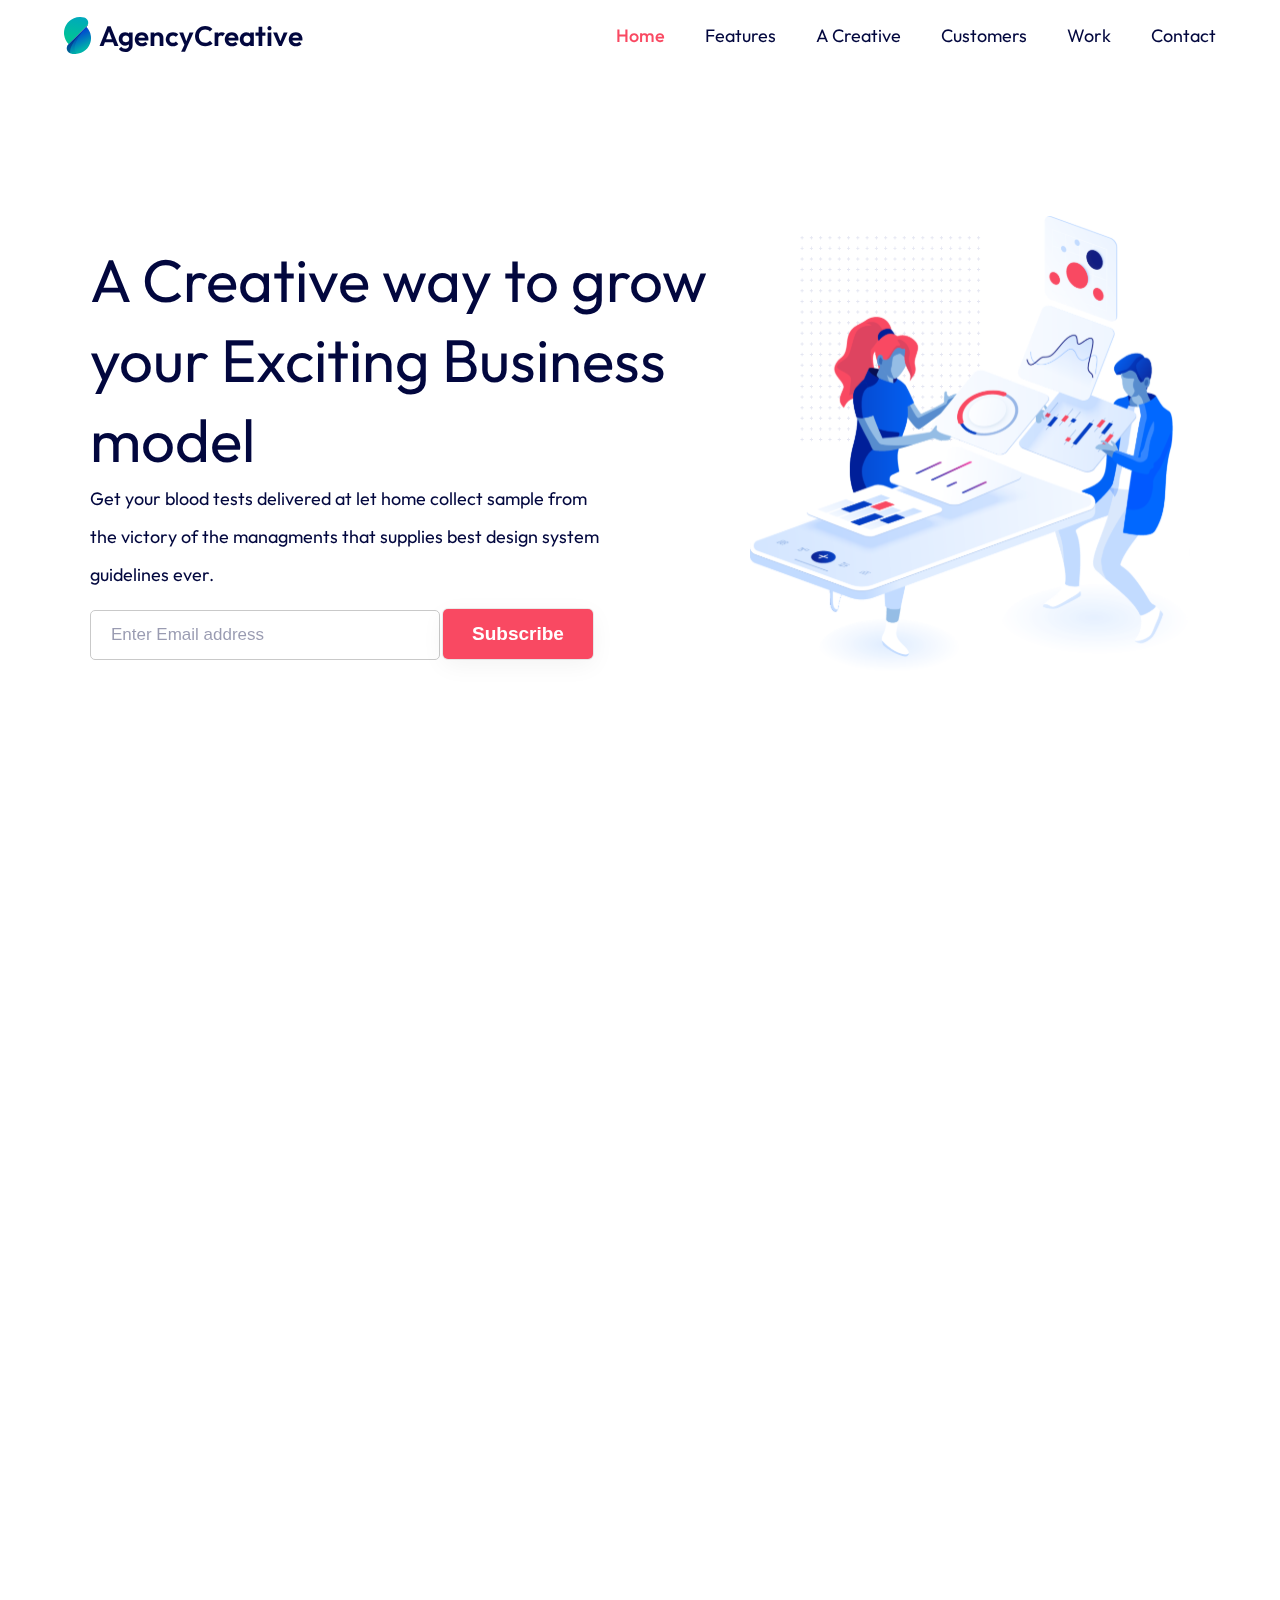
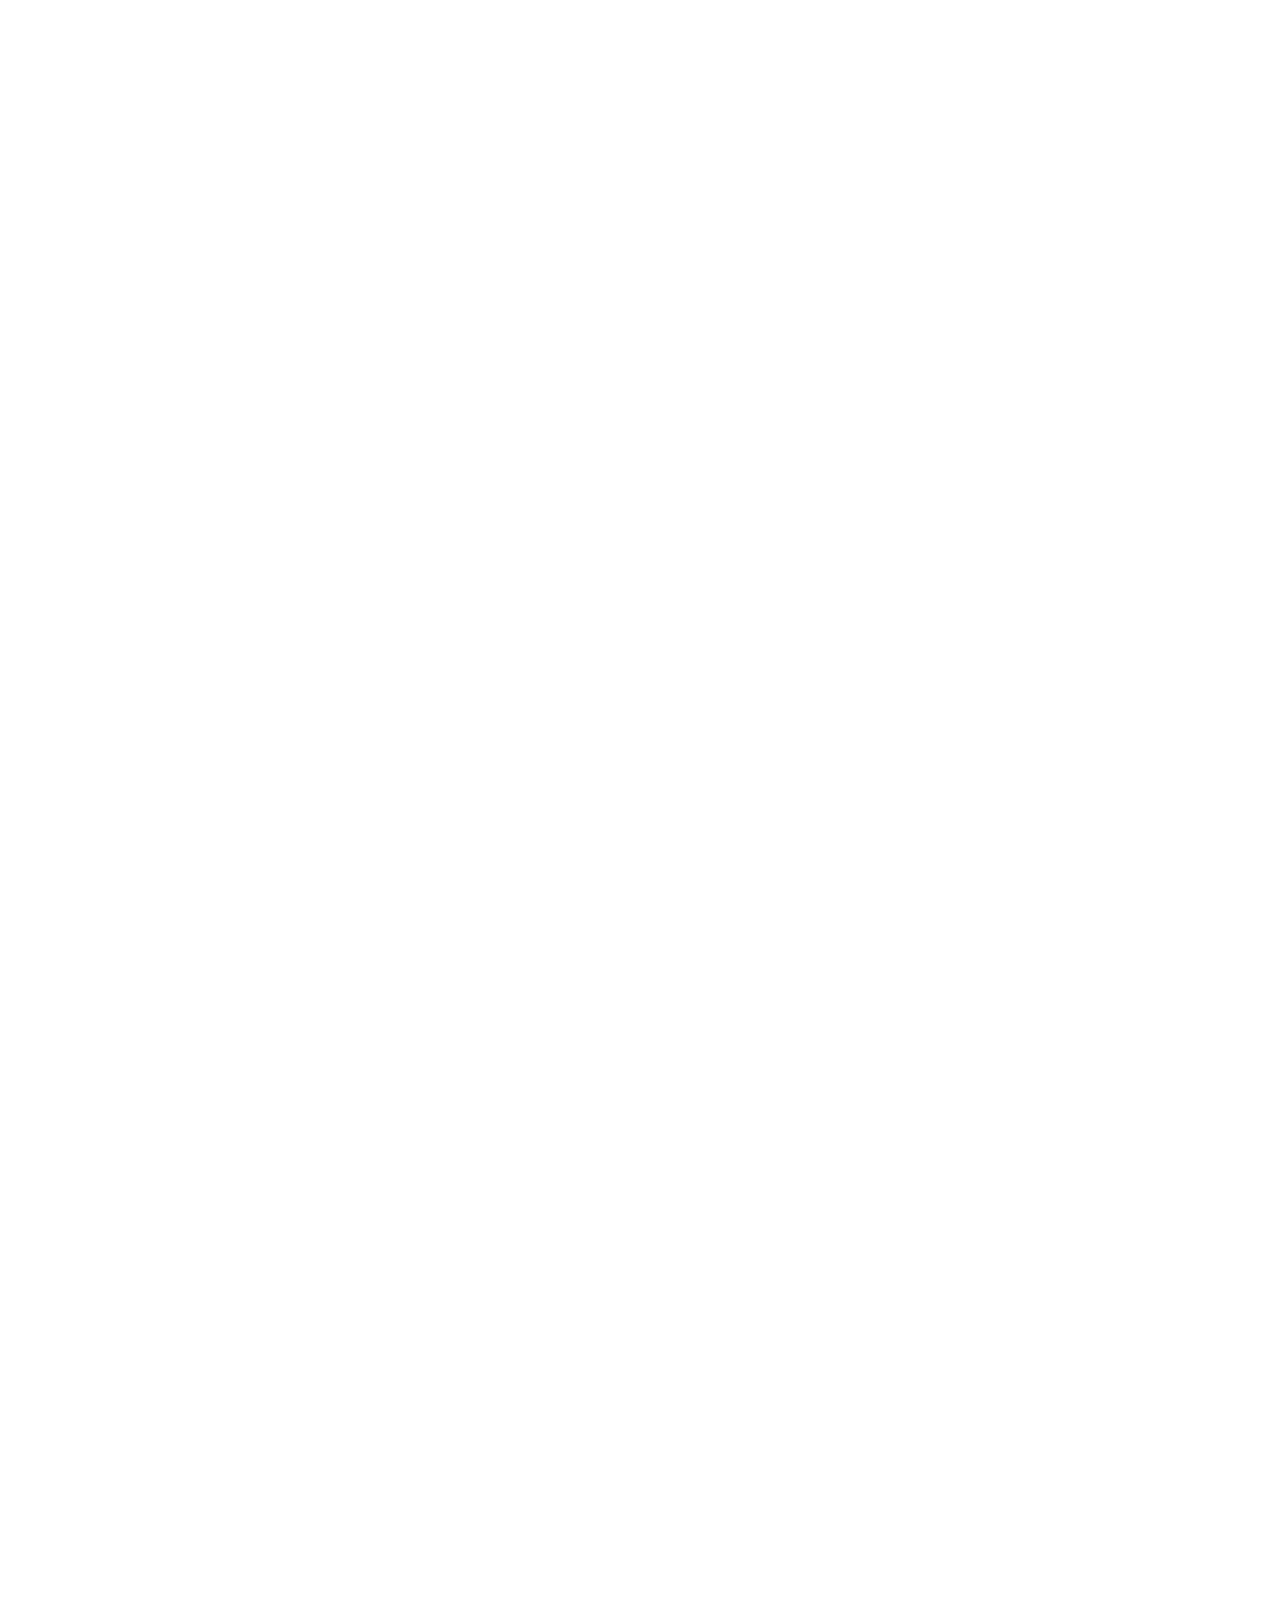
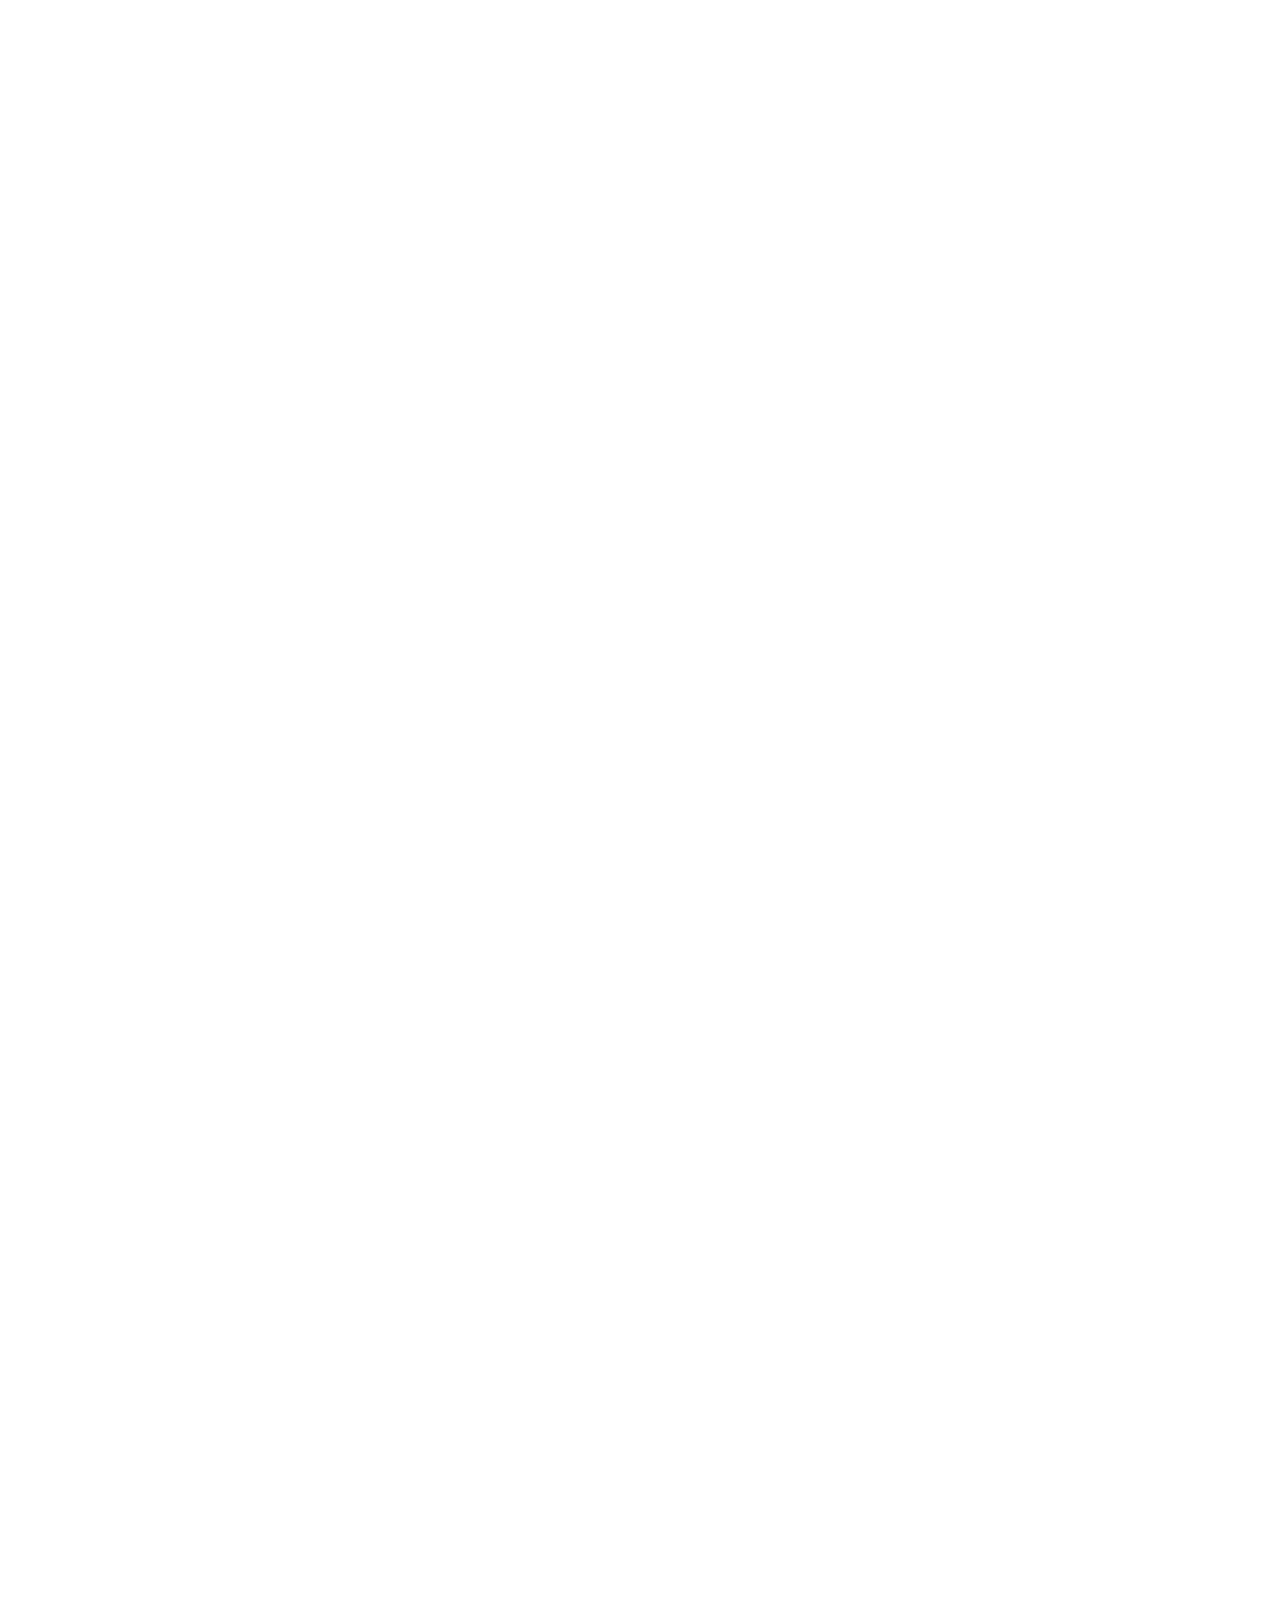
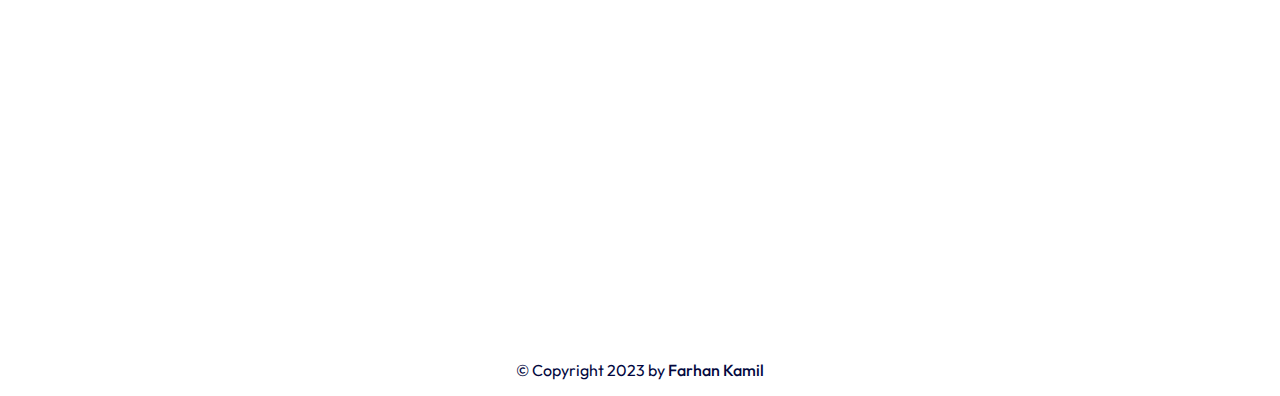
<file: index.html>
<!DOCTYPE html>
<html lang="en">
  <head>
    <meta charset="UTF-8" />
    <meta name="viewport" content="width=device-width, initial-scale=1.0" />
    <link rel="icon" type="image/svg+xml" href="public/img/logo/logo.svg" />
    <title>Agency Creative</title>
    <!-- Css -->
    <link rel="stylesheet" href="public/css/style.css" />
    <!-- Boxicons CSS -->
    <link href="https://unpkg.com/boxicons@2.1.4/css/boxicons.min.css" rel="stylesheet" />
    <!-- AOS -->
    <link href="https://unpkg.com/aos@2.3.1/dist/aos.css" rel="stylesheet" />
  </head>
  <body>
    <!-- Header -->
    <header class="animate__bounce">
      <nav id="navbar" class="navbar">
        <a href="#" class="nav-branding">
          <img src="public/img/logo/logo.svg" alt="" />
          <span>AgencyCreative</span>
        </a>

        <ul class="nav-menu">
          <li class="nav-item">
            <a href="#hero" class="nav-link active">Home</a>
          </li>
          <li class="nav-item">
            <a href="#features" class="nav-link">Features</a>
          </li>
          <li class="nav-item">
            <a href="#creative" class="nav-link">A Creative</a>
          </li>
          <li class="nav-item">
            <a href="#customers" class="nav-link">Customers</a>
          </li>
          <li class="nav-item">
            <a href="#work" class="nav-link">Work</a>
          </li>
          <li class="nav-item">
            <a href="#contact" class="nav-link">Contact</a>
          </li>
        </ul>

        <div class="hamburger">
          <span class="bar"></span>
          <span class="bar"></span>
          <span class="bar"></span>
        </div>
      </nav>
    </header>
    <!-- End Header -->

    <!-- Main -->
    <main>
      <div id="content">
        <!-- Article 1 -->
        <article id="hero" class="article-1">
          <div class="container">
            <div class="row">
              <div class="col">
                <h1 data-aos="fade-up" data-aos-duration="1000" data-aos-delay="100">A Creative way to grow your Exciting Business model</h1>
                <p data-aos="fade-up" data-aos-duration="1000" data-aos-delay="200">Get your blood tests delivered at let home collect sample from the victory of the managments that supplies best design system guidelines ever.</p>
                <form action="">
                  <input type="email" name="email" id="email" placeholder="Enter Email address" data-aos="fade-up" data-aos-duration="1000" data-aos-delay="300" />
                  <button data-aos="fade-up" data-aos-duration="1000" data-aos-delay="400">Subscribe</button>
                </form>
              </div>
              <div class="col" data-aos="fade-up" data-aos-duration="1000" data-aos-delay="500">
                <img src="public/img/article-1/article-1.svg" alt="" width="100%" />
              </div>
            </div>
          </div>
        </article>
        <!-- End Article 1 -->

        <!-- Article 2 -->
        <article id="features" class="article-2">
          <div class="container">
            <div class="heading">
              <h1 data-aos="fade-up" data-aos-duration="1000" data-aos-delay="100">Go Beyond unlimited features</h1>
              <p data-aos="fade-up" data-aos-duration="1000" data-aos-delay="200">Focus only on the meaning, we take care of the design. As soon as the meeting end you can export in one click into your preferred format.</p>
            </div>
            <div class="row">
              <div class="col" data-aos="zoom-in" data-aos-duration="1000" data-aos-delay="300">
                <img src="public/img/article-2/icons-1.svg" alt="" />
                <div>
                  <h2>Trusted marketplace</h2>
                  <span>Our homes are designed to be move-in ready. Think furnished common areas, super fast wifi, and flexible leases.</span>
                </div>
              </div>
              <div class="col" data-aos="zoom-in" data-aos-duration="1000" data-aos-delay="400">
                <img src="public/img/article-2/icons-2.svg" alt="" />
                <div>
                  <h2>Customer Gift vouchers</h2>
                  <span>Our homes are designed to be move-in ready. Think furnished common areas, super fast wifi, and flexible leases.</span>
                </div>
              </div>
              <div class="col" data-aos="zoom-in" data-aos-duration="1000" data-aos-delay="500">
                <img src="public/img/article-2/icons-3.svg" alt="" />
                <div>
                  <h2>Multiple Awards wins</h2>
                  <span>Our homes are designed to be move-in ready. Think furnished common areas, super fast wifi, and flexible leases.</span>
                </div>
              </div>
            </div>
          </div>
        </article>
        <!-- End Article 2 -->

        <!-- Article 3 -->
        <article id="creative" class="article-3">
          <div class="container">
            <div class="row">
              <div class="col" data-aos="fade-up" data-aos-duration="1000" data-aos-delay="100">
                <img src="public/img/article-3/article-3.svg" alt="" width="100%" />
              </div>
              <div class="col">
                <h1 data-aos="fade-up" data-aos-duration="1000" data-aos-delay="200">A Creative way to grow your Exciting Business model</h1>
                <p data-aos="fade-up" data-aos-duration="1000" data-aos-delay="300">Get your blood tests delivered at let home collect sample from the victory of the managments that supplies best design system guidelines ever.</p>
                <ul>
                  <li data-aos="fade-up" data-aos-duration="1000" data-aos-delay="400">
                    <img src="public/img/article-3/shape.svg" alt="" />
                    <span>Unlimited design possibility</span>
                  </li>
                  <li data-aos="fade-up" data-aos-duration="1000" data-aos-delay="500">
                    <img src="public/img/article-3/shape.svg" alt="" />
                    <span>Completely responsive features</span>
                  </li>
                </ul>
                <a href="" data-aos="fade-up" data-aos-duration="1000" data-aos-delay="600">
                  Explore Details
                  <svg xmlns="http://www.w3.org/2000/svg" width="6" height="11" viewBox="0 0 6 11" fill="none">
                    <path
                      d="M5.8497 5.84695C5.8497 6.02617 5.78126 6.20537 5.64469 6.34201L1.34487 10.6418C1.07135 10.9153 0.627884 10.9153 0.354472 10.6418C0.0810613 10.3684 0.0810613 9.92499 0.354472 9.65145L4.15919 5.84695L0.354605 2.04243C0.0811942 1.76891 0.0811942 1.32558 0.354605 1.05219C0.628016 0.778533 1.07148 0.778533 1.34501 1.05219L5.64482 5.35189C5.78142 5.4886 5.8497 5.6678 5.8497 5.84695Z"
                      fill="#4F96FF"
                    /></svg
                ></a>
              </div>
            </div>
          </div>
        </article>
        <!-- End Article 3 -->

        <!-- Article 4 -->
        <article id="customers" class="article-4">
          <div class="container">
            <div class="row">
              <div class="col">
                <h1 data-aos="fade-up" data-aos-duration="1000" data-aos-delay="100">we are committed to using fact-based knowledge to our customers</h1>
                <p data-aos="fade-up" data-aos-duration="1000" data-aos-delay="200">
                  Get your tests delivered at let home collect sample from the victory of the managments that supplies best design system guidelines ever. Get your tests delivered at let home collect sample.
                </p>
                <a href="" data-aos="fade-up" data-aos-duration="1000" data-aos-delay="300">
                  Explore Details
                  <svg xmlns="http://www.w3.org/2000/svg" width="6" height="11" viewBox="0 0 6 11" fill="none">
                    <path
                      d="M5.8497 5.84695C5.8497 6.02617 5.78126 6.20537 5.64469 6.34201L1.34487 10.6418C1.07135 10.9153 0.627884 10.9153 0.354472 10.6418C0.0810613 10.3684 0.0810613 9.92499 0.354472 9.65145L4.15919 5.84695L0.354605 2.04243C0.0811942 1.76891 0.0811942 1.32558 0.354605 1.05219C0.628016 0.778533 1.07148 0.778533 1.34501 1.05219L5.64482 5.35189C5.78142 5.4886 5.8497 5.6678 5.8497 5.84695Z"
                      fill="#4F96FF"
                    /></svg
                ></a>
              </div>
              <div class="col" data-aos="fade-up" data-aos-duration="1000" data-aos-delay="400">
                <img src="public/img/article-4/article-4.png" alt="" width="100%" />
              </div>
            </div>
          </div>
        </article>
        <!-- End Article 4 -->

        <!-- Article 5 -->
        <article id="work" class="article-5">
          <div class="container">
            <div class="heading">
              <h1 data-aos="fade-up" data-aos-duration="1000" data-aos-delay="100">Let’s meet how its work</h1>
              <p data-aos="fade-up" data-aos-duration="1000" data-aos-delay="200">Focus only on the meaning, we take care of the design. As soon as the meeting end you can export in one click into your preferred format.</p>
            </div>
            <div class="row">
              <div class="col" data-aos="zoom-in" data-aos-duration="1000" data-aos-delay="300">
                <img src="public/img/article-5/icons-1.svg" alt="" />
                <div>
                  <h2>Connect with support</h2>
                  <span>Our homes are designed to be move-in ready. Think furnished common areas, super fast wifi, and flexible leases.</span>
                </div>
              </div>
              <div class="col" data-aos="zoom-in" data-aos-duration="1000" data-aos-delay="400">
                <img src="public/img/article-5/icons-2.svg" alt="" />
                <div>
                  <h2>Explain you business idea</h2>
                  <span>Our homes are designed to be move-in ready. Think furnished common areas, super fast wifi, and flexible leases.</span>
                </div>
              </div>
              <div class="col" data-aos="zoom-in" data-aos-duration="1000" data-aos-delay="500">
                <img src="public/img/article-5/icons-3.svg" alt="" />
                <div>
                  <h2>Be partner & earn money</h2>
                  <span>Our homes are designed to be move-in ready. Think furnished common areas, super fast wifi, and flexible leases.</span>
                </div>
              </div>
            </div>
          </div>
        </article>
        <!-- End Article 5 -->

        <!-- Article 6 -->
        <!-- <aside id="article-6" class="article-6">
          <div class="container">
            <div class="heading">
              <h1>Meet our support team who always work hardly behind the scenes</h1>
              <p>Focus only on the meaning, we take care of the design. As soon as the meeting end you can export in one click into your preferred.</p>
            </div>
            <div class="row">
              <div class="col">
                <img src="public/img/article-5/icons-1.svg" alt="" />
                <div>
                  <h2>Connect with support</h2>
                  <span>Our homes are designed to be move-in ready. Think furnished common areas, super fast wifi, and flexible leases.</span>
                </div>
              </div>
              <div class="col">
                <img src="public/img/article-5/icons-2.svg" alt="" />
                <div>
                  <h2>Explain you business idea</h2>
                  <span>Our homes are designed to be move-in ready. Think furnished common areas, super fast wifi, and flexible leases.</span>
                </div>
              </div>
              <div class="col">
                <img src="public/img/article-5/icons-3.svg" alt="" />
                <div>
                  <h2>Be partner & earn money</h2>
                  <span>Our homes are designed to be move-in ready. Think furnished common areas, super fast wifi, and flexible leases.</span>
                </div>
              </div>
            </div>
          </div>
        </aside> -->
        <!-- End Article 6 -->

        <!-- article contact -->
        <article id="contact" class="contact" data-aos="fade-up" data-aos-duration="1000" data-aos-delay="100">
          <div class="row">
            <div class="col">
              <h1>Do you have any question? Feel free to contact us</h1>
            </div>
            <div class="col">
              <a href="#">CONTACT US NOW</a>
            </div>
          </div>
        </article>
        <!-- end article contact -->
      </div>
    </main>
    <!-- End Main -->

    <!-- Footer -->
    <footer>
      <div class="row">
        <div class="col" data-aos="fade-up" data-aos-duration="1000" data-aos-delay="100">
          <div class="logo">
            <a href="">
              <img src="public/img/logo/logo.svg" alt="" />
              <h1>StartupLanding</h1>
            </a>
            <p>Get your blood tests delivered at let home collect sample from the victory of the managments that supplies best design system guidelines ever.</p>
          </div>
        </div>
        <div class="col" data-aos="fade-up" data-aos-duration="1000" data-aos-delay="200">
          <h2>About Us</h2>
          <ul>
            <li>
              <a href="">Support Center</a>
            </li>
            <li>
              <a href="">Customer Support</a>
            </li>
            <li>
              <a href="">About Us</a>
            </li>
            <li>
              <a href="">Copyright</a>
            </li>
          </ul>
        </div>
        <div class="col" data-aos="fade-up" data-aos-duration="1000" data-aos-delay="200">
          <h2>Our Information</h2>
          <ul>
            <li>
              <a href="">Return</a>
            </li>
            <li>
              <a href="">Policy Privacy</a>
            </li>
            <li>
              <a href="">Terms & Conditions</a>
            </li>
            <li>
              <a href="">Site Map</a>
            </li>
          </ul>
        </div>
        <div class="col" data-aos="fade-up" data-aos-duration="1000" data-aos-delay="300">
          <h2>My Account</h2>
          <ul>
            <li>
              <a href="">Press inquiries</a>
            </li>
            <li>
              <a href="">Social media</a>
            </li>
            <li>
              <a href="">directories</a>
            </li>
            <li>
              <a href="">Images & B-roll</a>
            </li>
          </ul>
        </div>
        <div class="col" data-aos="fade-up" data-aos-duration="1000" data-aos-delay="400">
          <h2>Connect</h2>
          <ul>
            <li>
              <a href="">
                <img src="public/img/sosmed/facebook.svg" alt="" />
                <span>Facebook</span>
              </a>
            </li>
            <li>
              <a href="">
                <img src="public/img/sosmed/twitter.svg" alt="" />
                <span>Twitter</span>
              </a>
            </li>
            <li>
              <a href="">
                <img src="public/img/sosmed/github.svg" alt="" />
                <span>Github</span>
              </a>
            </li>
            <li>
              <a href="">
                <img src="public/img/sosmed/dribbble.svg" alt="" />
                <span>Dribbble</span>
              </a>
            </li>
          </ul>
        </div>
      </div>
      <div class="copyright">
        <p>&copy; Copyright 2023 by <span>Farhan Kamil</span></p>
      </div>
    </footer>
    <!-- End Footer -->

    <!-- back to top -->
    <button id="back-to-top"><i class="bx bx-up-arrow-alt"></i></button>
    <!-- end back to top -->

    <!-- Js -->
    <script src="public/js/script.js"></script>

    <!-- aos -->
    <script src="https://unpkg.com/aos@2.3.1/dist/aos.js"></script>
    <script>
      AOS.init();
    </script>
  </body>
</html>
</file>
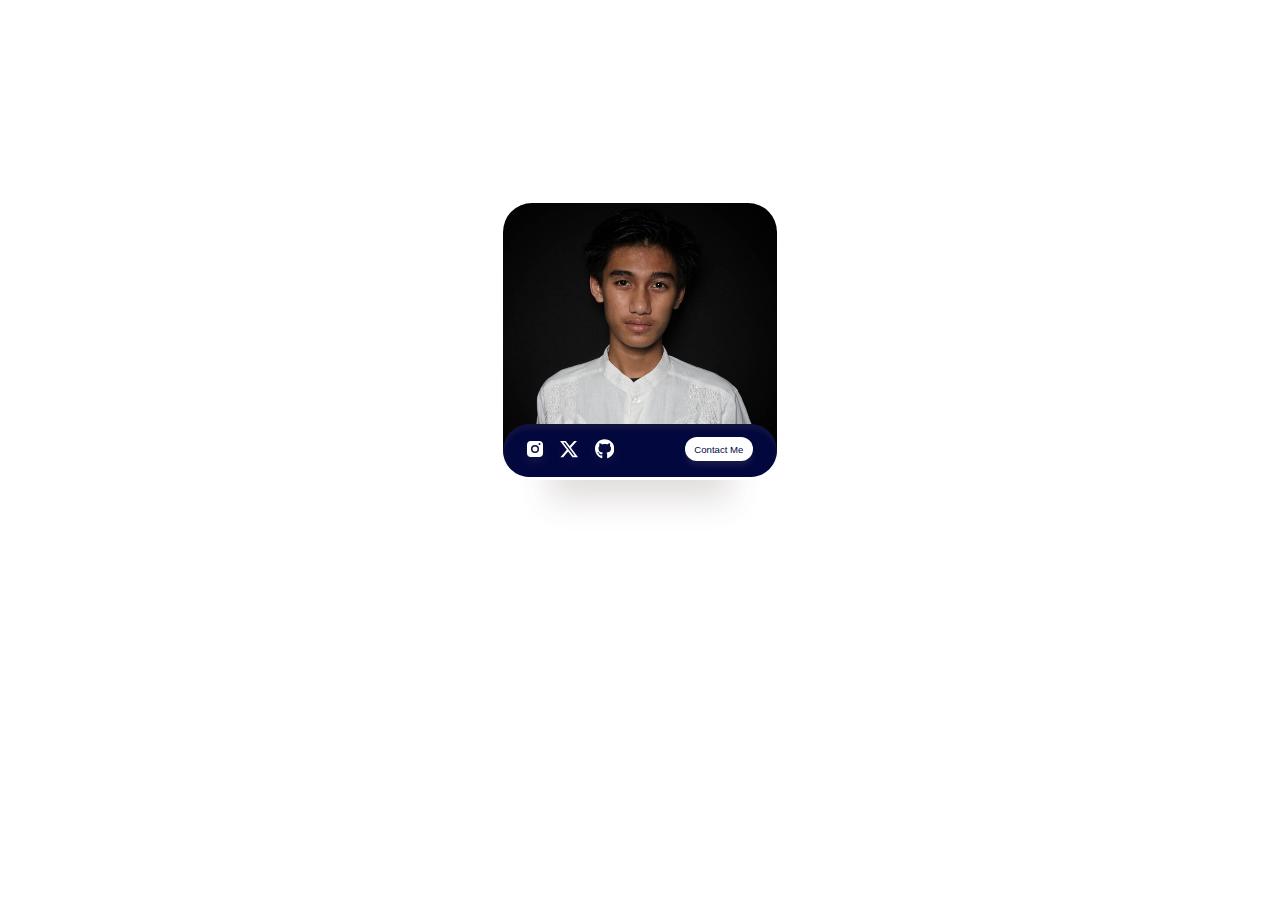
<file: test.html>
<!DOCTYPE html>
<html lang="en">
  <head>
    <meta charset="UTF-8" />
    <meta name="viewport" content="width=device-width, initial-scale=1.0" />
    <title>Document</title>
    <link rel="stylesheet" href="test.css" />
  </head>
  <body>
    <div class="card">
      <button class="mail">
        <svg xmlns="http://www.w3.org/2000/svg" width="24" height="24" viewBox="0 0 24 24" fill="none" stroke="currentColor" stroke-width="2" stroke-linecap="round" stroke-linejoin="round" class="lucide lucide-mail">
          <rect width="20" height="16" x="2" y="4" rx="2"></rect>
          <path d="m22 7-8.97 5.7a1.94 1.94 0 0 1-2.06 0L2 7"></path>
        </svg>
      </button>
      <div class="profile-pic">
        <!-- <svg version="1.1" id="svg2" width="666.66669" height="666.66669" viewBox="0 0 666.66669 666.66669" xmlns="http://www.w3.org/2000/svg">
          <defs id="defs6">
            <clipPath clipPathUnits="userSpaceOnUse" id="clipPath408">
              <path d="m 699.926,0 h 3600.16 V 4818.31 H 699.926 Z" id="path406"></path>
            </clipPath>
          </defs>

          <g id="g8" transform="matrix(1.3333333,0,0,-1.3333333,0,666.66667)">
            <g id="g10" transform="scale(0.1)">
              <path d="M 0,0 H 5000 V 5000 H 0 Z" style="fill: #fff8f6; fill-opacity: 1; fill-rule: nonzero; stroke: none" id="path12"></path>
              <path d="M 0,1126.2 H 4487.25 V 5000 H 0 Z" style="fill: #fef0ef; fill-opacity: 1; fill-rule: nonzero; stroke: none" id="path14"></path>
              <path d="M 5000,561.691 4487.25,1126.2 V 5000 H 5000 V 561.691" style="fill: #fde4e1; fill-opacity: 1; fill-rule: nonzero; stroke: none" id="path16"></path>
              <path d="M 4487.25,1146.2 5000,590.422 V 530.859 L 4487.25,1106.22 0,1106.2 v 40 h 4487.25" style="fill: #fcd0ce; fill-opacity: 1; fill-rule: nonzero; stroke: none" id="path18"></path>
              <path d="m 914.891,2652.86 h 2369.21 V 4428.88 H 914.891 Z" style="fill: #fcd0ce; fill-opacity: 1; fill-rule: nonzero; stroke: none" id="path20"></path>
              <path d="m 995.844,2713.15 h 2207.3 v 1655.44 h -2207.3 z" style="fill: #fdeae9; fill-opacity: 1; fill-rule: nonzero; stroke: none" id="path22"></path>
              <path d="M 2914.29,4139.24 H 1284.71 v 127.31 h 1629.58 v -127.31" style="fill: #fff8f6; fill-opacity: 1; fill-rule: nonzero; stroke: none" id="path24"></path>
              <path d="m 1349.04,2921.58 h -126.83 v 318.43 h 126.83 v -318.43" style="fill: #fff8f6; fill-opacity: 1; fill-rule: nonzero; stroke: none" id="path26"></path>
              <path d="m 1634.86,3519.55 h -126.83 v -597.97 h 126.83 v 597.97" style="fill: #fff8f6; fill-opacity: 1; fill-rule: nonzero; stroke: none" id="path28"></path>
              <path d="m 1920.68,3457.72 h -126.84 v -536.14 h 126.84 v 536.14" style="fill: #fff8f6; fill-opacity: 1; fill-rule: nonzero; stroke: none" id="path30"></path>
              <path d="m 2079.66,2921.58 h 126.828 v 838.84 H 2079.66 Z" style="fill: #fff8f6; fill-opacity: 1; fill-rule: nonzero; stroke: none" id="path32"></path>
              <path d="M 2699.39,2833.93 H 1138.44 v 1154 h 17.32 V 2851.25 h 1543.63 v -17.32" style="fill: #fcd0ce; fill-opacity: 1; fill-rule: nonzero; stroke: none" id="path34"></path>
              <path
                d="m 1278.36,3412.46 -11.56,12.89 296.95,266.64 275.05,-59.75 297.83,331.57 12.89,-11.57 -304.57,-339.06 -276.22,60 -290.37,-260.72"
                style="fill: #fcd0ce; fill-opacity: 1; fill-rule: nonzero; stroke: none"
                id="path36"
              ></path>
              <path d="m 2172.85,3903.25 -83.98,80.53 108.42,29.01 z" style="fill: #fcd0ce; fill-opacity: 1; fill-rule: nonzero; stroke: none" id="path38"></path>
              <path d="m 3051.89,3946.91 h -579.93 v 22.73 h 579.93 v -22.73" style="fill: #fff8f6; fill-opacity: 1; fill-rule: nonzero; stroke: none" id="path40"></path>
              <path d="m 3051.89,3891.89 h -658.23 v 22.72 h 658.23 v -22.72" style="fill: #fff8f6; fill-opacity: 1; fill-rule: nonzero; stroke: none" id="path42"></path>
              <path d="m 3051.89,3836.86 h -658.23 v 22.73 h 658.23 v -22.73" style="fill: #fff8f6; fill-opacity: 1; fill-rule: nonzero; stroke: none" id="path44"></path>
              <path d="m 3051.89,3781.84 h -658.23 v 22.72 h 658.23 v -22.72" style="fill: #fff8f6; fill-opacity: 1; fill-rule: nonzero; stroke: none" id="path46"></path>
              <path d="m 3051.89,3726.81 h -658.23 v 22.73 h 658.23 v -22.73" style="fill: #fff8f6; fill-opacity: 1; fill-rule: nonzero; stroke: none" id="path48"></path>
              <path d="m 3051.89,3671.78 h -658.23 v 22.73 h 658.23 v -22.73" style="fill: #fff8f6; fill-opacity: 1; fill-rule: nonzero; stroke: none" id="path50"></path>
              <path d="m 3051.89,3616.76 h -658.23 v 22.72 h 658.23 v -22.72" style="fill: #fff8f6; fill-opacity: 1; fill-rule: nonzero; stroke: none" id="path52"></path>
              <path d="m 3051.89,3561.73 h -658.23 v 22.73 h 658.23 v -22.73" style="fill: #fff8f6; fill-opacity: 1; fill-rule: nonzero; stroke: none" id="path54"></path>
              <path d="m 3051.89,3506.7 h -658.23 v 22.73 h 658.23 v -22.73" style="fill: #fff8f6; fill-opacity: 1; fill-rule: nonzero; stroke: none" id="path56"></path>
              <path d="m 2393.66,3451.68 h 658.23 v 22.7188 h -658.23 z" style="fill: #fff8f6; fill-opacity: 1; fill-rule: nonzero; stroke: none" id="path58"></path>
              <path d="m 2393.66,3396.65 h 658.23 v 22.7227 h -658.23 z" style="fill: #fff8f6; fill-opacity: 1; fill-rule: nonzero; stroke: none" id="path60"></path>
              <path d="m 3051.89,3341.62 h -658.23 v 22.73 h 658.23 v -22.73" style="fill: #fff8f6; fill-opacity: 1; fill-rule: nonzero; stroke: none" id="path62"></path>
              <path d="m 3051.89,3286.6 h -658.23 v 22.72 h 658.23 v -22.72" style="fill: #fff8f6; fill-opacity: 1; fill-rule: nonzero; stroke: none" id="path64"></path>
              <path d="m 3051.89,3231.57 h -658.23 v 22.73 h 658.23 v -22.73" style="fill: #fff8f6; fill-opacity: 1; fill-rule: nonzero; stroke: none" id="path66"></path>
              <path d="m 3051.89,3176.54 h -658.23 v 22.73 h 658.23 v -22.73" style="fill: #fff8f6; fill-opacity: 1; fill-rule: nonzero; stroke: none" id="path68"></path>
              <path d="m 3051.89,3121.52 h -658.23 v 22.72 h 658.23 v -22.72" style="fill: #fff8f6; fill-opacity: 1; fill-rule: nonzero; stroke: none" id="path70"></path>
              <path d="m 3051.89,3066.49 h -658.23 v 22.72 h 658.23 v -22.72" style="fill: #fff8f6; fill-opacity: 1; fill-rule: nonzero; stroke: none" id="path72"></path>
              <path d="m 3051.89,3011.46 h -658.23 v 22.72 h 658.23 v -22.72" style="fill: #fff8f6; fill-opacity: 1; fill-rule: nonzero; stroke: none" id="path74"></path>
              <path d="m 3051.89,2956.44 h -289.96 v 22.72 h 289.96 v -22.72" style="fill: #fff8f6; fill-opacity: 1; fill-rule: nonzero; stroke: none" id="path76"></path>
              <path
                d="m 3661.18,4380.23 c -149.67,0 -271.42,-121.76 -271.42,-271.42 0,-149.66 121.75,-271.42 271.42,-271.42 149.66,0 271.42,121.76 271.42,271.42 0,149.66 -121.76,271.42 -271.42,271.42 z m 0,-574.43 c -167.08,0 -303.02,135.93 -303.02,303.01 0,167.08 135.94,303.01 303.02,303.01 167.08,0 303.01,-135.93 303.01,-303.01 0,-167.08 -135.93,-303.01 -303.01,-303.01"
                style="fill: #fcd0ce; fill-opacity: 1; fill-rule: nonzero; stroke: none"
                id="path78"
              ></path>
              <path
                d="m 3846.4,4108.81 v 0 c 0,8.44 6.9,15.34 15.35,15.34 h 26.3 c 8.43,0 15.34,-6.9 15.34,-15.34 0,-8.44 -6.91,-15.34 -15.34,-15.34 h -26.3 c -8.45,0 -15.35,6.9 -15.35,15.34"
                style="fill: #fcd0ce; fill-opacity: 1; fill-rule: nonzero; stroke: none"
                id="path80"
              ></path>
              <path
                d="m 3418.96,4108.81 v 0 c 0,8.44 6.91,15.34 15.36,15.34 h 26.3 c 8.43,0 15.34,-6.9 15.34,-15.34 0,-8.44 -6.91,-15.34 -15.34,-15.34 h -26.3 c -8.45,0 -15.36,6.9 -15.36,15.34"
                style="fill: #fcd0ce; fill-opacity: 1; fill-rule: nonzero; stroke: none"
                id="path82"
              ></path>
              <path
                d="m 3661.18,3923.59 v 0 c 8.44,0 15.34,-6.91 15.34,-15.34 v -26.31 c 0,-8.43 -6.9,-15.34 -15.34,-15.34 -8.44,0 -15.34,6.91 -15.34,15.34 v 26.31 c 0,8.43 6.9,15.34 15.34,15.34"
                style="fill: #fcd0ce; fill-opacity: 1; fill-rule: nonzero; stroke: none"
                id="path84"
              ></path>
              <path
                d="m 3661.18,4351.02 v 0 c 8.44,0 15.34,-6.9 15.34,-15.34 v -26.3 c 0,-8.45 -6.9,-15.35 -15.34,-15.35 -8.44,0 -15.34,6.9 -15.34,15.35 v 26.3 c 0,8.44 6.9,15.34 15.34,15.34"
                style="fill: #fcd0ce; fill-opacity: 1; fill-rule: nonzero; stroke: none"
                id="path86"
              ></path>
              <path
                d="m 3530.21,3977.84 v 0 c 5.97,-5.97 5.97,-15.74 0,-21.7 l -18.6,-18.6 c -5.97,-5.97 -15.73,-5.97 -21.7,0 -5.96,5.97 -5.96,15.73 0,21.7 l 18.61,18.6 c 5.96,5.97 15.72,5.97 21.69,0"
                style="fill: #fcd0ce; fill-opacity: 1; fill-rule: nonzero; stroke: none"
                id="path88"
              ></path>
              <path
                d="m 3832.45,4280.08 v 0 c 5.97,-5.97 5.97,-15.73 0,-21.7 l -18.6,-18.6 c -5.97,-5.97 -15.73,-5.97 -21.7,0 -5.97,5.97 -5.97,15.73 0,21.7 l 18.6,18.6 c 5.97,5.97 15.73,5.97 21.7,0"
                style="fill: #fcd0ce; fill-opacity: 1; fill-rule: nonzero; stroke: none"
                id="path90"
              ></path>
              <path
                d="m 3530.21,4239.78 v 0 c -5.97,-5.97 -15.73,-5.97 -21.69,0 l -18.61,18.6 c -5.96,5.97 -5.96,15.73 0,21.7 5.97,5.97 15.73,5.97 21.7,0 l 18.6,-18.6 c 5.97,-5.97 5.97,-15.73 0,-21.7"
                style="fill: #fcd0ce; fill-opacity: 1; fill-rule: nonzero; stroke: none"
                id="path92"
              ></path>
              <path
                d="m 3832.45,3937.54 v 0 c -5.97,-5.97 -15.73,-5.97 -21.7,0 l -18.6,18.6 c -5.97,5.96 -5.97,15.73 0,21.7 5.97,5.97 15.73,5.97 21.7,0 l 18.6,-18.6 c 5.97,-5.97 5.97,-15.73 0,-21.7"
                style="fill: #fcd0ce; fill-opacity: 1; fill-rule: nonzero; stroke: none"
                id="path94"
              ></path>
              <path
                d="m 3686.25,4108.81 c 0,-13.85 -11.22,-25.07 -25.07,-25.07 -13.85,0 -25.07,11.22 -25.07,25.07 0,13.84 11.22,25.07 25.07,25.07 13.85,0 25.07,-11.23 25.07,-25.07"
                style="fill: #fcd0ce; fill-opacity: 1; fill-rule: nonzero; stroke: none"
                id="path96"
              ></path>
              <path
                d="m 3661.18,4140.21 v 0 c -2.68,0 -4.87,2.18 -4.87,4.87 v 128.11 c 0,2.69 2.19,4.87 4.87,4.87 2.69,0 4.87,-2.18 4.87,-4.87 v -128.11 c 0,-2.69 -2.18,-4.87 -4.87,-4.87"
                style="fill: #fcd0ce; fill-opacity: 1; fill-rule: nonzero; stroke: none"
                id="path98"
              ></path>
              <path
                d="m 3695.75,4108.81 v 0 c 0,2.69 2.18,4.87 4.87,4.87 h 84.62 c 2.69,0 4.87,-2.18 4.87,-4.87 0,-2.69 -2.18,-4.87 -4.87,-4.87 h -84.62 c -2.69,0 -4.87,2.18 -4.87,4.87"
                style="fill: #fcd0ce; fill-opacity: 1; fill-rule: nonzero; stroke: none"
                id="path100"
              ></path>
              <path d="m 2811.08,1683.91 h -78.68 v 281.2 h 78.68 v -281.2" style="fill: #fcd0ce; fill-opacity: 1; fill-rule: nonzero; stroke: none" id="path102"></path>
              <path d="m 2734.9,1686.41 h 73.68 v 276.2 h -73.68 z m 78.68,-5 h -83.68 v 286.2 h 83.68 v -286.2" style="fill: #fcd0ce; fill-opacity: 1; fill-rule: nonzero; stroke: none" id="path104"></path>
              <path d="m 2790.73,1756.66 h -37.98 v 178.52 h 37.98 v -178.52" style="fill: #fcd0ce; fill-opacity: 1; fill-rule: nonzero; stroke: none" id="path106"></path>
              <path d="m 2757.74,1761.66 h 28 v 168.53 h -28 z m 37.98,-9.99 h -47.97 v 188.51 h 47.97 v -188.51" style="fill: #fcd0ce; fill-opacity: 1; fill-rule: nonzero; stroke: none" id="path108"></path>
              <path d="m 2968.46,1683.91 h -78.68 v 281.2 h 78.68 v -281.2" style="fill: #fcd0ce; fill-opacity: 1; fill-rule: nonzero; stroke: none" id="path110"></path>
              <path d="m 2892.27,1686.41 h 73.69 v 276.2 h -73.69 z m 78.69,-5 h -83.68 v 286.2 h 83.68 v -286.2" style="fill: #fcd0ce; fill-opacity: 1; fill-rule: nonzero; stroke: none" id="path112"></path>
              <path d="m 2948.11,1756.66 h -37.98 v 178.52 h 37.98 v -178.52" style="fill: #fcd0ce; fill-opacity: 1; fill-rule: nonzero; stroke: none" id="path114"></path>
              <path d="m 2915.12,1761.66 h 27.99 v 168.53 h -27.99 z m 37.98,-9.99 h -47.96 v 188.51 h 47.96 v -188.51" style="fill: #fcd0ce; fill-opacity: 1; fill-rule: nonzero; stroke: none" id="path116"></path>
              <path d="m 2889.78,1683.91 h -78.7 v 281.2 h 78.7 v -281.2" style="fill: #fcd0ce; fill-opacity: 1; fill-rule: nonzero; stroke: none" id="path118"></path>
              <path d="m 2869.41,1756.66 h -37.97 v 178.52 h 37.97 v -178.52" style="fill: #fcd0ce; fill-opacity: 1; fill-rule: nonzero; stroke: none" id="path120"></path>
              <path
                d="m 1071.52,2645.58 c 6.16,10.04 33.79,32.89 40.36,42.67 18.94,28.26 52.01,77.18 82.18,97.67 9.51,6.46 40.24,10.88 43.61,5.2 4.02,-6.77 -11.83,-7.71 -26.78,-14 -8.95,-3.76 -11.3,-13.34 -15.68,-19.31 9.07,-2.61 16.3,-6.1 12.79,-14.85 11.28,-1.69 15.53,-7.56 13.48,-18.77 22.62,-5.78 -13.1,-41.1 -21.58,-48.72 -5.52,-4.96 -11.55,-9.71 -18.69,-11.72 -7.15,-2.03 -24.27,-3.38 -29.15,2.21 -16.16,-11.71 -39.82,-43.31 -39.82,-43.31"
                style="fill: #fcd0ce; fill-opacity: 1; fill-rule: nonzero; stroke: none"
                id="path122"
              ></path>
              <path
                d="m 692.59,786.012 41.078,0.449 c -0.172,-19.129 67.852,-36.16 97.129,-55.352 8.641,-5.66 24.715,-16.769 14.359,-26.8 -6.176,-5.977 -19.433,-8.028 -28.218,-7.809 -36.223,0.91 -73.047,0.23 -106.372,12.148 -13.382,4.801 -27.679,11.774 -31.25,23.571 -4.714,15.601 13.614,26.902 13.274,53.793"
                style="fill: #fcd0ce; fill-opacity: 1; fill-rule: nonzero; stroke: none"
                id="path124"
              ></path>
              <path
                d="m 236.465,771.34 40.199,0.449 c -0.164,-19.117 66.285,-36.168 94.902,-55.348 8.446,-5.671 24.157,-16.781 14.036,-26.812 -6.036,-5.981 -19,-8.02 -27.582,-7.797 -35.418,0.898 -71.403,0.219 -103.977,12.137 -13.082,4.801 -27.063,11.773 -30.547,23.57 -4.613,15.602 13.305,26.902 12.969,53.801"
                style="fill: #fcd0ce; fill-opacity: 1; fill-rule: nonzero; stroke: none"
                id="path126"
              ></path>
              <path
                d="m 729.652,2025.12 c 53.004,-269.56 53.004,-393.22 59.426,-591.82 7.797,-241.24 -28.414,-464.909 -42.637,-662.652 0,0 -30.484,-14.789 -57.668,-0.699 -25.941,120.86 -102.625,346.171 -76.082,506.411 4.77,28.79 8.68,57.72 9.028,86.9 0.82,68.39 -193.637,395.15 -154.762,707.41"
                style="fill: #fcd0ce; fill-opacity: 1; fill-rule: nonzero; stroke: none"
                id="path128"
              ></path>
              <path
                d="m 551.762,2116.81 c 17.89,-176.45 -66.153,-599.99 -99.133,-763.54 -43.027,-213.38 -153.652,-563.45 -161.09,-597.239 -14.199,-9.531 -56.805,0.711 -56.805,0.711 -2.468,162.406 -44.211,378.558 13.246,533.038 10.321,27.75 21.661,55.54 25.09,84.57 3.258,27.56 -93.257,338.29 -76.437,470.17 8.887,69.68 33.719,153.77 94.676,229.93"
                style="fill: #fcd0ce; fill-opacity: 1; fill-rule: nonzero; stroke: none"
                id="path130"
              ></path>
              <path
                d="m 537.809,1839.29 c -7.496,-46.72 -14.192,-93.54 -19.926,-140.51 -0.578,-4.72 -1.211,-9.42 -1.699,-14.15 -0.129,-1.25 -0.383,-2.56 -0.301,-3.81 0.058,-0.94 -0.113,-3.07 0.133,-1.21 -0.364,-2.73 3.933,-2.71 4.293,0 -0.352,-2.65 -0.075,-0.86 0.242,0.24 0.301,1.02 0.488,2.01 0.664,3.06 0.633,3.81 1.144,7.64 1.691,11.46 1.813,12.68 3.731,25.36 5.356,38.07 3.703,28.85 7.422,57.71 10.453,86.63 0.695,6.6 1.387,13.22 2.078,19.82 0.18,1.69 -2.719,2.1 -2.984,0.4"
                style="fill: #fcd0ce; fill-opacity: 1; fill-rule: nonzero; stroke: none"
                id="path132"
              ></path>
              <path
                d="m 332.875,2756.77 c 29.961,31.32 84.684,18.2 127.605,24.28 33.36,4.73 66.715,9.46 100.079,14.18 7.953,1.13 16.046,2.26 23.984,1.02 11.52,-1.81 21.645,-8.4 31.363,-14.84 27.848,-18.44 55.696,-36.88 83.547,-55.32 29.75,-19.7 27.008,-62.55 31.027,-94.92 4.723,-38.06 8.247,-76.27 11.004,-114.53 5.434,-75.29 7.93,-150.8 8.532,-226.29 0.574,-72.24 -4.137,-143.8 -9.141,-215.82 -0.34,-4.9 -0.676,-9.88 0.297,-14.7 1.887,-9.29 8.43,-17.03 11.125,-26.13 5.496,-18.54 -6.012,-37.87 -19.52,-51.73 -57.355,-58.85 -159.183,-47.31 -233.832,-46.41 -72.73,0.87 -145.351,14.3 -213.75,39.92 -25.195,9.43 -76.218,22.82 -93.425,45.22 -17.594,22.9 22.671,77.83 23.375,105.68 4.324,171.4 8.324,341.74 12.644,513.14 0.84,33.27 -25.156,67.31 -2.043,90.49"
                style="fill: #fcd0ce; fill-opacity: 1; fill-rule: nonzero; stroke: none"
                id="path134"
              ></path>
              <path
                d="m 199.426,1928.11 c 7.676,-1.92 11.082,-10.82 12.453,-18.61 4.32,-24.45 0.484,-49.52 -3.348,-74.06 -1.301,-8.27 -2.593,-16.55 -3.886,-24.83 -0.68,-4.34 -1.36,-8.77 -0.629,-13.11 0.675,-4.06 2.554,-7.8 4.238,-11.56 3.894,-8.71 6.875,-17.88 11.742,-26.09 4.867,-8.21 12.067,-15.59 21.289,-18.04 1.348,-0.36 2.754,-0.62 3.949,-1.33 1.567,-0.94 2.594,-2.54 3.618,-4.04 2.652,-3.88 7.199,-7.91 11.468,-5.95 1.649,9.38 -0.703,18.93 -1.757,28.4 -2.004,18.03 0.792,36.59 8.035,53.23 0.48,1.1 1.035,2.25 2.058,2.88 3.063,1.87 6.203,-2.3 7.395,-5.69 1.488,-4.22 2.976,-8.45 4.469,-12.67 0.929,-2.65 2.543,-5.79 5.343,-5.73 3.125,0.06 4.45,3.94 4.922,7.04 0.781,5.08 1.563,10.16 2.344,15.24 1.805,11.7 3.59,23.75 0.851,35.28 -1.968,8.29 -6.199,15.87 -10.734,23.07 -4.613,7.34 -9.598,14.42 -14.941,21.23 -3.164,4.04 -6.629,8.5 -6.379,13.62"
                style="fill: #fcd0ce; fill-opacity: 1; fill-rule: nonzero; stroke: none"
                id="path136"
              ></path>
              <path
                d="m 1194.34,2167.15 c 6.53,-2.79 35.6,-24.1 42.05,-26.27 5.67,-1.92 23.16,0.77 36.32,0.16 4.85,-0.23 21.76,-6.35 28.11,-9.27 2.32,-1.08 9.94,-4.37 12.15,-5.67 2.29,-1.34 4.43,-2.93 6.57,-4.5 4.75,-3.5 9.49,-7.01 14.24,-10.52 1.23,-0.9 2.55,-1.93 2.94,-3.41 0.43,-1.6 -0.39,-3.33 -1.68,-4.37 -1.29,-1.02 -2.97,-1.44 -4.61,-1.62 -7.85,-0.8 -26.54,8.07 -26.53,7.11 0.01,-0.85 16.25,-14.4 22.79,-21.31 4.58,-4.85 21.66,-35.43 18.79,-42.68 -2.84,-7.19 -12.67,-8.2 -19.04,-6.43 -10.15,2.82 -30.06,22.53 -30.06,22.53 0,0 -11.31,3.39 -23.25,4.81 -6.36,0.77 -12.97,0.85 -18.79,3.54 -12.4,5.72 -16.94,20.89 -26.56,30.59 -7.23,7.29 -16.92,11.05 -26.14,15.1 -10.05,4.42 -26.59,11.02 -26.59,11.02"
                style="fill: #fcd0ce; fill-opacity: 1; fill-rule: nonzero; stroke: none"
                id="path138"
              ></path>
              <path
                d="m 1252.4,2107.92 c 7.87,-3.1 16.11,-5.08 24.52,-5.92 4.22,-0.42 8.42,-0.52 12.65,-0.25 3.83,0.24 8.5,0.29 11.91,2.17 1.27,0.69 0.53,2.32 -0.66,2.47 -3.9,0.48 -8.19,-0.74 -12.12,-0.95 -3.91,-0.21 -7.86,-0.23 -11.78,-0.01 -8.15,0.46 -16.18,2.09 -23.9,4.75 -1.45,0.48 -2,-1.72 -0.62,-2.26"
                style="fill: #fcd0ce; fill-opacity: 1; fill-rule: nonzero; stroke: none"
                id="path140"
              ></path>
              <path
                d="m 358.523,2609.3 c -71.804,-160.82 -123.921,-278.71 -173.578,-370.52 -2.367,-12.42 53.453,-250.68 85.129,-328.76 0,0 -6.074,-18.88 -27.023,-18.88 -20.946,0 -32.637,2.98 -32.637,2.98 0,0 -185.3124,239 -180.5038,371.95 6.9062,190.69 118.9338,405.64 145.5818,439.04 52.824,66.18 174.758,73.85 250.27,95.43"
                style="fill: #fcd0ce; fill-opacity: 1; fill-rule: nonzero; stroke: none"
                id="path142"
              ></path>
              <path
                d="m 528.715,2806.1 c 37.398,-3.35 162.394,-22.63 193.973,-34.36 53.906,-20.01 109.539,-209.96 158.296,-301.8 58.032,69.01 221.266,211.92 221.266,211.92 l 38.2,-40.27 c 0,0 -208.38,-365.6 -274.161,-357.09 -65.781,8.51 -184.918,208.44 -229.805,265.78"
                style="fill: #fcd0ce; fill-opacity: 1; fill-rule: nonzero; stroke: none"
                id="path144"
              ></path>
              <path
                d="m 425.414,2933.54 c -8.809,-47.72 -15.836,-95.78 -21.051,-144.03 -1.496,-14.09 34.09,-25.88 44.004,-29.63 37.742,-14.26 87.082,-12.11 111.336,25.12 9.727,14.93 0.57,31.9 -3.375,48.39 -5.566,23.3 -10.976,46.64 -16.601,69.93"
                style="fill: #fcd0ce; fill-opacity: 1; fill-rule: nonzero; stroke: none"
                id="path146"
              ></path>
              <path
                d="m 582.031,3068.32 c 19.762,-6.66 33.559,-25.35 39.782,-45.26 6.218,-19.9 6.042,-41.16 5.808,-62.02 -0.058,-5.46 -0.141,-11.03 -1.918,-16.19 -2.738,-7.94 -16.683,-28.98 -24.89,-30.71 -8.215,-1.74 -10.375,16.07 -15.504,22.7 -2.844,3.67 -4.426,8.14 -5.957,12.52 -5.387,15.38 -10.774,30.76 -16.161,46.14"
                style="fill: #fcd0ce; fill-opacity: 1; fill-rule: nonzero; stroke: none"
                id="path148"
              ></path>
              <path
                d="m 607.34,2932.04 c -3.047,28.24 0.797,56.87 -4.426,85.03 -6.316,34.08 -24.75,61.46 -58.617,72.14 -36.238,11.44 -78.891,4.29 -110.18,-16.98 -50.594,-34.39 -56.445,-108.55 -24.664,-160.83 31.781,-52.27 52.832,-71.39 69.641,-77.93 30.043,-11.69 106.14,-2.72 118.152,14.25 11.074,15.65 11.723,69.22 10.094,84.32"
                style="fill: #fcd0ce; fill-opacity: 1; fill-rule: nonzero; stroke: none"
                id="path150"
              ></path>
              <path
                d="m 361.5,3002.41 c 3.41,14.62 9.867,27.75 10.629,42.89 -4.348,42.39 24.891,66.96 33.406,72.41 31.051,19.9 70.551,21.41 107.063,16.19 20.234,-2.89 39.879,-9.13 58.632,-17.15 30.032,-12.85 58.606,-49.55 25.442,-77.6 -5.438,-4.6 -12.461,-6.79 -19.363,-8.48 -32.637,-8.02 -65.532,-5.79 -98.7,-8 -8.027,-0.54 -23.437,-1.62 -29.796,-7.06 -7.997,-6.85 -5.575,-26.05 -3.965,-34.96 2.261,-12.5 7.07,-24.4 11.57,-36.22 1.375,-3.62 6.148,-13.46 -0.789,-14.37 -2.984,-0.38 -15.801,14.79 -18.852,19.73 -2.422,3.92 -6.187,6.51 -10.66,7.64 -1.625,-13.73 4.215,-25.74 3.254,-39.19 -0.758,-10.49 -0.637,-21.16 -1.992,-31.6 -17.027,2.21 -19.641,3 -30.16,8.62 -10.524,5.63 -28.071,22.13 -31.164,33.65 -6.68,24.86 -10.559,47.79 -4.555,73.5"
                style="fill: #fcd0ce; fill-opacity: 1; fill-rule: nonzero; stroke: none"
                id="path152"
              ></path>
              <path
                d="m 582.387,2985.42 c -4.422,4.71 -9.907,4.96 -12.657,-6.49 -1.726,-7.21 -0.335,-20.55 9.395,-20.61 14.879,-0.09 10.48,19.43 3.262,27.1"
                style="fill: #fcd0ce; fill-opacity: 1; fill-rule: nonzero; stroke: none"
                id="path154"
              ></path>
              <path
                d="m 584.398,2979.4 c -1.96,2.08 -4.394,2.2 -5.613,-2.88 -0.765,-3.2 -0.152,-9.11 4.164,-9.14 6.598,-0.04 4.649,8.62 1.449,12.02"
                style="fill: #fcd0ce; fill-opacity: 1; fill-rule: nonzero; stroke: none"
                id="path156"
              ></path>
              <path
                d="m 493.395,2970.91 c -4.903,4.94 -11.032,5.15 -14.215,-7 -2.008,-7.65 -0.582,-21.76 10.3,-21.73 16.633,0.05 11.907,20.68 3.915,28.73"
                style="fill: #fcd0ce; fill-opacity: 1; fill-rule: nonzero; stroke: none"
                id="path158"
              ></path>
              <path
                d="m 495.582,2964.56 c -2.18,2.19 -4.894,2.28 -6.305,-3.11 -0.886,-3.39 -0.257,-9.65 4.567,-9.63 7.379,0.02 5.277,9.16 1.738,12.74"
                style="fill: #fcd0ce; fill-opacity: 1; fill-rule: nonzero; stroke: none"
                id="path160"
              ></path>
              <path
                d="m 459.516,2997.85 c 5.019,0.58 10.125,0.6 15.132,-0.08 2.457,-0.33 4.864,-0.87 7.266,-1.46 2.133,-0.52 5.547,-2.26 7.578,-0.97 l 0.914,2.24 c -0.941,2.58 -4.488,3.03 -6.883,3.57 -2.718,0.63 -5.515,0.99 -8.296,1.21 -5.422,0.44 -10.856,0.11 -16.207,-0.83 -2.051,-0.36 -1.602,-3.92 0.496,-3.68"
                style="fill: #fcd0ce; fill-opacity: 1; fill-rule: nonzero; stroke: none"
                id="path162"
              ></path>
              <path
                d="m 586.43,3028.9 c -4.953,1.94 -10.434,0.44 -14.535,-2.69 -2.188,-1.68 -4.102,-3.67 -5.719,-5.9 -0.742,-1.03 -1.395,-2.2 -1.946,-3.35 l -0.476,-2.06 -0.508,-1.98 c -0.453,-1.77 1.688,-2.95 3,-1.74 l 1.258,1.15 1.285,0.9 2.035,2.61 c 1.516,1.89 2.446,3.38 4.289,5.08 1.266,1.17 2.992,2.26 4.692,3 1.574,0.69 3.679,1.18 5.504,0.92 2.675,-0.38 3.679,3.06 1.121,4.06"
                style="fill: #fcd0ce; fill-opacity: 1; fill-rule: nonzero; stroke: none"
                id="path164"
              ></path>
              <path
                d="m 527.465,2892.82 -0.207,1.2 c 15.75,3.25 31.504,6.49 47.254,9.73 l 1.328,-0.22 0.14,-0.87 c -0.222,-3.1 -0.453,-6.2 -0.683,-9.3 -0.258,-3.53 -0.547,-7.17 -2.098,-10.36 -1.379,-2.82 -3.672,-5.11 -6.242,-6.93 -7.113,-5.01 -16.59,-6.48 -24.922,-3.93 -3.472,1.07 -6.816,2.85 -9.187,5.6 -2.375,2.76 -6.407,12.74 -5.59,16.28"
                style="fill: #fcd0ce; fill-opacity: 1; fill-rule: nonzero; stroke: none"
                id="path166"
              ></path>
              <path
                d="m 554.543,2950.77 c 3.16,-3.99 6.082,-8.18 8.719,-12.53 2.519,-4.37 5.437,-9.19 4.277,-15.86 -0.449,-1.66 -1.543,-3.32 -3.023,-4.39 -1.426,-0.98 -3.231,-1.49 -4.36,-1.7 -2.551,-0.48 -5.105,-0.92 -7.691,-1.07 -5.152,-0.42 -10.352,-0.01 -15.336,1.19 5.074,0.74 9.965,1.64 14.773,2.67 2.395,0.59 4.793,1.09 7.125,1.81 2.438,0.63 3.278,1.25 3.703,2.81 0.817,3.4 -1.046,8.42 -2.957,12.83 -2.007,4.57 -3.75,9.3 -5.23,14.24"
                style="fill: #fcd0ce; fill-opacity: 1; fill-rule: nonzero; stroke: none"
                id="path168"
              ></path>
              <path
                d="m 436.777,2949.79 c -3.203,2.93 -6.484,5.93 -10.461,7.69 -3.972,1.77 -8.839,2.12 -12.539,-0.18 -2.996,-1.86 -4.797,-5.14 -6.136,-8.41 -3.993,-9.77 -4.95,-20.99 -1.403,-30.93 3.551,-9.94 11.926,-18.33 22.215,-20.7 10.285,-2.38 22.098,2 27.406,11.12"
                style="fill: #fcd0ce; fill-opacity: 1; fill-rule: nonzero; stroke: none"
                id="path170"
              ></path>
              <path
                d="m 409.633,2833.52 c 30.051,-25.09 82.187,-62.19 119.777,-73.13 -20.394,-9.34 -35.555,-42.52 -36.406,-61.99 -36.207,21.33 -74.344,59.83 -96.395,95.59"
                style="fill: #fcd0ce; fill-opacity: 1; fill-rule: nonzero; stroke: none"
                id="path172"
              ></path>
              <path
                d="m 558.688,2824.92 c -2.493,-20.65 -15.434,-49 -29.278,-64.53 26.625,-0.68 41.02,-37.87 38.078,-41.83 0,0 13.293,46.23 4.875,88.5"
                style="fill: #fcd0ce; fill-opacity: 1; fill-rule: nonzero; stroke: none"
                id="path174"
              ></path>
              <path
                d="m 536.582,2738.15 c 8.379,-140.98 17.441,-281.92 24.07,-422.99 3.188,-67.72 5.743,-135.48 6.621,-203.27 0.657,-50.23 8.618,-119.27 -20.449,-163.06 -1.047,-1.58 1.399,-2.88 2.496,-1.46 28.274,36.86 23.035,98.41 22.672,142.07 -0.582,69.6 -3.199,139.18 -6.484,208.7 -6.938,146.81 -17.965,293.38 -27.832,440.01 h -1.094"
                style="fill: #fcd0ce; fill-opacity: 1; fill-rule: nonzero; stroke: none"
                id="path176"
              ></path>
              <path d="m 528.715,2565.06 c 6.976,0 6.988,10.84 0,10.84 -6.977,0 -6.985,-10.84 0,-10.84" style="fill: #fcd0ce; fill-opacity: 1; fill-rule: nonzero; stroke: none" id="path178"></path>
              <path d="m 535.172,2428.72 c 6.976,0 6.984,10.84 0,10.84 -6.981,0 -6.988,-10.84 0,-10.84" style="fill: #fcd0ce; fill-opacity: 1; fill-rule: nonzero; stroke: none" id="path180"></path>
              <path d="m 541.621,2292.37 c 6.977,0 6.988,10.85 0,10.85 -6.976,0 -6.988,-10.85 0,-10.85" style="fill: #fcd0ce; fill-opacity: 1; fill-rule: nonzero; stroke: none" id="path182"></path>
              <path d="m 548.07,2156.04 c 6.981,0 6.993,10.83 0,10.83 -6.972,0 -6.984,-10.83 0,-10.83" style="fill: #fcd0ce; fill-opacity: 1; fill-rule: nonzero; stroke: none" id="path184"></path>
              <path d="m 548.07,2019.69 c 6.981,0 6.993,10.85 0,10.85 -6.972,0 -6.984,-10.85 0,-10.85" style="fill: #fcd0ce; fill-opacity: 1; fill-rule: nonzero; stroke: none" id="path186"></path>
              <path d="m 522.266,2701.4 c 6.976,0 6.988,10.84 0,10.84 -6.977,0 -6.989,-10.84 0,-10.84" style="fill: #fcd0ce; fill-opacity: 1; fill-rule: nonzero; stroke: none" id="path188"></path>
              <path
                d="m 347.34,2570.76 c -2.274,-12.87 -7.61,-25.36 -12.594,-37.37 -7.676,-18.5 -16.266,-36.64 -25.051,-54.63 -20.707,-42.4 -42.961,-84.05 -65.507,-125.5 -17.516,-32.22 -35.204,-64.34 -52.825,-96.5 -2.129,-3.88 -4.258,-7.76 -6.297,-11.68 -0.867,-1.68 -2.234,-3.68 -2.582,-5.57 -0.589,-3.17 0.918,-7.44 1.481,-10.54 1.527,-8.42 3.18,-16.84 4.851,-25.25 5.508,-27.68 11.61,-55.23 17.981,-82.72 7.926,-34.16 15.906,-68.45 26.234,-101.97 2.512,-8.15 5.051,-16.3 7.824,-24.37 0.649,-1.89 3.5,-1.13 3.012,0.83 -15.855,63.9 -32.359,127.56 -46.035,191.99 -3.492,16.47 -7.195,32.92 -10.062,49.5 l -0.247,1.51 -0.074,-0.18 c 0.27,0.83 0.039,0.24 0.664,1.53 1.559,3.24 3.239,6.41 4.918,9.57 15.93,30.07 32.707,59.69 48.907,89.61 22.414,41.41 44.378,83.1 65.078,125.4 9.144,18.7 18.101,37.51 26.16,56.7 5.707,13.59 11.371,27.42 14.789,41.8 0.57,2.41 1.062,4.83 1.406,7.28 0.184,1.31 -1.793,1.91 -2.031,0.56"
                style="fill: #fcd0ce; fill-opacity: 1; fill-rule: nonzero; stroke: none"
                id="path190"
              ></path>
              <path
                d="m 437.094,2880.48 c 12.422,-18.69 27.601,-36.84 48.789,-45.7 10.355,-4.34 21.496,-6.4 32.668,-7 11.715,-0.63 25.328,-0.95 36.488,3.12 1.785,0.66 1.477,3.15 -0.449,3.3 -11.121,0.86 -22.399,-1.39 -33.59,-0.99 -11.258,0.41 -22.594,2.17 -33.113,6.32 -20.93,8.25 -34.582,26.03 -48.949,42.37 -0.875,1 -2.575,-0.3 -1.844,-1.42"
                style="fill: #fcd0ce; fill-opacity: 1; fill-rule: nonzero; stroke: none"
                id="path192"
              ></path>
              <path
                d="m 1163.57,2741.26 c 5.05,1.27 10.22,2.39 15.36,3.22 5.07,0.83 10.94,2.13 16.07,1.78 l 4.46,-1.14 -2.01,-1.75 c -2.1,-1.45 -4.41,-2.61 -6.69,-3.76 -4.01,-2.02 -8.88,-3.54 -12.47,-6.28 -2.14,-1.63 -2.86,-4.49 -3.08,-7.05 -0.42,-5.06 0.37,-10.25 0.13,-15.34 -0.54,-11.21 -3.31,-22.32 -12.08,-29.94 -1.92,-1.67 0.63,-5.04 2.74,-3.56 8.4,5.91 12.39,15.53 13.71,25.48 0.81,6.04 0.38,12.23 -0.24,18.28 -0.37,3.71 -1.35,8.09 2.37,10.18 5.2,2.94 10.76,5.22 15.8,8.45 2.91,1.86 7.8,6.07 2.09,7.95 -5.53,1.82 -11.47,0.3 -17.04,-0.52 -6.77,-1 -13.08,-2.73 -19.33,-5.5 l 0.21,-0.5"
                style="fill: #fcd0ce; fill-opacity: 1; fill-rule: nonzero; stroke: none"
                id="path194"
              ></path>
              <path
                d="m 4166.23,629.648 -13.17,704.592 h 46.87 l -13.18,-704.592 c -0.16,-7.148 -4.75,-12.937 -10.26,-12.937 -5.51,0 -10.1,5.789 -10.26,12.937"
                style="fill: #fcd0ce; fill-opacity: 1; fill-rule: nonzero; stroke: none"
                id="path196"
              ></path>
              <path
                d="m 4550.21,657.09 -272.23,650.01 43.56,17.29 247.73,-659.73 c 2.49,-6.699 0.36,-13.781 -4.76,-15.808 -5.13,-2.032 -11.53,1.66 -14.3,8.238"
                style="fill: #fcd0ce; fill-opacity: 1; fill-rule: nonzero; stroke: none"
                id="path198"
              ></path>
              <path
                d="m 3802.77,657.09 272.23,650.01 -43.56,17.29 -247.73,-659.73 c -2.49,-6.699 -0.36,-13.781 4.76,-15.808 5.12,-2.032 11.53,1.66 14.3,8.238"
                style="fill: #fcd0ce; fill-opacity: 1; fill-rule: nonzero; stroke: none"
                id="path200"
              ></path>
              <path
                d="m 3994.04,1530.23 c -14.71,197.23 0.38,398.57 57.42,588.75 46.77,155.94 211.19,194.9 347.35,113.83 131.11,-78.05 204.9,-231.16 246.76,-370.42 40.29,-134.05 66.53,-288.32 27.78,-425.78 -42.09,-149.32 -185.25,-203.6 -326.49,-217.84 -186.03,-18.75 -377.93,-12.3 -559.84,33.32 -56.56,14.19 -117.1,62.26 -49.95,112.39 55.52,41.46 144.08,57.04 212.37,58.14"
                style="fill: #fcd0ce; fill-opacity: 1; fill-rule: nonzero; stroke: none"
                id="path202"
              ></path>
              <path
                d="m 3856.62,671.789 c -8,-16.168 -24.45,-24.82 -39.36,-33.418 -14.91,-8.609 -30.72,-20.262 -34.59,-37.949 15.45,-8.281 33.7,-9.57 51.22,-6.992 17.51,2.57 34.54,8.781 51.43,14.961 6.98,2.558 14.31,5.347 19.36,11.308 6.18,7.293 7.6,17.75 7.97,27.442 0.75,19.441 -8.44,35.257 -8.44,35.257"
                style="fill: #fcd0ce; fill-opacity: 1; fill-rule: nonzero; stroke: none"
                id="path204"
              ></path>
              <path
                d="m 4473.13,1540.55 c 9.06,-29.51 16.25,-59.57 21.56,-89.96 10.44,-59.93 -8.99,-122.31 -62.07,-156.64 -29.13,-18.84 -63.34,-28.15 -97.34,-35.06 -62.08,-12.62 -124.34,12.66 -186.85,14.4 -68.46,1.91 -136.54,2.9 -204.85,9.17 -31.59,2.9 -63.36,8.38 -94.94,9.9 -25.92,1.26 -51.43,7.17 -70.85,26.24 -32.47,31.9 -34.21,88 -33.37,130.56 0.1,4.8 0.71,9.8 3.44,13.74 2.86,4.12 9.55,17.19 14.1,19.3 109.49,50.77 226.68,69.84 347.16,76.67"
                style="fill: #fcd0ce; fill-opacity: 1; fill-rule: nonzero; stroke: none"
                id="path206"
              ></path>
              <path
                d="m 3923.73,1262.66 c -4.42,48.05 -10.96,97.05 -31.44,139.74 -20.47,42.71 -57.51,78.54 -101.13,82.99 -14.6,1.49 -30.12,-0.82 -42.02,-10.25 -11.06,-8.77 -17.81,-22.63 -23.22,-36.43 -47.82,-122.06 -16.89,-262.26 14.66,-390.6 29.4,-119.622 85.54,-257.239 114.95,-376.86 l 48.68,11.148 c 26.08,191.922 37.28,387.192 19.52,580.262"
                style="fill: #fcd0ce; fill-opacity: 1; fill-rule: nonzero; stroke: none"
                id="path208"
              ></path>
              <path
                d="m 4516.36,1762.07 c -10.18,-49.98 -20.35,-99.96 -30.52,-149.94 -3.71,-18.2 -7.41,-37.05 -3.44,-55.2 0.82,-3.72 1.92,-7.78 0.21,-11.19 -1.28,-2.56 -3.88,-4.15 -6.41,-5.48 -19.35,-10.14 -41.71,-12.55 -63.48,-14.51 -112.31,-10.08 -225.3,-12.67 -337.96,-7.77 -26.63,1.16 -54.29,3.04 -77.58,15.99 -6.64,3.7 -13.36,12.52 -7.95,17.86 2.25,2.22 5.73,2.54 8.51,4.06 6.93,3.77 7.57,13.29 7.34,21.17 -1.76,59.65 -3.52,119.45 -11.95,178.54 -8.63,60.51 -24.23,120.29 -25.93,181.39 -0.73,25.91 1.06,51.93 -1.69,77.7 -2.72,25.35 -9.78,50 -16.82,74.51 -1.39,4.82 -2.77,9.65 -4.16,14.48"
                style="fill: #fcd0ce; fill-opacity: 1; fill-rule: nonzero; stroke: none"
                id="path210"
              ></path>
              <path
                d="m 4073.5,646.719 c -7.99,-16.168 -24.46,-24.821 -39.36,-33.418 -14.9,-8.61 -30.72,-20.262 -34.59,-37.949 15.45,-8.282 33.7,-9.563 51.21,-6.993 17.52,2.571 34.55,8.789 51.45,14.961 6.98,2.559 14.3,5.352 19.35,11.309 6.18,7.293 7.6,17.75 7.97,27.441 0.75,19.442 -1.48,38.871 -6.6,57.2"
                style="fill: #fcd0ce; fill-opacity: 1; fill-rule: nonzero; stroke: none"
                id="path212"
              ></path>
              <path
                d="m 4240.85,1218.89 c 3.74,47.98 5.54,97.19 -7.53,142.29 -13.07,45.1 -43.68,85.91 -86.1,96.8 -14.2,3.64 -29.95,3.67 -43.33,-3.84 -12.44,-6.98 -21.46,-19.62 -29.14,-32.4 -67.96,-113.06 -60.99,-255.73 -51.43,-386.81 8.92,-122.16 41.27,-266.039 50.18,-388.211 l 55.38,-0.129 c 58.22,185.09 96.98,379.54 111.97,572.3"
                style="fill: #fcd0ce; fill-opacity: 1; fill-rule: nonzero; stroke: none"
                id="path214"
              ></path>
              <path
                d="m 4203.52,1662.97 c -63.09,0.71 -187.2,-1.16 -250.13,2.24 -109.24,5.91 -86.29,118.75 -89.02,204.33 -2.15,67.07 1.67,134.24 7.7,201.02 3.11,34.38 6.86,68.71 10.95,102.99 3.68,30.89 5.98,65.58 24.71,91.76 23.17,32.39 64.14,46.55 101.39,54.87 46.76,10.44 93.13,22.55 139.86,33.16 l 176.78,-2.06 c 67.92,-21.76 124.97,-45.16 192.89,-66.92 17.71,-5.68 35.98,-11.67 49.82,-24.11 49.82,-44.77 40.55,-126.31 37.12,-186.09 -1.76,-30.62 -8.17,-60.77 -14.55,-90.78 -18.06,-84.84 -38.09,-165.91 -78.36,-243.53 -8.07,-15.55 -16.93,-31.12 -29.97,-42.82 -19.84,-17.78 -47.46,-24.74 -74.1,-24.89"
                style="fill: #fcd0ce; fill-opacity: 1; fill-rule: nonzero; stroke: none"
                id="path216"
              ></path>
              <path
                d="m 4302.06,2498.33 c 9.19,-49.81 16.52,-99.99 21.96,-150.36 -23.4,-17.35 -53.84,-23.3 -82.9,-21.1 -29.04,2.21 -77.03,10.22 -85.49,27.76 4.76,16.78 18.06,74.76 27.09,112.15"
                style="fill: #fcd0ce; fill-opacity: 1; fill-rule: nonzero; stroke: none"
                id="path218"
              ></path>
              <path
                d="m 4091.7,2612.95 c -9.11,-6.13 -22.72,-12.86 -26.3,-23.93 -1.86,-5.72 -1.8,-11.86 -1.54,-17.87 1.51,-35.12 9.48,-69.96 23.38,-102.25 2.26,-5.26 4.95,-10.75 9.84,-13.69 6.48,-3.9 14.74,-2.19 22.08,-0.37 6.06,1.52 12.13,3.02 18.18,4.53 4.35,1.09 9.1,2.45 11.53,6.2"
                style="fill: #fcd0ce; fill-opacity: 1; fill-rule: nonzero; stroke: none"
                id="path220"
              ></path>
              <path
                d="m 4103.72,2468.74 c -4.71,29.29 -16.45,57.06 -18.94,86.84 -3.02,36.07 8,68.71 39.17,88.79 33.34,21.5 78.27,26.03 115.63,13.21 60.41,-20.71 86.79,-93.88 69.16,-155.28 -11.01,-38.36 -36.54,-72.2 -58.66,-88.1 -18.31,-13.16 -54.84,-13.52 -78.74,-12.07 -19.47,1.17 -34.42,1.17 -46.66,16.36 -9.94,12.34 -18.45,34.6 -20.96,50.25"
                style="fill: #fcd0ce; fill-opacity: 1; fill-rule: nonzero; stroke: none"
                id="path222"
              ></path>
              <path
                d="m 4295.39,2517.28 c -1.47,-18.2 3.26,-38 6.06,-56 0.23,-1.54 0.54,-3.21 1.68,-4.29 1.7,-1.61 4.42,-1.22 6.71,-0.71 7.55,1.65 15.1,3.3 22.65,4.95 2.54,0.56 5.16,1.14 7.3,2.62 4.11,2.83 5.55,8.34 5.28,13.32 -0.28,4.99 -1.95,9.78 -2.73,14.72 -2.35,15.08 3.74,29.99 7.89,44.68 10.06,35.52 8.92,74.12 -3.21,108.98 -2.3,6.63 -5.35,13.55 -11.32,17.23 -2.34,1.44 -5.05,2.32 -7.13,4.13 -2.57,2.25 -3.83,5.6 -5.09,8.78 -8.29,20.8 -22.58,40.98 -43.83,48.04 -13.17,4.37 -27.5,3.2 -41.21,1.08 -37.68,-5.84 -74.25,-18.53 -112.26,-21.55 -21.09,-1.68 -45.65,1.39 -57.33,19.03 -5.86,-10 -7.12,-22.58 -3.37,-33.55 -5.29,2.86 -10.6,5.72 -15.9,8.58 0.45,-9.32 2.86,-18.54 7.04,-26.88 -3.05,2.66 -7,4.27 -11.03,4.5 -3.16,0.18 -2.34,-55.33 -1.15,-59.84 9.64,-36.31 66.8,-28.52 93.15,-21.91 6.34,1.6 12.79,3.42 19.3,2.8 6.94,-0.65 13.29,-4 19.79,-6.5 12.05,-4.63 25.18,-6.35 38.02,-5.14 7.02,0.66 13.38,2.76 20.16,4.37 3.03,0.71 11.44,4.05 14,2.86 3.32,-1.54 4.18,-20.23 5.1,-24.28 1.08,-4.78 0.93,-13.34 6.36,-15.54 2.97,-1.19 6.28,0.24 9.14,1.64 2.26,1.11 4.56,2.24 6.27,4.08 1.53,1.64 2.5,3.76 4.17,5.24 1.68,1.48 4.56,2.07 6.02,0.36 l 0.96,-2.06 c 3.78,-12.4 6.32,-25.19 7.54,-38.1"
                style="fill: #fcd0ce; fill-opacity: 1; fill-rule: nonzero; stroke: none"
                id="path224"
              ></path>
              <path
                d="m 4269.42,2546.15 c 2.42,3.85 4.9,7.76 8.42,10.63 3.52,2.88 8.31,4.57 12.67,3.28 3.53,-1.05 6.25,-3.86 8.49,-6.79 6.72,-8.73 10.78,-19.77 9.94,-30.77 -0.84,-10.98 -6.98,-21.73 -16.67,-26.95 -9.71,-5.22 -22.82,-4.07 -30.67,3.66"
                style="fill: #fcd0ce; fill-opacity: 1; fill-rule: nonzero; stroke: none"
                id="path226"
              ></path>
              <path d="m 4449.89,2165.14 c -22.73,-111.29 -45.48,-222.58 -68.22,-333.87 l -41.46,54.17 109.68,279.7" style="fill: #fcd0ce; fill-opacity: 1; fill-rule: nonzero; stroke: none" id="path228"></path>
              <path
                d="m 4030.7,1856.76 c 15.81,11.45 202.57,68.74 230.66,75.98 -30.79,-7.14 -49.31,-7.42 -80.49,-12.59 -36.19,-6.01 -86.06,-19.56 -118.35,-34.04 -0.09,79.96 -9.56,276.68 -19.05,292.09 -0.08,-37.69 2.84,-131.36 1.88,-158.44 -1.92,-54.55 -6.57,-109.01 -14.65,-163"
                style="fill: #fcd0ce; fill-opacity: 1; fill-rule: nonzero; stroke: none"
                id="path230"
              ></path>
              <path
                d="m 4245.18,2325.72 c 2.74,-51.87 5.96,-107.08 -0.24,-158.72 -0.42,-3.45 -5.19,-3.57 -5.46,0 -3.88,52.14 -0.16,106.44 1.1,158.72 0.06,2.98 4.44,2.95 4.6,0"
                style="fill: #fcd0ce; fill-opacity: 1; fill-rule: nonzero; stroke: none"
                id="path232"
              ></path>
              <path
                d="m 4325.76,2351.28 c -15.4,-26.7 -50.23,-27.88 -77.65,-28.58 -34,-0.86 -67.97,1.33 -92.88,27.06 -4.19,4.32 2.41,10.94 6.63,6.61 22.07,-22.69 52.11,-25.09 82.05,-24.77 29.31,0.32 55.61,1.79 78.61,22.19 1.71,1.51 4.46,-0.4 3.24,-2.51"
                style="fill: #fcd0ce; fill-opacity: 1; fill-rule: nonzero; stroke: none"
                id="path234"
              ></path>
              <path
                d="m 4225.44,2287.07 c -0.19,-1.95 -0.43,-3.5 -2.03,-4.77 -1.79,-1.41 -3.66,-1.42 -5.46,0 -1.63,1.29 -1.85,2.83 -2.03,4.77 -0.57,6.12 10.1,6.13 9.52,0"
                style="fill: #fcd0ce; fill-opacity: 1; fill-rule: nonzero; stroke: none"
                id="path236"
              ></path>
              <path d="m 4224.23,2240.27 0.12,-2.03 c 0.27,-4.72 -7.61,-4.72 -7.34,0 l 0.12,2.03 c 0.26,4.56 6.83,4.57 7.1,0" style="fill: #fcd0ce; fill-opacity: 1; fill-rule: nonzero; stroke: none" id="path238"></path>
              <path d="m 4227.37,2192.73 c 1.16,-5.2 -5.97,-8.61 -8.83,-3.73 -3.63,6.21 7.33,10.56 8.83,3.73" style="fill: #fcd0ce; fill-opacity: 1; fill-rule: nonzero; stroke: none" id="path240"></path>
              <path
                d="m 4116.04,2537.81 c 3.03,5.73 8.28,7.42 13.97,-2.94 3.57,-6.52 5.76,-19.8 -3.64,-22.43 -14.38,-4.02 -15.29,16.04 -10.33,25.37"
                style="fill: #fcd0ce; fill-opacity: 1; fill-rule: nonzero; stroke: none"
                id="path242"
              ></path>
              <path d="m 4115.68,2531.45 c 1.35,2.54 3.68,3.29 6.2,-1.3 1.59,-2.89 2.55,-8.78 -1.62,-9.95 -6.37,-1.78 -6.77,7.11 -4.58,11.25" style="fill: #fcd0ce; fill-opacity: 1; fill-rule: nonzero; stroke: none" id="path244"></path>
              <path
                d="m 4208.87,2540.5 c 3.43,6.08 9.31,7.9 15.61,-3.01 3.97,-6.88 6.32,-20.92 -4.23,-23.77 -16.11,-4.35 -16.99,16.87 -11.38,26.78"
                style="fill: #fcd0ce; fill-opacity: 1; fill-rule: nonzero; stroke: none"
                id="path246"
              ></path>
              <path d="m 4208.44,2533.77 c 1.52,2.69 4.13,3.51 6.92,-1.34 1.76,-3.05 2.8,-9.27 -1.87,-10.54 -7.15,-1.92 -7.54,7.48 -5.05,11.88" style="fill: #fcd0ce; fill-opacity: 1; fill-rule: nonzero; stroke: none" id="path248"></path>
              <path
                d="m 4231.07,2571.63 c -5.06,-0.77 -10.05,-2.12 -14.77,-4.14 -2.31,-0.99 -4.52,-2.16 -6.72,-3.39 -1.1,-0.62 -2.16,-1.32 -3.26,-1.95 -1.38,-0.78 -2.54,-1.4 -4.08,-0.68 l -0.99,1.72 c -0.17,2.65 4.01,4.37 5.98,5.41 2.42,1.28 4.98,2.34 7.56,3.27 5.08,1.83 10.4,2.94 15.79,3.44 2.08,0.19 2.58,-3.36 0.49,-3.68"
                style="fill: #fcd0ce; fill-opacity: 1; fill-rule: nonzero; stroke: none"
                id="path250"
              ></path>
              <path
                d="m 4102.35,2570.25 c 4.2,3.11 9.85,3.21 14.57,1.31 2.62,-1.05 5.04,-2.47 7.24,-4.25 0.97,-0.77 1.86,-1.69 2.69,-2.61 0.96,-1.05 1.45,-2.54 2.16,-3.8 0.91,-1.6 -0.88,-3.27 -2.46,-2.45 l -1.44,0.74 -1.57,0.55 c -0.92,0.53 -1.77,1.37 -2.63,2 -1.87,1.36 -3.58,2.81 -5.66,3.87 -3.04,1.56 -7.44,2.44 -10.77,1.01 -2.49,-1.08 -4.32,2 -2.13,3.63"
                style="fill: #fcd0ce; fill-opacity: 1; fill-rule: nonzero; stroke: none"
                id="path252"
              ></path>
              <path
                d="m 4193.7,2462.71 -0.12,1.22 c -16.1,-1.03 -32.21,-2.06 -48.32,-3.09 l -1.22,-0.57 0.09,-0.88 c 1.05,-2.93 2.08,-5.87 3.13,-8.81 1.18,-3.35 2.42,-6.8 4.77,-9.48 2.07,-2.37 4.9,-3.98 7.87,-5.06 8.22,-2.96 17.78,-1.87 25.16,2.8 3.08,1.95 5.85,4.55 7.42,7.85 1.56,3.29 2.83,14.01 1.1,17.24"
                style="fill: #fcd0ce; fill-opacity: 1; fill-rule: nonzero; stroke: none"
                id="path254"
              ></path>
              <path
                d="m 4152.16,2511.64 c -2,-4.7 -3.72,-9.54 -5.12,-14.44 -1.28,-4.9 -2.83,-10.33 0.05,-16.48 0.88,-1.48 2.37,-2.8 4.08,-3.43 1.65,-0.59 3.53,-0.6 4.68,-0.5 2.59,0.2 5.19,0.46 7.72,0.99 5.1,0.96 10.02,2.73 14.54,5.21 -5.11,-0.64 -10.08,-1.07 -15.01,-1.34 -2.47,-0.06 -4.93,-0.21 -7.38,-0.14 -2.53,-0.03 -3.5,0.36 -4.33,1.75 -1.69,3.09 -1.22,8.43 -0.54,13.21 0.74,4.96 1.17,9.99 1.31,15.17"
                style="fill: #fcd0ce; fill-opacity: 1; fill-rule: nonzero; stroke: none"
                id="path256"
              ></path>
              <path
                d="m 4281.09,2299 c -4.7,5.55 -8.52,11.85 -11.28,18.58 -1.18,2.89 -2.23,5.97 -4.51,8.1 -3.65,3.43 -9.23,3.42 -14.23,3.23 -24.11,-0.91 -43.54,-0.44 -65.6,9.33 -1.02,0.45 -6.77,5.61 -10.57,1.97 -1.2,-1.15 -1.74,-5.56 -1.22,-7.14 2.02,-6.22 14.55,-33.53 20.56,-36.14 3.55,-1.55 6.98,1.36 8.69,4.84 -0.63,-4.16 7.62,-16.47 14.87,-18.38 3.07,-0.81 8.04,0.59 11.1,1.44 l 1.62,0.26 c 1.08,-0.2 1.61,-1.4 2,-2.42 3.25,-8.58 9.68,-15.9 17.75,-20.25"
                style="fill: #fcd0ce; fill-opacity: 1; fill-rule: nonzero; stroke: none"
                id="path258"
              ></path>
              <path
                d="m 4471.7,1871.89 c 4.57,8.21 -17.97,97.4 -30.53,141.26 -17.02,59.44 -159.42,292.47 -159.42,292.47 l -59.09,-34.04 c 0,0 -2.58,-213.5 35.76,-388.46 23.46,-107.06 55.44,-199.68 132.61,-220.15 58.09,-15.41 114.21,44.5 114.21,44.5 l 6.2,30.42"
                style="fill: #fcd0ce; fill-opacity: 1; fill-rule: nonzero; stroke: none"
                id="path260"
              ></path>
              <path
                d="m 4278.69,2286.47 c -5.86,26.91 -14.82,52.95 -26.63,77.37 -2.1,4.35 -4.32,8.68 -7.18,12.5 -6.77,9.01 -16.69,14.54 -26.32,19.82 -2.96,1.63 -6.02,3.28 -9.35,3.72 -3.1,0.4 -6.24,-0.27 -9.32,-0.94 -10.85,-2.38 -31.63,-9.76 -30.92,-12.24 1.58,-5.44 5.05,-5.08 7.14,-5.18 8.81,-0.41 16.12,1.4 24.92,0.99 -4.43,-1.03 -9.22,-2.28 -12.11,-6.06 -2.89,-3.8 -2.05,-10.87 2.36,-11.73 -3.35,1.61 -7.72,0.44 -10.07,-2.69 -2.35,-3.13 -2.48,-7.94 -0.28,-11.08 1.05,-1.51 2.67,-3.06 2.2,-4.91 -0.37,-1.4 -1.76,-2.13 -2.85,-3 -4.68,-3.78 -3.6,-10.29 -0.99,-14.88 3.16,-5.55 6.33,-11.11 9.49,-16.67 1.11,-1.97 2.04,-5.12 4.21,-5.12 7.05,0 2.1,13.38 2.1,13.38 0,0 10.08,-13.85 15.12,-20.78 3.53,-4.84 7.54,-12.36 14.76,-10.13 1.82,0.55 3.52,2.21 5.32,1.72 1.25,-0.34 2.04,-1.6 2.71,-2.78 4.14,-7.21 8.28,-14.43 12.42,-21.65"
                style="fill: #fcd0ce; fill-opacity: 1; fill-rule: nonzero; stroke: none"
                id="path262"
              ></path>
              <path
                d="m 4245.39,2375.17 c -7.59,7.84 -16.48,14.53 -26.45,19.02 -4.89,2.19 -9.98,4.12 -15.4,4.05 -2.86,-0.03 -5.69,-0.45 -8.45,-1.13 -2.37,-0.59 -4.9,-1.75 -7.37,-1.63 l -0.66,1.6 c 3.23,3.6 10.55,4.2 15.08,4.42 5.79,0.29 10.98,-1.41 16.24,-3.66 11.05,-4.73 20.83,-11.92 28.55,-21.13 0.89,-1.07 -0.55,-2.58 -1.54,-1.54"
                style="fill: #fcd0ce; fill-opacity: 1; fill-rule: nonzero; stroke: none"
                id="path264"
              ></path>
              <path
                d="m 4224.13,2369.03 c -3.29,2.41 -6.76,4.56 -10.38,6.42 -1.77,0.91 -3.55,1.75 -5.38,2.5 -0.97,0.4 -1.93,0.77 -2.91,1.13 -0.98,0.35 -1.86,0.55 -2.5,1.4 l 0.65,1.6 c 1.02,0.27 1.95,-0.23 2.88,-0.6 0.91,-0.35 1.81,-0.71 2.71,-1.09 1.91,-0.82 3.8,-1.72 5.64,-2.68 3.67,-1.94 7.16,-4.17 10.47,-6.66 1.19,-0.88 0.05,-2.91 -1.18,-2.02"
                style="fill: #fcd0ce; fill-opacity: 1; fill-rule: nonzero; stroke: none"
                id="path266"
              ></path>
              <path
                d="m 4198.99,2334.93 c -1.14,0.84 -2.32,1.62 -3.55,2.33 -1.27,0.73 -2.61,1.31 -3.89,2.01 -1.24,0.67 -2.54,1.2 -3.81,1.81 l -1.7,0.79 -1.13,0.44 -0.96,0.71 0.47,1.81 2.29,-0.05 2.24,-0.53 c 1.49,-0.41 2.93,-1.1 4.32,-1.78 2.69,-1.32 5.12,-3.49 7.24,-5.58 0.97,-0.96 -0.34,-2.82 -1.52,-1.96"
                style="fill: #fcd0ce; fill-opacity: 1; fill-rule: nonzero; stroke: none"
                id="path268"
              ></path>
              <path
                d="m 4207.67,2353.82 c -2.71,2.29 -5.7,4.01 -8.86,5.57 -3.1,1.54 -6.55,2.32 -9.42,4.3 -0.87,0.62 -0.91,2.25 0.33,2.5 3.99,0.81 7.8,-0.93 11.25,-2.8 3.35,-1.83 6.38,-4.5 8.95,-7.31 1.42,-1.53 -0.69,-3.58 -2.25,-2.26"
                style="fill: #fcd0ce; fill-opacity: 1; fill-rule: nonzero; stroke: none"
                id="path270"
              ></path>
              <path
                d="m 4193.19,2320.12 0.03,-0.02 -0.17,0.13 -0.87,0.84 -0.6,0.92 -1.12,1.9 -1.08,1.91 c -0.42,0.85 -0.89,1.71 -0.77,2.7 l 0.64,1.25 1.38,0.29 0.75,-0.27 0.68,-0.56 0.98,-1.2 1.16,-1.95 1.08,-2.36 0.38,-1.08 0.06,-1.46 -0.91,-1.35 -1.62,0.31"
                style="fill: #fcd0ce; fill-opacity: 1; fill-rule: nonzero; stroke: none"
                id="path272"
              ></path>
              <path
                d="m 4488.66,1878.58 c -25.52,134.06 -165.63,347.47 -208.41,418.32 -4.34,0.57 -37.94,-10.02 -50.05,-30.17 11.61,-154.22 51.02,-463.19 133.79,-551.03 16.07,-17.04 37.53,-31.8 60.98,-32.78 28.68,-1.19 72.15,31.1 87.71,56.93"
                style="fill: #fcd0ce; fill-opacity: 1; fill-rule: nonzero; stroke: none"
                id="path274"
              ></path>
              <path
                d="m 4324.99,1288.59 c 44.8,7.88 91.36,19.01 125.25,49.34 15.53,13.9 27.59,31.17 39.51,48.27 1.95,2.8 3.9,5.61 5.86,8.42 -5.91,-40.21 -26.5,-77.07 -62.99,-100.67 -29.13,-18.84 -63.34,-28.15 -97.34,-35.06 -30.52,-6.2 -61.08,-3.24 -91.71,1.58 0.01,30.78 1.51,89.52 -14.41,113.27 30.98,-7.25 25.51,-77.7 56.2,-86.05 12.86,-3.51 26.51,-1.41 39.63,0.9"
                style="fill: #fcd0ce; fill-opacity: 1; fill-rule: nonzero; stroke: none"
                id="path276"
              ></path>
              <path
                d="m 3879.46,1207.91 c -17.56,57.94 -44,114.12 -48.6,174.48 -0.23,3.06 -0.34,6.36 1.35,8.91 1.88,2.85 5.35,4.49 8.75,4.86 101.51,10.96 183.61,16.34 279.88,71.31 l 35.93,10.16 c -51,-22.16 -90.31,-47.18 -113.8,-97.57 -12.27,-26.31 -16.22,-64.12 -18.03,-102.96 -24.41,1.17 -56.91,3.11 -81.36,5.36 -7.36,0.67 -14.74,1.5 -22.12,2.38 0.83,-7.4 1.59,-14.8 2.27,-22.18 17.76,-193.07 6.56,-388.34 -19.52,-580.262 l -14.61,-3.339 c 3.18,96.613 23.97,222.332 17.36,315.183 -5.47,76.758 -5.18,140.008 -27.5,213.668"
                style="fill: #fcd0ce; fill-opacity: 1; fill-rule: nonzero; stroke: none"
                id="path278"
              ></path>
              <path
                d="m 4298.17,1845.71 c -88.79,-58.78 -186.1,-125.26 -287.93,-156.44 h 59.2 c 38.91,7.41 180.15,113.83 208.54,135.24 28.4,21.42 20.19,21.2 20.19,21.2"
                style="fill: #fcd0ce; fill-opacity: 1; fill-rule: nonzero; stroke: none"
                id="path280"
              ></path>
              <path
                d="m 4459.89,1979.37 c 15.28,-2.58 30.25,-6.99 44.49,-13.07 3.91,-1.68 7.83,-3.52 11.06,-6.28 12,-10.27 21.76,-23.58 27.29,-38.42 3.19,-8.5 4.36,-17.96 1.93,-26.71 -0.89,-3.19 -3.24,-6.85 -6.52,-6.29 -0.34,-3.5 0.17,-7.03 0.25,-10.55 0.07,-3.52 -0.35,-7.22 -2.32,-10.14 -1.97,-2.92 -5.83,-4.79 -9.13,-3.54 -0.03,-3.84 -0.35,-7.76 -1.85,-11.29 -1.51,-3.54 -4.35,-6.67 -8.05,-7.7 -2.92,-0.81 -4.04,2.47 -4.35,4.74 -0.47,3.33 -0.94,6.65 -1.41,9.98 1.23,-11.3 -3.13,-23.07 -11.4,-30.85 l -2.25,-1.22 c -1.77,-0.04 -2.6,2.15 -2.82,3.9 -2.25,17.8 -1.41,36.39 -8.7,53.69 -7.59,17.99 -13.66,42.04 -15.26,61.8"
                style="fill: #fcd0ce; fill-opacity: 1; fill-rule: nonzero; stroke: none"
                id="path282"
              ></path>
              <path
                d="m 4497.92,1911.76 c 5.7,-7.29 10.21,-15.3 13.11,-24.11 1.43,-4.39 2.64,-8.91 3.27,-13.49 0.3,-2.24 0.66,-4.55 0.69,-6.81 0.03,-2.45 -0.31,-4.98 -0.42,-7.44 -0.07,-1.57 -2.29,-1.54 -2.41,0 -0.36,4.46 -1.36,8.97 -2.24,13.36 -0.87,4.3 -1.79,8.57 -3.09,12.77 -2.66,8.46 -6.2,16.68 -10.69,24.35 -0.62,1.07 0.97,2.41 1.78,1.37"
                style="fill: #fcd0ce; fill-opacity: 1; fill-rule: nonzero; stroke: none"
                id="path284"
              ></path>
              <path
                d="m 4507.42,1926.42 c 7.6,-8.56 13.51,-18.73 16.97,-29.66 1.31,-4.12 2.24,-8.4 3.04,-12.64 0.75,-3.91 1.82,-8.77 0.61,-12.67 -0.48,-1.53 -2.83,-1.66 -3.24,0 -0.92,3.71 -1.31,7.62 -2.03,11.38 -0.78,4.09 -1.72,8.18 -2.9,12.17 -3.12,10.58 -7.84,20.45 -14.81,29.04 -1.34,1.65 0.91,4.02 2.36,2.38"
                style="fill: #fcd0ce; fill-opacity: 1; fill-rule: nonzero; stroke: none"
                id="path286"
              ></path>
              <path
                d="m 4517.52,1948.01 c 7.6,-8.57 13.51,-18.74 16.97,-29.66 1.31,-4.12 2.23,-8.4 3.04,-12.64 0.75,-3.91 1.82,-8.78 0.6,-12.67 -0.47,-1.54 -2.82,-1.66 -3.24,0 -0.92,3.71 -1.31,7.61 -2.02,11.38 -0.78,4.1 -1.72,8.17 -2.9,12.17 -3.12,10.58 -7.85,20.44 -14.81,29.04 -1.34,1.65 0.9,4.01 2.36,2.38"
                style="fill: #fcd0ce; fill-opacity: 1; fill-rule: nonzero; stroke: none"
                id="path288"
              ></path>
              <path
                d="m 3703.87,1683.91 h 533.97 l -107.63,307.61 c -3.34,9.58 -12.39,16 -22.53,16 h -492.24 c -12.12,0 -20.61,-11.96 -16.6,-23.4 l 105.03,-300.21"
                style="fill: #fcd0ce; fill-opacity: 1; fill-rule: nonzero; stroke: none"
                id="path290"
              ></path>
              <path d="m 4163.79,1683.91 h 290.6 v 25.55 h -290.6 v -25.55" style="fill: #fcd0ce; fill-opacity: 1; fill-rule: nonzero; stroke: none" id="path292"></path>
              <path
                d="m 1287.71,629.648 13.18,704.592 h -46.87 l 13.18,-704.592 c 0.15,-7.148 4.74,-12.937 10.26,-12.937 5.51,0 10.1,5.789 10.25,12.937"
                style="fill: #fcd0ce; fill-opacity: 1; fill-rule: nonzero; stroke: none"
                id="path294"
              ></path>
              <path
                d="m 903.746,657.09 272.214,650.01 -43.56,17.29 -247.72,-659.73 c -2.496,-6.699 -0.364,-13.781 4.758,-15.808 5.125,-2.032 11.531,1.66 14.308,8.238"
                style="fill: #fcd0ce; fill-opacity: 1; fill-rule: nonzero; stroke: none"
                id="path296"
              ></path>
              <path
                d="m 1651.17,657.09 -272.22,650.01 43.56,17.29 247.72,-659.73 c 2.49,-6.699 0.37,-13.781 -4.75,-15.808 -5.12,-2.032 -11.53,1.66 -14.31,8.238"
                style="fill: #fcd0ce; fill-opacity: 1; fill-rule: nonzero; stroke: none"
                id="path298"
              ></path>
              <path
                d="m 1459.9,1530.23 c 14.72,197.23 -0.38,398.57 -57.42,588.75 -46.77,155.94 -211.18,194.9 -347.34,113.83 -131.117,-78.05 -204.906,-231.16 -246.761,-370.42 -40.293,-134.05 -66.531,-288.32 -27.781,-425.78 42.093,-149.32 185.246,-203.6 326.482,-217.84 186.04,-18.75 377.94,-12.29 559.84,33.32 56.58,14.19 117.1,62.26 49.96,112.39 -55.52,41.46 -144.09,57.04 -212.38,58.14"
                style="fill: #fcd0ce; fill-opacity: 1; fill-rule: nonzero; stroke: none"
                id="path300"
              ></path>
              <path
                d="m 2158.76,768.031 c 7.32,-15.461 1.65,-36.152 13.04,-48.902 8.6,-9.649 23.29,-10.34 36.19,-9.348 32.1,2.461 63.72,10.989 92.7,25.02 8.67,4.199 18.18,10.5 18.71,20.121 0.07,1.269 -0.05,2.629 -0.78,3.668 -1.01,1.469 -2.9,1.98 -4.63,2.379 -39.1,9.133 -78.2,18.261 -117.3,27.39"
                style="fill: #fcd0ce; fill-opacity: 1; fill-rule: nonzero; stroke: none"
                id="path302"
              ></path>
              <path
                d="m 1625.97,1593.17 c 147.59,-54.99 256.32,-123.65 309.48,-219.54 72.45,-130.68 128.22,-248.98 170.65,-348.01 36.67,-85.569 65.58,-160.979 109.38,-243.132 -8.84,-12.699 -14.54,-21.398 -55.27,-18.199 -151.56,107.43 -319.13,283.551 -370.62,462.041 -6.58,22.82 -13.34,47.71 -32.31,62 -6.52,4.91 -14.08,8.2 -21.57,11.46 -153.34,66.58 -268.78,133.39 -422.12,199.98"
                style="fill: #fcd0ce; fill-opacity: 1; fill-rule: nonzero; stroke: none"
                id="path304"
              ></path>
              <path
                d="m 2123.25,791.648 c -5.37,7.704 -11.1,15.172 -16.84,22.403 -68.55,86.32 -145.23,166.898 -202.19,261.259 -38.78,64.24 -80.27,174.93 -97.84,212.92 -16.95,36.63 -79.29,108.84 -134.62,152.45 -16.77,13.23 -37.16,31.85 -29.36,51.73 5.05,12.84 19.66,18.41 31.38,25.71 15.36,9.59 27.05,24.51 33.55,41.38 -25.59,11.8 -52.72,23 -81.36,33.67 l -312.38,-93.4 c 153.34,-66.59 268.78,-133.4 422.12,-199.98 7.49,-3.26 15.05,-6.55 21.57,-11.46 18.97,-14.29 25.73,-39.18 32.31,-62 47.33,-164.08 192.76,-326.119 333.66,-434.682"
                style="fill: #fcd0ce; fill-opacity: 1; fill-rule: nonzero; stroke: none"
                id="path306"
              ></path>
              <path
                d="m 1785.57,680.398 c 7.89,-15.179 2.98,-36.039 14.84,-48.378 8.97,-9.309 23.66,-9.461 36.51,-8 31.99,3.66 63.28,13.371 91.71,28.468 8.5,4.524 17.78,11.172 17.95,20.801 0.02,1.27 -0.15,2.621 -0.92,3.641 -1.06,1.422 -2.97,1.859 -4.71,2.199 -39.42,7.672 -78.83,15.332 -118.24,23"
                style="fill: #fcd0ce; fill-opacity: 1; fill-rule: nonzero; stroke: none"
                id="path308"
              ></path>
              <path
                d="m 1007.61,1604.23 c -61.579,-129.62 9.61,-250.68 116.3,-298.77 99.55,-44.89 262.94,-30.97 365.69,-66.02 11.47,-3.91 23.15,-8.19 32.37,-16.07 9.61,-8.2 20.19,-38.7 26.09,-49.87 31.95,-148.25 81.84,-292.82 234.92,-495.461 21.67,-8.629 45.3,-3.098 62.67,16.332 -23.23,132.988 -64.6,556.779 -116.98,636.679 -69.48,106 -263.61,238.66 -361.95,248.92"
                style="fill: #fcd0ce; fill-opacity: 1; fill-rule: nonzero; stroke: none"
                id="path310"
              ></path>
              <path
                d="m 1766.04,714.102 c -55.43,120.859 -127.75,235.418 -160.87,364.198 -17.97,69.86 -28.83,150.67 -87.81,192.23 -32.96,23.23 -74.64,28.87 -113.85,38.21 -66.57,15.85 -130.35,44.31 -185.26,85.13 -8.83,6.56 -18.2,14.87 -18.63,25.87 -0.7,18.41 21.8,30.98 40.22,30.52 62.42,-1.56 116.93,-11.79 146.51,7.83 39.28,26.03 75.08,54.18 149.58,48.32 l -72.29,65.53 c -24.73,10.15 -77.81,6.04 -96.92,8.03 l -359.11,24.27 c -61.587,-129.63 9.61,-250.69 116.3,-298.78 99.55,-44.89 262.94,-30.97 365.69,-66.02 11.47,-3.91 23.15,-8.19 32.37,-16.07 9.61,-8.2 20.19,-38.7 26.09,-49.87 31.73,-147.18 81.18,-290.781 231.7,-491.148 -4.32,10.699 -8.93,21.269 -13.72,31.75"
                style="fill: #fcd0ce; fill-opacity: 1; fill-rule: nonzero; stroke: none"
                id="path312"
              ></path>
              <path
                d="m 1433.69,2318.57 c -0.47,6.71 8.74,9.07 15.45,8.65 45.47,-2.85 88.54,-23.23 124.56,-51.12 36.03,-27.89 65.69,-63.07 93.59,-99.09 63.73,-82.3 119.97,-170.96 160.57,-266.79 10.63,-25.08 20.32,-51.67 18.23,-78.82 -3.06,-39.75 -31.75,-74.18 -66.72,-93.32 -34.98,-19.15 -75.54,-25.23 -115.33,-27.88 -20.5,-1.37 -41.06,-1.93 -61.61,-1.66 -18.28,0.24 -41.48,5.13 -44.77,23.11 -3.26,17.76 16.14,30.53 32.56,38.02 22.03,10.04 44.05,20.07 66.06,30.11 7.28,3.32 15.05,7.08 18.9,14.09 6.7,12.23 -1.64,26.9 -8.96,38.78 -34.5,55.9 -51.12,120.61 -73.18,182.48 -19.32,54.16 -43.08,106.73 -70.98,157 l -88.37,126.44"
                style="fill: #fcd0ce; fill-opacity: 1; fill-rule: nonzero; stroke: none"
                id="path314"
              ></path>
              <path
                d="m 1560.43,2154.6 c -12.57,30.56 -16.75,63.64 -27.1,94.89 -9.12,27.56 -60.63,75.11 -57.2,77.46 -59.82,-52.96 -162.83,-10.2 -162.83,-10.2 0,0 -23.09,0.07 -47.63,-3.23 -10.66,-1.44 -21.32,-2.98 -31.93,-4.8 -6.15,-1.04 -17.34,-1.07 -22.66,-4.43 -25.87,-16.4 -35.74,-59.06 -55.5,-82.46 -125.97,-149.17 -93.25,-307.83 -142.33,-496.8 -6.18,-23.78 -11.79,-48.14 -10.26,-72.65 1.52,-24.52 11.14,-49.57 30.53,-64.65 11.44,-8.89 25.45,-13.77 39.35,-17.88 77.17,-22.81 158.56,-26.09 238.97,-29.21 83.11,-3.22 145.66,-5.28 228.11,5.64 89.86,11.88 126.94,55.92 129.7,71.05 23.99,132.05 -14.11,266.61 -51.86,395.41 -9.18,31.31 -18.42,62.8 -32.62,92.18 -8.07,16.65 -17.7,32.57 -24.74,49.68"
                style="fill: #fcd0ce; fill-opacity: 1; fill-rule: nonzero; stroke: none"
                id="path316"
              ></path>
              <path
                d="m 1651.63,1591.85 c 6.35,35.15 12.03,70.45 13.72,106.09 1.8,37.93 -0.92,75.91 -3.63,113.78 -1.2,16.75 -2.44,33.61 -3.85,50.51 -11.06,50.71 -25.58,101.03 -40.08,150.51 -9.18,31.31 -18.42,62.8 -32.62,92.18 -8.07,16.65 -17.7,32.57 -24.74,49.68 -8.16,19.86 -12.8,40.79 -17.89,61.59 -5.25,3.2 -10.99,5.07 -17.23,4.48 0.89,-114.19 -0.72,-228.39 -4.81,-342.52 -1.42,-39.51 -4.17,-81.93 -28.78,-112.87 -10.04,-12.61 -23.11,-22.43 -36.23,-31.78 -39.88,-28.44 -81.78,-54.07 -125.26,-76.62 -24.89,-12.91 -50.96,-25.32 -69.74,-46.13 -16.32,-18.07 -25.48,-42.03 -26.67,-66.31 25.99,-1.7 52.05,-2.79 78.02,-3.8 83.11,-3.22 145.66,-5.28 228.11,5.64 56.72,7.5 92.37,27.8 111.68,45.57"
                style="fill: #fcd0ce; fill-opacity: 1; fill-rule: nonzero; stroke: none"
                id="path318"
              ></path>
              <path d="m 1654.7,1594.84 c 9.21,9.19 14.03,17.45 14.95,22.49 3.23,17.77 5.25,35.59 6.39,53.43 l -21.34,-75.92" style="fill: #fcd0ce; fill-opacity: 1; fill-rule: nonzero; stroke: none" id="path320"></path>
              <path
                d="m 1370.53,1491.37 c 19.16,76.14 25.84,290.55 25.28,351 -0.74,81.71 -8.55,163.35 -23.31,243.71 -7.37,40.19 -16.48,80.05 -27.31,119.44 -2.88,10.44 -30.68,115.01 -36.79,114.3 -36.28,-4.2 -72.57,-9.79 -97.32,-15.53 -25.87,-16.4 -35.74,-59.06 -55.5,-82.46 -41.24,-48.83 -69.61,-105.96 -86.05,-167.58 -17.25,-64.64 -22.79,-131.63 -31.7,-197.74 -4.59,-34.08 -35.1,-163.43 -58.267,-307.85 306.897,-101.4 390.647,-58.49 390.967,-57.29"
                style="fill: #fcd0ce; fill-opacity: 1; fill-rule: nonzero; stroke: none"
                id="path322"
              ></path>
              <path
                d="m 1180.98,1811.04 c -25.34,9.98 99.8,302.43 111.86,332.97 5.97,15.13 9.95,28.28 12.94,44.37 6.14,33.02 9.13,77.58 -17.38,103.1 -33.51,32.26 -120.59,7.81 -152.96,-17.13 -44.81,-34.52 -64.18,-66.08 -93.92,-122.93 -61.5,-117.57 -70.989,-241.93 -38.79,-370.65 12.4,-49.54 41.02,-79.35 90.01,-93.79 78.43,-23.1 160.89,95.53 88.24,124.06"
                style="fill: #fcd0ce; fill-opacity: 1; fill-rule: nonzero; stroke: none"
                id="path324"
              ></path>
              <path
                d="m 1361.79,2138.51 c -2.56,-0.71 -5.12,-1.32 -7.76,-1.16 -11.78,0.77 -16.97,14.96 -19.33,26.55 -2.41,11.8 -4.8,24.22 -1.22,35.73 1.95,6.28 5.55,11.88 8.47,17.77 -2.23,8.23 -5.38,19.66 -8.87,31.94 -56.18,-56.72 -112.35,-113.45 -168.53,-170.17 -32.57,-32.89 -66.06,-67.19 -82.06,-110.62 -24.44,-66.35 -4.5,-144.65 -36.76,-207.57 l -25.05,7.56 c -6.34,-30.95 -13.8,-67.74 -21.446,-108.07 11.906,-1.06 23.816,-2.11 35.726,-3.17 31.8,-2.82 63.91,-5.62 95.54,-1.36 31.63,4.27 63.2,16.29 85.41,39.21 9.37,9.67 16.83,21 24.24,32.26 30.26,46.02 60.52,92.03 90.79,138.05 12.12,18.43 24.28,36.94 33.44,57.01 8.71,19.12 14.58,39.42 19.46,59.86 0.88,3.71 1.69,7.45 2.51,11.17 -3.61,31 -8.22,61.89 -13.85,92.58 -3.22,17.54 -6.84,35.01 -10.71,52.43"
                style="fill: #fcd0ce; fill-opacity: 1; fill-rule: nonzero; stroke: none"
                id="path326"
              ></path>
              <path
                d="m 1510.19,2313.01 c -3.05,3.33 -34.06,13.94 -34.06,13.94 27.6,-74.96 108.48,-425.85 112.55,-811.45 74.48,7.31 96.97,53.72 96.97,53.72 -10.96,114.54 -26.72,260.29 -45.62,373.81 -34.78,208.87 -106.99,344.92 -129.84,369.98"
                style="fill: #fcd0ce; fill-opacity: 1; fill-rule: nonzero; stroke: none"
                id="path328"
              ></path>
              <path
                d="m 1827.86,1910.22 c -40.6,95.83 -134.17,232.54 -290.42,380.77 -27.47,-4.95 -50.47,-17 -50.47,-17 0,0 6.99,-32.22 4.05,-35.14 l 15.78,-24.88 c 7.7,-33.66 15.91,-73.12 24.05,-117.22 0.52,-1.83 1.02,-3.65 1.54,-5.47 17.55,-61.47 40.07,-121.51 67.27,-179.36 14.81,-31.5 32.3,-63.5 57.57,-86.67 -2.62,19.95 -5.29,39.69 -8.07,58.82 5.24,-10.69 10.77,-21.24 17.06,-31.42 7.33,-11.88 15.66,-26.55 8.96,-38.78 l -1.18,-1.63 c 2.42,-1.61 4.71,-3.33 7.25,-4.78 15.44,-8.74 33.15,-14.06 50.86,-12.93 14.16,0.92 27.74,5.86 40.8,11.41 14.21,6.04 28.32,13.03 39.56,23.61 11.37,10.7 19.27,24.64 25.03,39.16 1.04,2.66 1.8,5.39 2.72,8.09 -3.38,11.36 -7.75,22.54 -12.36,33.42"
                style="fill: #fcd0ce; fill-opacity: 1; fill-rule: nonzero; stroke: none"
                id="path330"
              ></path>
              <path
                d="m 1455.24,2360.69 c -12.9,-1.62 -21.53,-9.58 -30.49,-18.19 -8.45,-8.12 -10.51,-22.52 -11.79,-33.67 -0.41,-3.64 -0.64,-7.39 0.33,-10.93 1.55,-5.68 5.94,-10.1 8.85,-15.21 1.15,-2.03 2.11,-4.21 3.79,-5.82 1.68,-1.61 4.37,-2.46 6.35,-1.23 2.78,1.72 2.22,5.94 0.85,8.9 -1.38,2.97 -3.3,6.22 -2.12,9.28 l 0.59,0.97 c 1.61,1.51 3.88,-0.96 4.77,-2.98 4.85,-11.11 12.47,-20.99 21.98,-28.5 2.36,-1.87 4.91,-3.62 7.8,-4.45 4.2,-1.21 8.74,-0.36 12.8,1.25 1.78,0.7 3.7,1.57 5.55,1.07 1.88,-0.51 3.11,-2.25 4.19,-3.87 8.37,-12.46 17.77,-24.21 28.09,-35.12 l 1.9,-1.31 c 0.91,-0.16 1.79,0.36 2.56,0.86 10.15,6.49 20.28,13 30.43,19.49 -6.6,11.03 -14.98,20.87 -22.24,31.48 -8.97,13.11 -16.17,27.34 -23.34,41.53 -6.48,12.83 -12.96,25.66 -19.45,38.49 -1.15,2.27 -2.42,4.67 -4.65,5.89 -1.3,0.72 -2.79,0.95 -4.26,1.17 -7.45,1.08 -15.02,1.84 -22.49,0.9"
                style="fill: #fcd0ce; fill-opacity: 1; fill-rule: nonzero; stroke: none"
                id="path332"
              ></path>
              <path
                d="m 1532.73,2278.56 c 0,0 -45.76,-12.32 -57.56,-36.63 24.76,-35.84 93.38,-206.26 110.57,-249.54 34.44,-86.72 61.67,-178.7 119.88,-251.63 9.04,-11.33 19.43,-22.55 33.19,-27.09 20.55,-6.78 43.86,3.75 57.36,20.65 13.52,16.89 18.91,38.85 21.57,60.33 8.72,70.4 -8.29,142.28 -38.63,206.42 -54.59,115.38 -246.38,277.49 -246.38,277.49"
                style="fill: #fcd0ce; fill-opacity: 1; fill-rule: nonzero; stroke: none"
                id="path334"
              ></path>
              <path
                d="m 1334.42,2461.29 c -8.83,-47.9 -15.88,-96.12 -21.12,-144.54 22.5,-16.67 51.77,-22.4 79.7,-20.29 27.92,2.13 74.04,9.83 82.18,26.68 -4.57,16.13 -17.37,71.88 -26.05,107.81"
                style="fill: #fcd0ce; fill-opacity: 1; fill-rule: nonzero; stroke: none"
                id="path336"
              ></path>
              <path
                d="m 1475.18,2323.14 c -4.55,16.06 -17.24,71.36 -25.92,107.31 l -0.5,0.59 -114.34,30.25 c -3.5,-18.99 -6.64,-38.03 -9.58,-57.11 6.92,-10.84 15.38,-20.68 25.31,-28.87 5.85,-4.82 12.17,-9.14 17.39,-14.65 5.22,-5.5 9.36,-12.51 9.55,-20.09 0.16,-6.23 -2.33,-12.18 -4.4,-18.07 -2.86,-8.1 -4.8,-17.01 -4.9,-25.64 8.38,-0.86 16.85,-1.03 25.21,-0.4 27.92,2.13 74.04,9.83 82.18,26.68"
                style="fill: #fcd0ce; fill-opacity: 1; fill-rule: nonzero; stroke: none"
                id="path338"
              ></path>
              <path
                d="m 1521.56,2570 c 18.26,-10.21 28.44,-31.19 30.91,-51.96 2.48,-20.78 -1.61,-41.72 -5.67,-62.25 -1.07,-5.38 -2.17,-10.86 -4.89,-15.62 -4.15,-7.33 -12.21,-12.36 -20.63,-12.56 -8.42,-0.2 -16.84,4.6 -20.68,12.09 -2.13,4.14 -2.88,8.84 -3.58,13.43 -2.48,16.18 -4.96,32.34 -7.44,48.5"
                style="fill: #fcd0ce; fill-opacity: 1; fill-rule: nonzero; stroke: none"
                id="path340"
              ></path>
              <path
                d="m 1521.45,2430.91 c 2.19,28.42 11.26,55.96 11.28,84.69 0.03,34.78 -13.11,65.19 -44.55,81.96 -33.65,17.95 -77.04,18.74 -111.81,3.51 -56.24,-24.61 -84.21,-97.39 -62.48,-154.81 21.74,-57.41 86.33,-104.12 147.11,-95.41 18.56,2.67 38.77,20.76 49.29,36.28 8.56,12.61 9.98,28.58 11.16,43.78"
                style="fill: #fcd0ce; fill-opacity: 1; fill-rule: nonzero; stroke: none"
                id="path342"
              ></path>
              <path
                d="m 1552.39,2600.97 c -3.84,7.65 -11.96,12.01 -19.69,15.69 -30.37,14.42 -62.67,25.7 -96.18,28.35 -33.49,2.65 -68.41,-3.88 -96.31,-22.63 -21.32,-14.34 -38.42,-36.8 -41,-62.37 -23.94,-41.62 -17.51,-73.06 -16.36,-87.78 0.93,-11.95 5.85,-23.97 15.21,-31.45 9.33,-7.49 23.43,-9.44 33.49,-2.93 7.25,4.69 11.51,12.84 14.31,21.02 8.81,25.61 6.5,54.46 18.02,78.99 1.16,2.49 2.53,5 4.66,6.73 4.92,4.01 12.1,2.83 18.32,1.54 37.76,-7.83 77.38,-11.7 114.62,-1.69 15.57,4.17 30.87,11 42.03,22.64 8.63,8.99 14.47,22.74 8.88,33.89"
                style="fill: #fcd0ce; fill-opacity: 1; fill-rule: nonzero; stroke: none"
                id="path344"
              ></path>
              <path
                d="m 2020.34,1683.91 h -533.96 l 107.61,307.61 c 3.36,9.58 12.4,16 22.55,16 h 492.24 c 12.12,0 20.6,-11.96 16.6,-23.4 l -105.04,-300.21"
                style="fill: #fcd0ce; fill-opacity: 1; fill-rule: nonzero; stroke: none"
                id="path346"
              ></path>
              <path d="m 1560.43,1683.91 h -290.61 v 25.55 h 290.61 v -25.55" style="fill: #fcd0ce; fill-opacity: 1; fill-rule: nonzero; stroke: none" id="path348"></path>
              <path
                d="m 1357.7,2482.99 c -2.63,3.48 -5.31,7.04 -8.91,9.52 -3.59,2.47 -8.33,3.72 -12.4,2.13 -3.3,-1.28 -5.68,-4.19 -7.6,-7.17 -5.74,-8.91 -8.75,-19.79 -7.08,-30.25 1.67,-10.46 8.39,-20.28 18.1,-24.51 9.71,-4.23 22.17,-2.1 29.09,5.92"
                style="fill: #fcd0ce; fill-opacity: 1; fill-rule: nonzero; stroke: none"
                id="path350"
              ></path>
              <path
                d="m 1424.2,2282.13 c 13.01,-62.88 23.15,-126.9 37.43,-189.42 0.66,-2.92 5.47,-2.34 5.28,0.72 -3.76,63.2 -19.84,129.55 -39.03,189.71 -0.75,2.37 -4.18,1.4 -3.68,-1.01"
                style="fill: #fcd0ce; fill-opacity: 1; fill-rule: nonzero; stroke: none"
                id="path352"
              ></path>
              <path d="m 1451.68,2252.34 c 4.02,0 4.02,6.24 0,6.24 -4.01,0 -4.02,-6.24 0,-6.24" style="fill: #fcd0ce; fill-opacity: 1; fill-rule: nonzero; stroke: none" id="path354"></path>
              <path d="m 1467.12,2215.48 c 5.37,0 5.38,8.35 0,8.35 -5.37,0 -5.38,-8.35 0,-8.35" style="fill: #fcd0ce; fill-opacity: 1; fill-rule: nonzero; stroke: none" id="path356"></path>
              <path d="m 1477.01,2177.76 -1.39,0.38 c -5.97,1.61 -6,-8.76 0,-7.14 l 1.39,0.37 c 3.16,0.85 3.17,5.54 0,6.39" style="fill: #fcd0ce; fill-opacity: 1; fill-rule: nonzero; stroke: none" id="path358"></path>
              <path d="m 1485.64,2127.2 0.75,0.69 v 2.87 l -0.75,0.69 c -1.87,1.76 -5.12,0.54 -5.12,-2.12 0,-2.66 3.25,-3.89 5.12,-2.13" style="fill: #fcd0ce; fill-opacity: 1; fill-rule: nonzero; stroke: none" id="path360"></path>
              <path
                d="m 1511.46,2487.97 c -3.5,5.45 -8.87,6.71 -13.69,-4.08 -3.03,-6.8 -4.12,-20.21 5.47,-22.06 14.66,-2.83 13.92,17.23 8.22,26.14"
                style="fill: #fcd0ce; fill-opacity: 1; fill-rule: nonzero; stroke: none"
                id="path362"
              ></path>
              <path d="m 1512.32,2481.66 c -1.55,2.41 -3.92,2.97 -6.06,-1.82 -1.35,-3 -1.83,-8.95 2.43,-9.77 6.5,-1.26 6.16,7.64 3.63,11.59" style="fill: #fcd0ce; fill-opacity: 1; fill-rule: nonzero; stroke: none" id="path364"></path>
              <path
                d="m 1420.99,2490.03 c -3.93,5.78 -9.94,7.11 -15.32,-4.29 -3.38,-7.18 -4.57,-21.37 6.18,-23.34 16.41,-3.01 15.54,18.22 9.14,27.63"
                style="fill: #fcd0ce; fill-opacity: 1; fill-rule: nonzero; stroke: none"
                id="path366"
              ></path>
              <path d="m 1421.97,2483.36 c -1.74,2.56 -4.4,3.15 -6.78,-1.9 -1.51,-3.19 -2.04,-9.48 2.73,-10.35 7.28,-1.33 6.89,8.07 4.05,12.25" style="fill: #fcd0ce; fill-opacity: 1; fill-rule: nonzero; stroke: none" id="path368"></path>
              <path
                d="m 1392.87,2522.81 c 5.07,-0.34 10.05,-1.34 14.86,-2.94 2.34,-0.78 4.59,-1.72 6.83,-2.75 2.17,-0.99 5.01,-3.29 7.4,-2.12 l 0.99,1.72 c -0.25,2.8 -3.8,3.91 -6.06,4.9 -2.56,1.11 -5.21,2.02 -7.92,2.75 -5.24,1.41 -10.67,2.13 -16.1,2.19 -2.43,0.02 -2.38,-3.58 0,-3.75"
                style="fill: #fcd0ce; fill-opacity: 1; fill-rule: nonzero; stroke: none"
                id="path370"
              ></path>
              <path
                d="m 1523.57,2530.03 c -4.73,2.94 -10.44,2.39 -15.26,-0.04 -2.29,-1.16 -4.52,-2.77 -6.37,-4.56 -0.89,-0.86 -1.67,-1.88 -2.44,-2.85 -0.87,-1.11 -1.21,-2.56 -1.8,-3.84 -0.71,-1.52 0.81,-3.5 2.46,-2.46 l 1.27,0.8 1.53,0.72 c 1.03,0.62 1.89,1.63 2.81,2.42 1.62,1.39 3.02,2.85 4.81,3.97 3.29,2.08 7.56,3.28 11.37,1.99 2.33,-0.78 3.61,2.62 1.62,3.85"
                style="fill: #fcd0ce; fill-opacity: 1; fill-rule: nonzero; stroke: none"
                id="path372"
              ></path>
              <path
                d="m 1440.22,2406.73 0.02,1.22 c 16.14,0.3 32.28,0.59 48.41,0.9 l 1.27,-0.47 -0.02,-0.88 c -0.8,-3.02 -1.59,-6.03 -2.38,-9.04 -0.91,-3.44 -1.87,-6.98 -3.98,-9.84 -1.88,-2.54 -4.57,-4.37 -7.43,-5.68 -7.95,-3.64 -17.57,-3.34 -25.31,0.7 -3.23,1.69 -6.2,4.07 -8.04,7.22 -1.83,3.15 -3.97,13.74 -2.52,17.09"
                style="fill: #fcd0ce; fill-opacity: 1; fill-rule: nonzero; stroke: none"
                id="path374"
              ></path>
              <path
                d="m 1477.6,2458.91 c 2.39,-4.53 4.49,-9.19 6.3,-13.98 1.68,-4.76 3.67,-10.06 1.3,-16.41 -0.76,-1.56 -2.13,-2.99 -3.78,-3.77 -1.6,-0.72 -3.47,-0.88 -4.62,-0.87 -2.6,-0.02 -5.21,0.02 -7.79,0.35 -5.15,0.53 -10.21,1.89 -14.9,3.99 5.14,-0.21 10.13,-0.22 15.06,-0.1 2.47,0.14 4.92,0.19 7.36,0.47 2.52,0.18 3.47,0.64 4.17,2.1 1.44,3.22 0.53,8.51 -0.54,13.21 -1.16,4.88 -2,9.86 -2.56,15.01"
                style="fill: #fcd0ce; fill-opacity: 1; fill-rule: nonzero; stroke: none"
                id="path376"
              ></path>
              <path
                d="m 1369.53,2271.68 c 11.5,26.19 26.21,50.96 43.7,73.58 3.13,4.04 6.36,8.03 10.21,11.38 9.1,7.94 20.95,11.79 32.46,15.43 3.54,1.13 7.19,2.28 10.91,2.12 3.44,-0.14 6.74,-1.37 9.98,-2.59 11.38,-4.31 32.63,-15.44 31.39,-17.82 -2.74,-5.24 -6.47,-4.25 -8.77,-3.99 -9.67,1.15 -17.3,4.25 -26.98,5.39 4.64,-1.81 9.63,-3.93 12.06,-8.27 2.43,-4.34 0.18,-11.35 -4.8,-11.44 3.95,1.03 8.49,-0.92 10.48,-4.5 1.97,-3.58 1.19,-8.46 -1.8,-11.25 -1.44,-1.35 -3.51,-2.63 -3.33,-4.59 0.14,-1.48 1.51,-2.46 2.53,-3.54 4.4,-4.65 1.98,-11.03 -1.74,-15.21 -4.49,-5.07 -8.99,-10.14 -13.5,-15.21 -1.6,-1.8 -3.2,-4.82 -5.57,-4.44 -7.68,1.24 0.25,13.9 0.25,13.9 0,0 -13.61,-12.23 -20.43,-18.34 -4.76,-4.29 -10.56,-11.19 -18.02,-7.67 -1.87,0.89 -3.41,2.86 -5.47,2.67 -1.43,-0.11 -2.52,-1.25 -3.48,-2.33 -5.89,-6.57 -11.77,-13.14 -17.66,-19.72"
                style="fill: #fcd0ce; fill-opacity: 1; fill-rule: nonzero; stroke: none"
                id="path378"
              ></path>
              <path
                d="m 1422.52,2355.52 c 9.98,6.78 21.08,11.98 32.85,14.72 5.91,1.38 11.87,2.4 17.9,1.25 2.77,-0.52 5.49,-1.34 8.11,-2.38 2.58,-1.02 5.18,-2.67 7.95,-3.1 l 1.05,1.37 c -3.21,4.16 -10.22,6.01 -15.14,7.06 -6.27,1.36 -12.23,0.69 -18.44,-0.66 -12.99,-2.81 -25.11,-8.38 -35.6,-16.54 -0.98,-0.76 0.29,-2.42 1.32,-1.72"
                style="fill: #fcd0ce; fill-opacity: 1; fill-rule: nonzero; stroke: none"
                id="path380"
              ></path>
              <path
                d="m 1444.82,2345.73 c 3.98,1.82 8.09,3.34 12.3,4.56 2.05,0.59 4.11,1.11 6.19,1.55 1.05,0.21 2.09,0.42 3.14,0.6 1.03,0.18 2.24,0.17 3.12,0.8 0.77,0.56 0.66,1.68 -0.26,1.99 -1.07,0.38 -2.26,-0.02 -3.34,-0.22 -1.05,-0.19 -2.08,-0.4 -3.13,-0.64 -2.21,-0.48 -4.42,-1.07 -6.6,-1.73 -4.32,-1.31 -8.53,-2.96 -12.6,-4.89 -1.36,-0.64 -0.17,-2.64 1.18,-2.02"
                style="fill: #fcd0ce; fill-opacity: 1; fill-rule: nonzero; stroke: none"
                id="path382"
              ></path>
              <path
                d="m 1465.78,2306.81 c 2.82,1.31 5.76,2.1 8.72,2.99 1.44,0.44 2.9,0.75 4.35,1.12 1.52,0.4 3.13,0.56 4.55,1.26 l -0.27,2.01 0.78,-0.77 -0.78,0.77 c -1.5,0.48 -3.19,0.25 -4.74,0.1 -1.69,-0.17 -3.37,-0.57 -5.01,-1.02 -3.12,-0.86 -6.15,-2.58 -8.86,-4.31 -1.38,-0.87 -0.18,-2.82 1.26,-2.15"
                style="fill: #fcd0ce; fill-opacity: 1; fill-rule: nonzero; stroke: none"
                id="path384"
              ></path>
              <path
                d="m 1459.54,2327.29 c 3.41,1.86 6.94,3.1 10.67,4.12 3.72,1 7.61,1.21 11.18,2.68 1.23,0.52 1.34,2.17 0,2.64 -4.03,1.4 -8.45,0.32 -12.38,-0.95 -3.94,-1.27 -7.71,-3.35 -11.08,-5.73 -1.66,-1.17 -0.22,-3.77 1.61,-2.76"
                style="fill: #fcd0ce; fill-opacity: 1; fill-rule: nonzero; stroke: none"
                id="path386"
              ></path>
              <path
                d="m 1468.96,2290.64 1.24,0.77 0.78,0.8 1.6,1.74 1.52,1.73 0.93,1.21 0.42,0.88 0.14,0.85 -1.61,1.6 -0.85,-0.12 -0.82,-0.4 -1.23,-1 -1.61,-1.74 -1.65,-2.17 -0.6,-1 -0.44,-1.48 0.52,-1.56 1.66,-0.11"
                style="fill: #fcd0ce; fill-opacity: 1; fill-rule: nonzero; stroke: none"
                id="path388"
              ></path>
              <path
                d="m 1063.23,1895.92 c 53.24,131.14 246.5,322.42 306.57,386.59 4.85,-0.2 39.48,-16.82 48.88,-39.34 -41.9,-153.99 -143.46,-459.65 -250.38,-533.98 -20.75,-14.41 -46.95,-25.58 -72.7,-22.44 -31.51,3.84 -63.17,35.57 -79.85,61.05 -5.1,7.8 -7.31,17.06 -9.44,26.13"
                style="fill: #fcd0ce; fill-opacity: 1; fill-rule: nonzero; stroke: none"
                id="path390"
              ></path>
              <path
                d="m 1659.88,1686.41 h 104.26 l 14.29,212.13 H 1645.6 l 14.28,-212.13 m 108.94,-5 h -113.61 l -14.95,222.13 h 143.51 l -14.95,-222.13"
                style="fill: #fcd0ce; fill-opacity: 1; fill-rule: nonzero; stroke: none"
                id="path392"
              ></path>
              <path
                d="m 1754.09,1697.17 8.61,128.06 h -70.92 l -3.57,35.89 c -1.38,12.09 -7.68,18.5 -13.24,18.5 -5.65,0 -10.52,-6.6 -8.71,-20.59 l 3.16,-33.8 h -8.09 l 8.61,-128.06 -12.83,190.61 h 109.8 l -12.82,-190.61"
                style="fill: #fcd0ce; fill-opacity: 1; fill-rule: nonzero; stroke: none"
                id="path394"
              ></path>
              <path d="m 1754.09,1697.17 h -84.15 l -8.61,128.06 h 8.09 l 9.4,-100.48 h 22.96 l -10,100.48 h 70.92 l -8.61,-128.06" style="fill: #fcd0ce; fill-opacity: 1; fill-rule: nonzero; stroke: none" id="path396"></path>
              <path d="m 1691.78,1825.23 h -22.36 l -3.16,33.8 c -1.81,13.99 3.06,20.59 8.71,20.59 5.56,0 11.86,-6.41 13.24,-18.5 l 3.57,-35.89" style="fill: #fcd0ce; fill-opacity: 1; fill-rule: nonzero; stroke: none" id="path398"></path>
              <path d="m 1701.78,1724.75 h -22.96 l -9.4,100.48 h 22.36 l 10,-100.48" style="fill: #fcd0ce; fill-opacity: 1; fill-rule: nonzero; stroke: none" id="path400"></path>
              <g id="g402">
                <g id="g404" clip-path="url(#clipPath408)">
                  <path
                    d="m 1727.61,3604.87 c -36.16,-90.96 -16.78,-193.45 -26.43,-290.85 -7.55,-76.25 -33.53,-150.6 -75.13,-214.95 -37.59,-58.16 -87.62,-108.21 -119.25,-169.82 -31.79,-61.92 -43.32,-134.04 -32.42,-202.79 12.7,-80.18 54.91,-158.05 41.56,-238.11 -10.09,-60.47 -50.37,-110.88 -75.57,-166.77 -27.66,-61.34 -36.97,-129.1 -45.99,-195.78 77.44,18.59 151.25,32.74 228.69,51.32 14.35,3.45 29.09,7.06 41.16,15.56 13,9.15 21.69,23.13 29.15,37.16 40.89,76.95 54.46,165.13 64.58,251.67 11.76,100.56 19.69,201.52 27.61,302.45 16.72,213.05 33.27,429.37 -8.98,638.86 -13.09,64.9 -28.08,119.22 -48.98,182.05"
                    style="fill: #5b3318; fill-opacity: 1; fill-rule: nonzero; stroke: none"
                    id="path410"
                  ></path>
                  <path
                    d="m 3008.66,3659.55 c 45.77,-86.52 52.22,-249.81 72.32,-345.6 15.74,-74.99 49.6,-146.11 97.89,-205.59 43.64,-53.77 98.79,-98.13 136.87,-155.96 38.29,-58.13 57.54,-128.59 54.12,-198.11 -3.98,-81.08 -37.54,-163.05 -15.62,-241.2 16.55,-59.03 62.04,-104.8 93.11,-157.64 34.11,-58 50.69,-124.37 66.85,-189.68 -78.99,10.13 -153.9,16.22 -232.89,26.34 -14.64,1.88 -29.69,3.89 -42.6,11.03 -13.91,7.7 -24.06,20.65 -32.99,33.8 -48.95,72.08 -71.96,158.28 -91.35,243.24 -22.54,98.7 -41.32,198.21 -60.08,297.7 -39.62,210 -79.41,423.28 -60.01,636.09 6,65.94 0.39,180.87 14.38,245.58"
                    style="fill: #5b3318; fill-opacity: 1; fill-rule: nonzero; stroke: none"
                    id="path412"
                  ></path>
                  <path
                    d="m 3051.75,3468.19 c -21.48,124.8 -51.38,284.47 -131.26,427.52 -61.74,110.56 -173.2,201.05 -294.35,237.93 -48.89,14.89 -99.94,21.42 -150.86,25.85 -114.11,9.92 -240.96,-0.12 -322.67,-80.4 -117.89,-22.16 -216.4,-83.91 -293.42,-175.88 -95.95,-114.58 -139.55,-272.29 -150.21,-421.36 -15,-210.01 -88.93,-1218.58 -229.63,-1268.96 37.48,-46.78 253.38,-14.76 453.9,17.25 155.14,24.78 301.08,49.55 348.04,37.82 129.26,-32.29 232.88,-18.37 357.96,27.53 23.08,8.47 116.19,8.26 218.61,8.05 143.37,-0.3 304.99,-0.6 318.31,22.92 -70.82,30.89 -43.97,674.2 -124.42,1141.73"
                    style="fill: #5b3318; fill-opacity: 1; fill-rule: nonzero; stroke: none"
                    id="path414"
                  ></path>
                  <path
                    d="m 2157.83,4084.18 c -30.61,5.51 -62.21,3.26 -90.95,-9.08 -2.05,-0.89 -0.58,-4.21 1.52,-3.58 28.41,8.44 58.41,11.62 87.73,6.52 4.01,-0.69 5.75,5.42 1.7,6.14"
                    style="fill: #5b3318; fill-opacity: 1; fill-rule: nonzero; stroke: none"
                    id="path416"
                  ></path>
                  <path
                    d="m 2158.23,4073.7 c -1.68,23.6 10.53,44.67 28.28,59.38 1.53,1.26 -0.42,3.43 -2.02,2.62 -22.09,-11.21 -33.38,-38.07 -31.15,-62 0.29,-3.09 5.12,-3.16 4.89,0"
                    style="fill: #5b3318; fill-opacity: 1; fill-rule: nonzero; stroke: none"
                    id="path418"
                  ></path>
                  <path
                    d="m 2165.11,4083.31 c 2.89,9.59 8.42,17.99 15.61,24.9 7.3,7 16.23,11.33 25.46,15.19 1.43,0.6 1.48,3.1 -0.41,2.99 -10.9,-0.66 -20.95,-6.69 -28.81,-13.97 -8.03,-7.42 -13.89,-17.21 -16.85,-27.73 -0.9,-3.22 4.04,-4.57 5,-1.38"
                    style="fill: #5b3318; fill-opacity: 1; fill-rule: nonzero; stroke: none"
                    id="path420"
                  ></path>
                  <path
                    d="m 2156.7,4074.86 c -137.57,9.4 -252.8,-81.47 -331.87,-185.45 -83.59,-109.94 -118.41,-243.5 -127.7,-379.6 -4.5,-65.94 0.33,-131.64 -0.85,-197.61 -1.15,-64.71 -12.18,-128.81 -48.17,-183.84 -39.78,-60.8 -102.29,-102.23 -147.01,-159.12 -40.74,-51.85 -70.87,-113 -76.96,-179.34 -3.49,-37.95 0.9,-76.82 15.08,-112.35 13.22,-33.12 34.23,-62.29 49.36,-94.47 18.4,-39.12 21.7,-80 10.49,-121.7 -11.22,-41.79 -33.01,-80.2 -54.5,-117.42 -0.81,-1.41 1.34,-2.66 2.18,-1.27 34.66,56.71 72.39,121.92 62.48,191.15 -9.36,65.31 -61.08,114.44 -75.38,178.44 -16.08,71.88 3.37,146.74 40.64,208.86 17.86,29.77 39.64,57.04 63.64,82.08 24.44,25.52 51.46,48.43 75.87,73.99 44.38,46.45 72.88,101.93 82.64,165.56 9.37,61.03 4.29,123.04 3.84,184.47 -1,134.63 19.03,277.22 87.02,395.49 74.83,130.19 208.83,257.31 369.2,248.06 2.63,-0.15 2.61,3.89 0,4.07"
                    style="fill: #5b3318; fill-opacity: 1; fill-rule: nonzero; stroke: none"
                    id="path422"
                  ></path>
                  <path
                    d="m 2158.95,4081.97 c 67.52,47.01 140.15,88.3 224.32,92.11 47.38,2.14 94.34,-6.67 139.95,-18.73 41.31,-10.92 82.5,-23.43 122.26,-39.18 45.07,-17.87 87.79,-41.14 124.86,-72.62 2.08,-1.76 5.11,1.18 3.04,3.04 -64.34,57.57 -148.9,85.34 -230.61,108 -45.8,12.7 -92.84,23.24 -140.56,23.88 -42.05,0.57 -83.58,-7.42 -122.65,-22.91 -44,-17.46 -83.93,-43.22 -122.52,-70.33 -1.97,-1.38 -0.1,-4.65 1.91,-3.26"
                    style="fill: #5b3318; fill-opacity: 1; fill-rule: nonzero; stroke: none"
                    id="path424"
                  ></path>
                  <path
                    d="m 2147.7,3772.6 c -17.49,-32.91 -20.66,-70.62 -18.95,-107.3 1.28,-27.55 0.23,-69.26 25.74,-86.93 1.8,-1.24 3.46,1.38 2.2,2.85 -20.44,23.98 -20.84,59.14 -22.02,89.1 -1.37,34.4 1.88,68.87 15.58,100.78 0.74,1.7 -1.64,3.22 -2.55,1.5"
                    style="fill: #5b3318; fill-opacity: 1; fill-rule: nonzero; stroke: none"
                    id="path426"
                  ></path>
                  <path
                    d="m 2143.94,3767.08 c -7.69,-34.5 -9.29,-69.34 -3.66,-104.3 4.36,-27.06 12.08,-59.76 36.17,-76.13 1.65,-1.12 3.19,1.26 2.02,2.61 -19.15,22.22 -27.95,48.18 -32.45,76.82 -5.19,32.94 -4.84,67.3 1.13,100.11 0.38,2.08 -2.75,3 -3.21,0.89"
                    style="fill: #5b3318; fill-opacity: 1; fill-rule: nonzero; stroke: none"
                    id="path428"
                  ></path>
                  <path
                    d="m 2163.76,4034.82 c -53.9,13.4 -106.16,-17.19 -146.66,-49.73 -42.2,-33.92 -82.41,-72.17 -115.55,-115.09 -19.11,-24.75 -36.05,-51.88 -51.84,-78.89 -17.23,-29.48 -31.79,-60.45 -43.31,-92.59 -18.51,-51.64 -30.97,-107.19 -34.1,-162.02 -0.09,-1.62 2.66,-2.04 2.9,-0.39 6.76,48.8 14.28,96.91 29.39,143.95 10.84,33.74 24.88,66.36 42.04,97.36 12.41,22.42 26.24,44.17 40.39,65.52 30.03,45.33 68.96,83.93 109.7,119.61 44.39,38.87 102.93,83.82 165.98,68.41 2.5,-0.61 3.56,3.24 1.06,3.86"
                    style="fill: #753d19; fill-opacity: 1; fill-rule: nonzero; stroke: none"
                    id="path430"
                  ></path>
                  <path
                    d="m 2184.42,4041.91 c 36.14,56.74 107.64,81.68 172.09,83.84 69.67,2.33 136.83,-19.62 198.8,-49.78 36.48,-17.74 71.18,-38.69 106.9,-57.84 1.48,-0.8 2.73,1.35 1.32,2.25 -62.65,39.76 -130.29,76.92 -202.21,96.65 -64.02,17.56 -135.07,19.83 -197.11,-6.38 -33.12,-13.99 -63.4,-36.26 -82.42,-67.19 -1.04,-1.68 1.59,-3.19 2.63,-1.55"
                    style="fill: #753d19; fill-opacity: 1; fill-rule: nonzero; stroke: none"
                    id="path432"
                  ></path>
                  <path
                    d="m 2160.58,4014.36 c -92.04,-57.35 -138.7,-163.08 -143.69,-268.67 -1.56,-33.07 0.7,-66.55 6.82,-99.08 0.25,-1.31 2.52,-1.02 2.35,0.32 -7.19,57.75 -8.14,116.24 5.4,173.2 11.89,50.03 34.64,97.77 68.03,137.06 18.03,21.21 39.09,39.66 62.66,54.49 1.69,1.06 0.14,3.75 -1.57,2.68"
                    style="fill: #753d19; fill-opacity: 1; fill-rule: nonzero; stroke: none"
                    id="path434"
                  ></path>
                  <path
                    d="m 2172.65,4064.22 c 9.93,17.03 24.83,29.67 42.14,38.8 1.2,0.63 0.37,2.74 -0.94,2.23 -18.65,-7.36 -34.1,-22.14 -44.08,-39.35 -1.08,-1.86 1.79,-3.53 2.88,-1.68"
                    style="fill: #753d19; fill-opacity: 1; fill-rule: nonzero; stroke: none"
                    id="path436"
                  ></path>
                  <path
                    d="m 2190.75,4006.49 c -7.21,-61.28 -11.34,-123.06 -5.88,-184.67 5.06,-57.26 18.12,-115.86 45.6,-166.79 13.88,-25.7 32.63,-49.73 58.39,-64.28 1.95,-1.1 3.53,1.73 1.74,2.98 -45.91,31.79 -69.55,85.58 -84.2,137.71 -16.07,57.1 -20.72,116.81 -19.41,175.93 0.74,33.13 3.07,66.17 6.59,99.12 0.2,1.81 -2.62,1.79 -2.83,0"
                    style="fill: #753d19; fill-opacity: 1; fill-rule: nonzero; stroke: none"
                    id="path438"
                  ></path>
                  <path
                    d="m 2214.66,3977.46 c 4.86,-54.71 16.58,-108.42 33.86,-160.54 8.54,-25.78 18.53,-51.08 29.91,-75.74 10.84,-23.47 22.48,-47.05 37.17,-68.4 13.65,-19.84 32.41,-41.15 56.91,-46.83 1.55,-0.36 2.69,1.91 1.13,2.69 -10.44,5.25 -20.29,10.83 -29.05,18.66 -8.57,7.68 -16.05,16.45 -22.69,25.83 -14,19.77 -25.23,41.71 -35.86,63.43 -23.44,47.97 -41.46,98.5 -53.49,150.52 -6.89,29.77 -11.98,60.01 -15.33,90.38 -0.19,1.61 -2.71,1.65 -2.56,0"
                    style="fill: #753d19; fill-opacity: 1; fill-rule: nonzero; stroke: none"
                    id="path440"
                  ></path>
                  <path
                    d="m 2536.43,3665.45 c 40.19,-68.23 104.96,-121.02 180.81,-144.54 25.3,-7.84 51,-12.79 75.26,-23.82 2.14,-0.97 3.98,1.98 1.88,3.22 -18.81,11.08 -40.88,15.4 -61.71,21.07 -19.83,5.4 -39.13,12.4 -57.63,21.38 -35.54,17.25 -67.79,41.15 -94.91,69.86 -15.68,16.58 -29.36,34.79 -40.97,54.43 -1.03,1.75 -3.77,0.16 -2.73,-1.6"
                    style="fill: #753d19; fill-opacity: 1; fill-rule: nonzero; stroke: none"
                    id="path442"
                  ></path>
                  <path
                    d="m 2583.62,3580.51 c 27.09,-31.03 59.22,-58.86 98.06,-73.91 19.51,-7.55 40.01,-10.99 60.92,-10.27 25.27,0.87 49.99,4.84 75.19,0.34 1.87,-0.33 2.57,2.18 0.78,2.84 -22.11,8.17 -46.13,3.62 -69.03,2.21 -21.53,-1.32 -42.49,0.98 -62.93,8.1 -39.58,13.8 -73.27,41.9 -101.1,72.57 -1.16,1.28 -3.01,-0.6 -1.89,-1.88"
                    style="fill: #753d19; fill-opacity: 1; fill-rule: nonzero; stroke: none"
                    id="path444"
                  ></path>
                  <path
                    d="m 2119.16,4004.28 c -55.22,-41.58 -97.34,-99.57 -119.86,-164.94 -13,-37.76 -18.8,-77.55 -21.81,-117.25 -2.96,-39.02 -2.06,-78.22 -4.97,-117.22 -1.3,-17.52 -3.91,-35.2 -10.07,-51.74 -6.4,-17.17 -16.92,-30.57 -31.69,-41.3 -1.44,-1.04 -0.22,-3.18 1.4,-2.4 26.4,12.65 37.42,44.19 42.04,71.06 6.06,35.3 4.74,71.8 6.28,107.47 1.81,41.99 5.39,84.12 15.88,124.93 9.14,35.56 23.76,69.45 43.49,100.41 21.66,33.97 49.22,64.05 81.03,88.75 1.26,0.98 -0.43,3.2 -1.72,2.23"
                    style="fill: #753d19; fill-opacity: 1; fill-rule: nonzero; stroke: none"
                    id="path446"
                  ></path>
                  <path
                    d="m 1985.14,3641.13 c -0.19,-31.65 2.58,-65.63 -8.31,-95.9 -4.56,-12.67 -11.45,-24.71 -20,-35.11 -8.91,-10.83 -19.67,-18.82 -30.76,-27.22 -1.22,-0.93 -0.21,-2.69 1.22,-2.06 24.11,10.62 42.89,35.8 52.17,59.75 12.29,31.68 8.69,67.29 8.23,100.54 -0.02,1.64 -2.55,1.64 -2.55,0"
                    style="fill: #753d19; fill-opacity: 1; fill-rule: nonzero; stroke: none"
                    id="path448"
                  ></path>
                  <path
                    d="m 2324.31,4027.26 c 36.53,15.58 77.44,8.13 114,-3.38 31.14,-9.81 61.42,-22.53 90.45,-37.46 57.42,-29.54 110.06,-68.17 155.78,-113.75 45.52,-45.38 84.2,-97.6 113.97,-154.58 32.53,-62.27 51.37,-129.69 70.01,-197.09 18.63,-67.39 37.69,-136.45 73.99,-196.86 4.65,-7.73 9.57,-15.29 14.73,-22.69 1.53,-2.21 5.16,-0.14 3.64,2.13 -41.02,60.98 -63.35,131.28 -83.12,201.41 -19.22,68.19 -37.04,137.11 -68.46,200.97 -28.81,58.51 -67.01,112.37 -112.27,159.29 -45,46.67 -97.11,86.64 -154.12,117.56 -28.13,15.27 -57.48,28.33 -87.7,38.92 -34.04,11.94 -71.06,22.02 -107.32,15.54 -8.62,-1.55 -16.93,-4.16 -24.96,-7.66 -1.6,-0.7 -0.22,-3.03 1.38,-2.35"
                    style="fill: #753d19; fill-opacity: 1; fill-rule: nonzero; stroke: none"
                    id="path450"
                  ></path>
                  <path
                    d="m 2138.53,2689.43 c 0,0 99,16.86 197.25,11.08 98.25,-5.78 216.15,5.78 216.15,5.78 0,0 40.87,4.06 60.89,-6.64 20.02,-10.7 52.39,-88.14 52.39,-88.14 l 23.11,-120.21 -36.98,-221.93 -549.05,19.65 -17.33,221.93 -3.47,105.18 57.04,73.3"
                    style="fill: #d8d5d3; fill-opacity: 1; fill-rule: nonzero; stroke: none"
                    id="path452"
                  ></path>
                  <path
                    d="m 2779,2425.81 c -154.82,15.03 -182.13,274.54 -189.18,408.15 -1.05,20.02 5.51,44.57 4.46,64.58 37.41,36.32 87.1,90.85 116.02,134.23 28.12,42.18 48.49,137.68 49.25,186.53 7.29,-11.57 24.09,-13.61 36.79,-8.55 23.54,9.39 35.09,35.62 42.62,59.83 7.13,22.92 12.79,46.29 16.93,69.94 5.23,29.9 7.67,62.29 -6.54,89.1 -14.23,26.82 -50.82,43.58 -76.26,27.04 1.35,0.07 -1.21,-0.41 -3.77,-0.9 -2.56,-0.49 -5.12,-0.97 -3.76,-0.91 -40.34,-10.68 -83.48,0.71 -121.1,18.75 -37.62,18.05 -71.83,42.6 -109.48,60.58 -110.03,52.57 -223.19,36.28 -344.8,27.33 -29.18,56 -54.58,125.29 -42.38,187.24 -16.43,-63.6 -25.17,-130.94 -6.16,-193.82 -61.2,-7.29 -152.83,-55.56 -153.34,-76.85 -22.26,9.2 -52.89,-8.49 -64.64,-29.52 -23.39,-41.9 -17.29,-93.55 -8.04,-140.63 5.46,-27.79 12.11,-56.18 28.2,-79.48 16.08,-23.31 43.77,-40.68 71.81,-36.76 4.68,-39.38 8.09,-81.48 22.97,-118.25 14.73,-36.38 38.71,-68.14 62.42,-99.43 13.8,-18.22 40.7,-52.79 54.51,-71.01 4.19,-65.34 1.98,-254.46 -31.18,-331.84 -26.72,-62.37 -152.16,-175.75 -209.01,-184.46 133.86,-115.62 361.19,-615.35 537.76,-625.74 47.53,-2.8 228.11,292.8 273.76,306.35 45.64,13.56 59.2,202.76 74.96,247.69 9.3,26.53 -37.89,87.08 -22.82,110.81"
                    style="fill: #f89f83; fill-opacity: 1; fill-rule: nonzero; stroke: none"
                    id="path454"
                  ></path>
                  <path
                    d="m 2202.44,2866.27 c 19.67,-26.17 43.94,-48.08 72.52,-64.15 14.12,-7.94 29.05,-14.41 44.51,-19.26 8.08,-2.53 16.29,-4.64 24.6,-6.27 6.96,-1.36 15.59,-3.7 22.62,-2.36 2.31,0.44 1.74,3.44 0,4.14 -6.88,2.78 -15.7,2.64 -23.02,4.08 -7.67,1.51 -15.27,3.41 -22.74,5.69 -15.37,4.69 -30.28,10.96 -44.4,18.61 -27.83,15.09 -53.1,35.68 -72.69,60.6 l -1.4,-1.08"
                    style="fill: #de5d3e; fill-opacity: 1; fill-rule: nonzero; stroke: none"
                    id="path456"
                  ></path>
                  <path
                    d="m 2382.4,2774.93 c 39.92,5.51 78.47,18.7 113.65,38.32 33.87,18.88 67.87,44.16 90.71,75.9 0.95,1.31 -1.12,2.81 -2.21,1.7 -13.95,-14.13 -27.57,-28.48 -42.94,-41.12 -15.17,-12.48 -31.5,-23.56 -48.67,-33.13 -34.53,-19.26 -72.45,-32.09 -111.52,-38.1 -2.36,-0.37 -1.33,-3.89 0.98,-3.57"
                    style="fill: #de5d3e; fill-opacity: 1; fill-rule: nonzero; stroke: none"
                    id="path458"
                  ></path>
                  <path
                    d="m 2293.58,3483.84 c 0.38,14.32 -5.2,28.71 -15.14,39.03 0.92,-2.72 1.84,-5.44 2.77,-8.16 -12.81,8.56 -28.82,13.14 -43.64,17.33 3.14,-1.37 5.45,-4.5 5.83,-7.9 -30.66,6.21 -63.64,12.63 -94.63,8.4 -37.64,-5.14 -71.86,-25.56 -99.72,-51.38 18.94,2.86 35.89,5.09 54.83,7.96 18.83,2.84 37.75,5.69 56.8,5.92 45.13,0.54 87.81,-12.99 132.9,-11.2"
                    style="fill: #5b3318; fill-opacity: 1; fill-rule: nonzero; stroke: none"
                    id="path460"
                  ></path>
                  <path
                    d="m 2456.15,3483.84 c -0.37,14.32 5.22,28.71 15.16,39.03 -0.93,-2.72 -1.86,-5.44 -2.77,-8.16 12.8,8.56 28.8,13.14 43.63,17.33 -3.15,-1.37 -5.45,-4.5 -5.83,-7.9 30.65,6.21 63.64,12.63 94.64,8.4 37.63,-5.14 71.85,-25.56 99.7,-51.38 -18.93,2.86 -35.89,5.09 -54.82,7.96 -18.84,2.84 -37.74,5.69 -56.8,5.92 -45.13,0.54 -87.81,-12.99 -132.91,-11.2"
                    style="fill: #5b3318; fill-opacity: 1; fill-rule: nonzero; stroke: none"
                    id="path462"
                  ></path>
                  <path
                    d="m 2310.28,3410.81 c 17.64,-9.54 25.87,-26.16 28.67,-45.35 3.23,-22.18 5.41,-44.92 1.64,-67.18 -0.31,-1.76 2.22,-2.54 2.7,-0.75 6.28,23.31 3.36,47.71 -0.1,71.24 -2.85,19.5 -12.84,36.62 -30.48,46.2 -2.72,1.48 -5.15,-2.68 -2.43,-4.16"
                    style="fill: #de5d3e; fill-opacity: 1; fill-rule: nonzero; stroke: none"
                    id="path464"
                  ></path>
                  <path
                    d="m 2342.23,3135.42 c 1.88,0.42 3.78,0.84 5.66,1.26 0.99,-0.6 1.91,-1.26 2.79,-2.01 1.19,-0.91 2.34,-1.86 3.51,-2.79 1.92,-1.53 3.85,-3.05 5.8,-4.55 4.58,-3.51 9.3,-6.86 14.37,-9.65 9.44,-5.19 20.17,-8.49 31.01,-6.94 9.15,1.3 16.62,6.48 24.09,11.55 3.87,2.63 7.83,5.34 12.19,7.07 3.78,1.5 8.45,0.66 11.62,3.13 v 2.83 c -5.33,6.14 -18.77,-2.03 -23.77,-5.31 -10.43,-6.82 -19.45,-14.21 -32.7,-13.4 -13.95,0.86 -25.78,8.53 -36.69,16.63 -4.33,3.21 -19.52,15.77 -21.59,3.2 -0.39,-2.41 2.94,-3.43 3.71,-1.02"
                    style="fill: #de5d3e; fill-opacity: 1; fill-rule: nonzero; stroke: none"
                    id="path466"
                  ></path>
                  <path
                    d="m 2326.38,3205.76 c -8.09,-12.67 -12.66,-28.76 -15.64,-43.38 -1.75,-8.56 -2.12,-17.83 1.98,-25.8 3.16,-6.13 9.74,-12.43 17.13,-10.96 1.74,0.35 1.89,2.83 0.48,3.66 -5.86,3.44 -10.99,6.36 -13.44,13.16 -2.84,7.88 -1.26,16.46 0.54,24.37 2.84,12.45 5.87,25.83 12.34,36.97 1.27,2.2 -2.04,4.1 -3.39,1.98"
                    style="fill: #de5d3e; fill-opacity: 1; fill-rule: nonzero; stroke: none"
                    id="path468"
                  ></path>
                  <path
                    d="m 2463.62,3200.36 c 5.54,-11.61 11.46,-23.78 12.35,-36.82 0.38,-5.56 -0.12,-11.14 -1.83,-16.46 -0.87,-2.72 -2.06,-5.33 -3.56,-7.75 -1.38,-2.2 -2.86,-3.85 -3.06,-6.52 -0.11,-1.38 1.31,-2.02 2.43,-1.85 5.42,0.79 8.52,8.9 10.02,13.42 1.97,5.94 2.61,12.41 2.15,18.63 -1.06,14.33 -7.49,27.44 -13.76,40.11 -1.57,3.18 -6.24,0.4 -4.74,-2.76"
                    style="fill: #de5d3e; fill-opacity: 1; fill-rule: nonzero; stroke: none"
                    id="path470"
                  ></path>
                  <path
                    d="m 2011.63,3224.82 c 0.51,-6.5 1.02,-13 1.53,-19.5 0.5,-6.39 0.86,-12.79 2.11,-19.08 0.29,-1.46 2.39,-1.02 2.47,0.33 0.4,6.38 -0.08,12.75 -0.43,19.12 -0.34,6.38 -0.68,12.75 -1.01,19.13 -0.17,3 -4.9,2.98 -4.67,0"
                    style="fill: #de5d3e; fill-opacity: 1; fill-rule: nonzero; stroke: none"
                    id="path472"
                  ></path>
                  <path
                    d="m 2004.57,3400.74 c -7.31,13.81 -25.68,15.34 -37.6,6.75 -15.28,-11.02 -18.07,-30.81 -17.68,-48.32 0.46,-20.85 4.53,-41.67 13.06,-60.74 3.29,-7.34 7.44,-14.63 14.02,-19.51 7.34,-5.47 16.73,-7.16 24.27,-12.4 1.75,-1.21 4.28,1.24 2.99,2.99 -3.76,5.15 -9.04,7.3 -14.75,9.76 -7.55,3.24 -12.98,7.52 -17.13,14.76 -8.22,14.34 -12.62,31.74 -14.9,48.01 -2.26,16.05 -3.93,35.49 4.46,50.12 7.85,13.7 28.77,22.26 39.36,6.3 1.61,-2.42 5.28,-0.31 3.9,2.28"
                    style="fill: #de5d3e; fill-opacity: 1; fill-rule: nonzero; stroke: none"
                    id="path474"
                  ></path>
                  <path
                    d="m 1997.05,3400.85 c 7,-5.4 8.16,-16.61 9.86,-24.65 1.05,-4.96 1.91,-9.95 2.77,-14.95 0.43,-2.49 0.82,-4.99 1.18,-7.49 0.35,-2.53 0.39,-5.33 1.57,-7.63 l 1.96,0.26 c 0.79,2.47 0.26,5.3 0.05,7.86 -0.24,2.87 -0.51,5.75 -0.85,8.63 -0.67,5.76 -1.69,11.5 -2.83,17.2 -1.79,8.93 -3.77,18.76 -11.54,24.49 -2.25,1.65 -4.31,-2.06 -2.17,-3.72"
                    style="fill: #de5d3e; fill-opacity: 1; fill-rule: nonzero; stroke: none"
                    id="path476"
                  ></path>
                  <path
                    d="m 2012.05,3365.97 c -2.22,5.7 -5.35,10.93 -9.48,15.46 -3.9,4.27 -8.98,8.16 -14.94,8.57 -5.68,0.4 -10.65,-3.15 -13.08,-8.13 -1.28,-2.63 -1.89,-5.43 -2.1,-8.34 -0.23,-3.14 -0.19,-6.94 1.31,-9.79 0.62,-1.17 2.26,-0.76 2.64,0.34 0.88,2.52 0.52,5.53 0.69,8.16 0.15,2.27 0.56,4.6 1.55,6.66 1.8,3.73 5.26,6.43 9.56,5.53 4.51,-0.93 8.14,-4.16 11.13,-7.49 3.23,-3.61 5.85,-7.85 7.65,-12.36 0.53,-1.32 1.76,-2.26 3.23,-1.84 1.26,0.35 2.36,1.9 1.84,3.23"
                    style="fill: #de5d3e; fill-opacity: 1; fill-rule: nonzero; stroke: none"
                    id="path478"
                  ></path>
                  <path
                    d="m 1987.91,3478.27 c -0.12,-3.49 -0.07,-7 0.18,-10.49 0.12,-1.78 0.32,-3.53 0.67,-5.29 0.35,-1.75 0.98,-3.39 1.6,-5.06 0.49,-1.28 2.45,-1.16 2.48,0.33 0.03,1.7 0.15,3.4 0.08,5.1 -0.08,1.71 -0.21,3.41 -0.34,5.12 -0.26,3.43 -0.32,6.86 -0.23,10.29 0.08,2.86 -4.35,2.86 -4.44,0"
                    style="fill: #de5d3e; fill-opacity: 1; fill-rule: nonzero; stroke: none"
                    id="path480"
                  ></path>
                  <path
                    d="m 2765.74,3455.15 c 0.02,-10.08 0.05,-20.15 0.32,-30.23 0.09,-3.34 5.1,-3.34 5.18,0 0.23,10.08 0.22,20.15 0.21,30.23 -0.01,3.67 -5.72,3.68 -5.71,0"
                    style="fill: #de5d3e; fill-opacity: 1; fill-rule: nonzero; stroke: none"
                    id="path482"
                  ></path>
                  <path
                    d="m 2754.29,3260.42 c -1.24,-13.12 -1.65,-26.58 0.91,-39.56 0.34,-1.69 2.99,-1.28 2.98,0.41 -0.07,13.08 -0.64,26.09 0.55,39.15 0.26,2.85 -4.18,2.82 -4.44,0"
                    style="fill: #de5d3e; fill-opacity: 1; fill-rule: nonzero; stroke: none"
                    id="path484"
                  ></path>
                  <path
                    d="m 2768.61,3362.27 c 4.89,5.52 10.61,10.16 17.47,12.97 9.89,4.04 16.9,0.02 21.49,-9.05 7.21,-14.24 7.19,-31.38 5.4,-46.87 -1.55,-13.47 -4.53,-27.24 -10.62,-39.44 -2.96,-5.92 -6.65,-11.51 -11.37,-16.17 -2.37,-2.34 -4.95,-4.43 -7.77,-6.19 -4.34,-2.72 -15.55,-7.4 -16.66,1.93 -0.23,2.01 -3.52,2.97 -3.92,0.54 -1.28,-7.91 5.39,-13.09 12.98,-12.2 8.56,1 16.68,7.87 22.21,14.09 12.71,14.32 18.14,33.73 20.78,52.28 2.77,19.47 3.69,44.21 -8.99,60.76 -13.06,17.04 -34.91,4.04 -44.38,-10.05 -1.34,-2.01 1.76,-4.43 3.38,-2.6"
                    style="fill: #de5d3e; fill-opacity: 1; fill-rule: nonzero; stroke: none"
                    id="path486"
                  ></path>
                  <path
                    d="m 2766.29,3361.52 c -3.61,-7.44 -5.6,-15.47 -5.49,-23.76 0.02,-2.09 3.23,-2.1 3.25,0 0.07,7.66 1.51,15.38 4.54,22.42 0.67,1.54 -1.54,2.91 -2.3,1.34"
                    style="fill: #de5d3e; fill-opacity: 1; fill-rule: nonzero; stroke: none"
                    id="path488"
                  ></path>
                  <path
                    d="m 2764.22,3337.83 c 3.22,5.99 8.39,10.54 14.4,13.62 3.04,1.56 6.73,2.91 10.22,2.44 1.41,-0.19 2.64,-0.77 3.87,-1.49 1.22,-0.71 2.08,-2.07 3.31,-2.66 0.93,-0.44 2.17,-0.13 2.45,1 0.92,3.85 -3.98,7.04 -7.02,8.02 -4.4,1.41 -8.91,0.34 -12.96,-1.56 -7.56,-3.54 -14.24,-9.72 -17.85,-17.28 -1.14,-2.38 2.3,-4.47 3.58,-2.09"
                    style="fill: #de5d3e; fill-opacity: 1; fill-rule: nonzero; stroke: none"
                    id="path490"
                  ></path>
                  <path d="m 2285.02,3519.08 c 6.02,-8.28 9.12,-18.47 8.52,-28.7 h 0.99 c 0.87,10.51 -2.19,21.01 -8.66,29.35 l -0.85,-0.65" style="fill: #5b3318; fill-opacity: 1; fill-rule: nonzero; stroke: none" id="path492"></path>
                  <path
                    d="m 2290.55,3517.48 c 4.86,-10.55 9.63,-22.35 3.04,-33.27 l 0.66,-0.5 c 3.64,4.34 4.5,10.53 3.8,16.01 -0.84,6.52 -3.72,12.46 -6.58,18.3 l -0.92,-0.54"
                    style="fill: #5b3318; fill-opacity: 1; fill-rule: nonzero; stroke: none"
                    id="path494"
                  ></path>
                  <path
                    d="m 2235.22,3529.14 c 3.82,-1.55 6.66,-4.49 8.78,-7.95 l 0.85,0.35 c -1.64,4.07 -5.29,7.14 -9.3,8.74 l -0.74,-0.41 0.41,-0.73"
                    style="fill: #5b3318; fill-opacity: 1; fill-rule: nonzero; stroke: none"
                    id="path496"
                  ></path>
                  <path
                    d="m 2232.14,3527.29 c 1.71,-0.7 3.32,-1.64 4.78,-2.76 1.48,-1.13 2.79,-2.42 4.14,-3.67 l 0.6,0.46 c -0.94,1.73 -2.41,3.2 -3.97,4.37 -1.6,1.2 -3.34,2.16 -5.19,2.91 l -0.83,-0.48 0.47,-0.83"
                    style="fill: #5b3318; fill-opacity: 1; fill-rule: nonzero; stroke: none"
                    id="path498"
                  ></path>
                  <path
                    d="m 2467.54,3521.05 c -4.56,-3.94 -7.83,-9.1 -9.61,-14.86 -1.62,-5.27 -2.5,-12.15 -0.27,-17.37 l 0.96,0.27 c -0.19,2.73 -0.72,5.38 -0.67,8.13 0.05,2.92 0.51,5.81 1.34,8.6 1.64,5.52 4.76,10.59 8.98,14.5 l -0.73,0.73"
                    style="fill: #5b3318; fill-opacity: 1; fill-rule: nonzero; stroke: none"
                    id="path500"
                  ></path>
                  <path
                    d="m 2458.1,3515.5 c -3.05,-4.29 -4.79,-9.32 -5.28,-14.56 -0.46,-4.81 -0.06,-11.13 2.96,-15.12 l 0.76,0.31 c -0.48,2.42 -1.35,4.74 -1.79,7.18 -0.43,2.43 -0.55,4.94 -0.39,7.4 0.3,5.07 1.93,9.99 4.57,14.3 l -0.83,0.49"
                    style="fill: #5b3318; fill-opacity: 1; fill-rule: nonzero; stroke: none"
                    id="path502"
                  ></path>
                  <path d="m 2467.11,3511.45 c 4.9,6.07 11.4,10.87 18.62,13.83 l -0.32,1.15 c -7.55,-2.92 -14.08,-7.84 -19.06,-14.22 l 0.76,-0.76" style="fill: #5b3318; fill-opacity: 1; fill-rule: nonzero; stroke: none" id="path504"></path>
                  <path
                    d="m 2503.57,3518.79 c 0.8,3.13 3.56,4.91 6.14,6.53 2.57,1.62 5.27,3.06 8.06,4.29 l -0.39,0.93 c -3.09,-1.21 -6.04,-2.73 -8.81,-4.59 -2.61,-1.76 -5.17,-3.66 -5.82,-6.94 l 0.82,-0.22"
                    style="fill: #5b3318; fill-opacity: 1; fill-rule: nonzero; stroke: none"
                    id="path506"
                  ></path>
                  <path
                    d="m 2506.71,3521.93 c 3.11,2.1 6.47,3.79 10.03,4.99 3.49,1.19 7.08,1.77 10.67,2.53 l -0.09,0.66 c -3.74,0.19 -7.58,-0.78 -11.08,-2.07 -3.55,-1.31 -6.92,-3.08 -10.02,-5.28 l 0.49,-0.83"
                    style="fill: #5b3318; fill-opacity: 1; fill-rule: nonzero; stroke: none"
                    id="path508"
                  ></path>
                  <path d="m 2461.96,3485.43 c 1.44,11.77 8,21.88 17.27,29.05 l -0.41,0.52 c -10.26,-6.24 -16.81,-17.79 -18.18,-29.57 h 1.32" style="fill: #753d19; fill-opacity: 1; fill-rule: nonzero; stroke: none" id="path510"></path>
                  <path d="m 2467.03,3486.39 c 3.3,13.08 12.61,23.88 24.52,30 l -0.36,0.6 c -12.59,-5.4 -21.78,-17.18 -24.96,-30.38 l 0.8,-0.22" style="fill: #753d19; fill-opacity: 1; fill-rule: nonzero; stroke: none" id="path512"></path>
                  <path
                    d="m 2484.45,3487.38 c 10.74,13.33 24.78,23.91 40.57,30.51 l -0.23,0.8 c -16.19,-6.34 -30.36,-16.87 -41.08,-30.56 l 0.74,-0.75"
                    style="fill: #753d19; fill-opacity: 1; fill-rule: nonzero; stroke: none"
                    id="path514"
                  ></path>
                  <path
                    d="m 2500.23,3494.25 c 6.28,7.68 14.36,13.87 23.38,17.99 l -0.36,0.61 c -9.24,-3.99 -17.28,-10.19 -23.53,-18.08 l 0.51,-0.52"
                    style="fill: #753d19; fill-opacity: 1; fill-rule: nonzero; stroke: none"
                    id="path516"
                  ></path>
                  <path
                    d="m 2513,3496.61 c 9.64,7.96 20.35,14.26 31.75,19.34 l -0.22,0.53 c -11.82,-4.26 -22.68,-11.03 -32.08,-19.32 l 0.55,-0.55"
                    style="fill: #753d19; fill-opacity: 1; fill-rule: nonzero; stroke: none"
                    id="path518"
                  ></path>
                  <path
                    d="m 2282.27,3487.26 c 0.32,3.82 -1.78,7.18 -3.67,10.34 -2.06,3.43 -4.3,6.75 -6.91,9.78 -4.89,5.7 -11.18,10.36 -18.67,11.82 l -0.25,-0.87 c 6.97,-1.83 12.9,-6.16 17.54,-11.56 2.4,-2.8 4.48,-5.86 6.37,-9.02 1.89,-3.16 4.3,-6.66 4.01,-10.49 -0.07,-1.02 1.49,-1.01 1.58,0"
                    style="fill: #753d19; fill-opacity: 1; fill-rule: nonzero; stroke: none"
                    id="path520"
                  ></path>
                  <path
                    d="m 2277.93,3509.26 c 2.62,-2.84 4.8,-6.02 6.6,-9.44 1.82,-3.46 2.9,-7.09 4.14,-10.76 l 0.67,0.09 c -0.34,3.87 -1.85,7.74 -3.6,11.18 -1.82,3.58 -4.23,6.84 -7.01,9.73 l -0.8,-0.8"
                    style="fill: #753d19; fill-opacity: 1; fill-rule: nonzero; stroke: none"
                    id="path522"
                  ></path>
                  <path
                    d="m 2248.19,3516.76 c 5.12,-2.47 9.79,-5.87 13.74,-9.95 4.01,-4.14 6.96,-8.93 9.6,-14.02 l 0.63,0.27 c -3.62,10.95 -13.02,20.05 -23.28,24.86 l -0.69,-1.16"
                    style="fill: #753d19; fill-opacity: 1; fill-rule: nonzero; stroke: none"
                    id="path524"
                  ></path>
                  <path d="m 2212.4,3524.29 c 10.03,-7.2 17.27,-17.04 22.36,-28.19 l 0.78,0.33 c -4,11.76 -12.39,21.92 -22.42,29.08 l -0.72,-1.22" style="fill: #753d19; fill-opacity: 1; fill-rule: nonzero; stroke: none" id="path526"></path>
                  <path
                    d="m 2206.89,3522.72 c 8.81,-6.82 15.36,-15.6 20.43,-25.44 l 0.83,0.34 c -4.17,10.36 -11.73,19.29 -20.57,25.99 l -0.69,-0.89"
                    style="fill: #753d19; fill-opacity: 1; fill-rule: nonzero; stroke: none"
                    id="path528"
                  ></path>
                  <path
                    d="m 2196.4,3521.79 c 10.22,-5.23 18.42,-13.99 23.1,-24.48 l 0.86,0.36 c -4.13,11.08 -12.62,20.2 -23.35,25.17 l -0.61,-1.05"
                    style="fill: #753d19; fill-opacity: 1; fill-rule: nonzero; stroke: none"
                    id="path530"
                  ></path>
                  <path d="m 2257.67,2952.07 c 6.05,0 6.06,9.4 0,9.4 -6.05,0 -6.06,-9.4 0,-9.4" style="fill: #753d19; fill-opacity: 1; fill-rule: nonzero; stroke: none" id="path532"></path>
                  <path
                    d="m 2643.54,3410.61 c 7.06,-1.72 14.33,-1.9 21.47,-0.61 6.92,1.25 14.21,3.92 18.72,9.56 0.7,0.87 0.09,2.52 -1.2,2.08 -6.12,-2.09 -11.93,-5.05 -18.28,-6.48 -6.4,-1.44 -13.07,-1.47 -19.48,-0.11 -2.89,0.62 -4.13,-3.73 -1.23,-4.44"
                    style="fill: #5b3318; fill-opacity: 1; fill-rule: nonzero; stroke: none"
                    id="path534"
                  ></path>
                  <path
                    d="m 2661.15,3397.12 c 8.75,-0.28 17.6,0.98 25.91,3.76 8.15,2.73 16.68,6.86 22.08,13.72 1.75,2.23 -0.36,5.1 -3.01,3.9 -7.24,-3.29 -13.99,-7.38 -21.62,-9.84 -7.58,-2.44 -15.41,-3.5 -23.36,-3.2 -5.36,0.2 -5.36,-8.16 0,-8.34"
                    style="fill: #5b3318; fill-opacity: 1; fill-rule: nonzero; stroke: none"
                    id="path536"
                  ></path>
                  <path
                    d="m 2473.88,3352.88 c 0,0 95.61,-36.18 138.7,-15.58 45.39,21.73 72.48,51.79 72.48,51.79 0,0 -47.66,39.6 -83.17,40.73 -35.5,1.14 -71.95,-9.05 -82.23,-19.23 -10.28,-10.19 -45.78,-57.71 -45.78,-57.71"
                    style="fill: #ffffff; fill-opacity: 1; fill-rule: nonzero; stroke: none"
                    id="path538"
                  ></path>
                  <path
                    d="m 2626.12,3380.38 c 0,-24.82 -19.41,-44.94 -43.35,-44.94 -23.94,0 -43.36,20.12 -43.36,44.94 0,24.82 19.42,44.94 43.36,44.94 23.94,0 43.35,-20.12 43.35,-44.94"
                    style="fill: #4a2717; fill-opacity: 1; fill-rule: nonzero; stroke: none"
                    id="path540"
                  ></path>
                  <path
                    d="m 2562.27,3388.39 c 0,-4.08 -2.73,-7.38 -6.1,-7.38 -3.37,0 -6.1,3.3 -6.1,7.38 0,4.08 2.73,7.38 6.1,7.38 3.37,0 6.1,-3.3 6.1,-7.38"
                    style="fill: #ffffff; fill-opacity: 1; fill-rule: nonzero; stroke: none"
                    id="path542"
                  ></path>
                  <path
                    d="m 2474.17,3349.32 c 23.37,43.02 70.03,77.2 120.61,72.33 13.81,-1.34 27.74,-5.46 40.11,-11.72 10.87,-5.5 20.61,-13.04 31.69,-18.13 16.66,-7.66 37.31,-8.51 49.47,7.19 3.28,4.22 -1.84,9.8 -6.01,6.01 -23.74,-21.6 -51.13,6.68 -72.93,16.96 -21.23,10.02 -44.79,13.51 -68.01,10.08 -46.72,-6.89 -79.62,-38.86 -100.35,-79.55 -1.83,-3.59 3.49,-6.75 5.42,-3.17"
                    style="fill: #5b3318; fill-opacity: 1; fill-rule: nonzero; stroke: none"
                    id="path544"
                  ></path>
                  <path
                    d="m 2476.97,3364.49 c 21.58,31.02 50.35,59.82 88.74,67.29 20.78,4.04 40.37,-0.13 58.65,-10.46 16.82,-9.52 32.22,-23.03 49.92,-30.79 3.48,-1.53 7.68,2.67 4.4,5.72 -8.07,7.49 -18.1,13.03 -27.25,19.12 -9.2,6.12 -18.32,12.55 -28.28,17.4 -18.22,8.88 -38.11,11.47 -58.02,7.52 -40.08,-7.94 -70.36,-40.9 -90.29,-74.55 -0.82,-1.39 1.23,-2.53 2.13,-1.25"
                    style="fill: #5b3318; fill-opacity: 1; fill-rule: nonzero; stroke: none"
                    id="path546"
                  ></path>
                  <path
                    d="m 2481.66,3400.54 c -1.7,0 -3.32,1.64 -2.11,3.45 12.8,19.06 30.49,34.4 51.45,43.84 14.43,6.5 30.75,11.15 46.86,11.15 6.64,0 13.24,-0.79 19.66,-2.57 3.05,-0.84 2.33,-5.32 -0.72,-5.39 -21.39,-0.57 -42.23,-2.01 -62.22,-10.36 -19.93,-8.33 -37.98,-21.71 -50.89,-39.09 -0.54,-0.73 -1.29,-1.03 -2.03,-1.03"
                    style="fill: #f28564; fill-opacity: 1; fill-rule: nonzero; stroke: none"
                    id="path548"
                  ></path>
                  <path
                    d="m 2657.47,3426.49 c -0.33,0 -0.67,0.07 -1,0.23 -6.45,3.06 -12.02,7.77 -18.2,11.37 -6.18,3.6 -12.78,6.33 -19.68,8.23 -3.32,0.91 -2.21,5.54 0.84,5.54 0.21,0 0.44,-0.02 0.67,-0.07 7.55,-1.57 14.85,-4.14 21.75,-7.6 6.77,-3.4 13.74,-7.82 17.54,-14.56 0.91,-1.61 -0.39,-3.14 -1.92,-3.14"
                    style="fill: #f28564; fill-opacity: 1; fill-rule: nonzero; stroke: none"
                    id="path550"
                  ></path>
                  <path
                    d="m 2597.48,3326.22 c 25.91,5.66 52.31,18.6 70.37,38.38 l -0.47,0.47 c -10.14,-8.97 -20.53,-17.3 -32.47,-23.82 -11.83,-6.46 -24.53,-11.17 -37.68,-14.11 l 0.25,-0.92"
                    style="fill: #de5d3e; fill-opacity: 1; fill-rule: nonzero; stroke: none"
                    id="path552"
                  ></path>
                  <path d="m 2568.42,3323.94 c 7,-1.23 14.51,-1.63 21.42,0.21 l -0.07,0.58 c -7.09,-0.61 -14.05,-1.06 -21.12,0.07 l -0.23,-0.86" style="fill: #de5d3e; fill-opacity: 1; fill-rule: nonzero; stroke: none" id="path554"></path>
                  <path
                    d="m 2522.69,3408.28 c 8.61,6.3 17.99,11.52 27.95,15.37 4.83,1.87 9.76,3.42 14.78,4.67 5.15,1.28 10.56,1.78 15.63,3.27 2.1,0.61 1.66,3.71 -0.51,3.78 -5.23,0.17 -10.79,-1.33 -15.81,-2.66 -5.33,-1.41 -10.55,-3.21 -15.63,-5.33 -10.04,-4.18 -19.46,-9.63 -28.08,-16.24 -1.65,-1.27 -0.07,-4.13 1.67,-2.86"
                    style="fill: #753d19; fill-opacity: 1; fill-rule: nonzero; stroke: none"
                    id="path556"
                  ></path>
                  <path
                    d="m 2601.34,3428.96 c 4.95,-1.05 9.94,-2.53 14.66,-4.36 2.29,-0.89 4.54,-1.91 6.72,-3.03 2.26,-1.15 4.48,-2.98 7.09,-2.95 1.11,0.01 1.65,1.16 1.2,2.08 -1.17,2.35 -3.93,3.38 -6.19,4.48 -2.45,1.19 -4.96,2.27 -7.52,3.22 -2.47,0.91 -4.99,1.7 -7.53,2.36 -2.63,0.68 -5.32,0.99 -8,1.32 -1.78,0.21 -2.16,-2.75 -0.43,-3.12"
                    style="fill: #753d19; fill-opacity: 1; fill-rule: nonzero; stroke: none"
                    id="path558"
                  ></path>
                  <path
                    d="m 2582.53,3344.31 c 5.86,0.63 11.48,2.45 16.52,5.53 2.41,1.47 4.75,3.2 6.66,5.29 1.95,2.12 4.01,4.58 4.28,7.55 0.11,1.16 -1.26,1.64 -2.13,1.22 -2.25,-1.08 -3.98,-3.18 -5.89,-4.75 -1.86,-1.54 -3.8,-3.01 -5.88,-4.25 -4.12,-2.46 -8.8,-4.09 -13.56,-4.55 -1.62,-0.16 -3.02,-1.28 -3.02,-3.03 0,-1.49 1.39,-3.19 3.02,-3.01"
                    style="fill: #623417; fill-opacity: 1; fill-rule: nonzero; stroke: none"
                    id="path560"
                  ></path>
                  <path
                    d="m 2617.83,3372.43 c 0.58,2.17 0.96,4.38 1.22,6.61 0.12,0.97 0.24,1.98 0.25,2.96 l -0.13,1.49 -0.81,2.13 c -0.61,0.96 -2.18,1.38 -3,0.39 l -1.04,-1.44 -0.52,-1.51 -0.65,-2.58 c -0.47,-1.76 -1.08,-3.48 -1.78,-5.16 l 0.35,0.83 -0.42,-0.97 c -0.41,-0.92 -0.59,-1.76 -0.36,-2.75 0.24,-1.08 1.09,-1.91 2.07,-2.32 1.93,-0.81 4.27,0.23 4.82,2.32"
                    style="fill: #623417; fill-opacity: 1; fill-rule: nonzero; stroke: none"
                    id="path562"
                  ></path>
                  <path
                    d="m 2290.24,3352.88 c 0,0 -95.62,-36.18 -138.7,-15.58 -45.4,21.73 -72.48,51.79 -72.48,51.79 0,0 47.66,39.6 83.17,40.73 35.5,1.14 71.95,-9.05 82.22,-19.23 10.29,-10.19 45.79,-57.71 45.79,-57.71"
                    style="fill: #ffffff; fill-opacity: 1; fill-rule: nonzero; stroke: none"
                    id="path564"
                  ></path>
                  <path
                    d="m 2138,3380.38 c 0,-24.82 19.4,-44.94 43.35,-44.94 23.94,0 43.35,20.12 43.35,44.94 0,24.82 -19.41,44.94 -43.35,44.94 -23.95,0 -43.35,-20.12 -43.35,-44.94"
                    style="fill: #4a2717; fill-opacity: 1; fill-rule: nonzero; stroke: none"
                    id="path566"
                  ></path>
                  <path
                    d="m 2201.85,3388.39 c 0,-4.08 2.73,-7.38 6.1,-7.38 3.37,0 6.09,3.3 6.09,7.38 0,4.08 -2.72,7.38 -6.09,7.38 -3.37,0 -6.1,-3.3 -6.1,-7.38"
                    style="fill: #ffffff; fill-opacity: 1; fill-rule: nonzero; stroke: none"
                    id="path568"
                  ></path>
                  <path
                    d="m 2295.37,3352.49 c -20.74,40.69 -53.64,72.66 -100.35,79.55 -22.52,3.33 -45.39,0.17 -66.11,-9.22 -22.32,-10.12 -50.67,-39.81 -74.84,-17.82 -4.16,3.79 -9.28,-1.78 -6,-6.01 12,-15.5 32.21,-14.84 48.79,-7.48 10.73,4.76 20.15,11.97 30.51,17.44 12.89,6.81 27.42,11.3 41.97,12.7 50.58,4.87 97.23,-29.3 120.6,-72.33 1.94,-3.58 7.26,-0.42 5.43,3.17"
                    style="fill: #5b3318; fill-opacity: 1; fill-rule: nonzero; stroke: none"
                    id="path570"
                  ></path>
                  <path
                    d="m 2289.27,3365.74 c -19.92,33.65 -50.21,66.61 -90.29,74.55 -19.29,3.83 -38.68,1.56 -56.48,-6.8 -9.99,-4.69 -19.07,-10.98 -28.23,-17.07 -9.66,-6.42 -20.32,-12.27 -28.83,-20.17 -3.26,-3.03 0.88,-7.26 4.4,-5.72 17.7,7.76 33.09,21.27 49.93,30.79 18.26,10.33 37.85,14.5 58.64,10.46 38.39,-7.47 67.15,-36.27 88.73,-67.29 0.9,-1.28 2.95,-0.14 2.13,1.25"
                    style="fill: #5b3318; fill-opacity: 1; fill-rule: nonzero; stroke: none"
                    id="path572"
                  ></path>
                  <path
                    d="m 2282.46,3400.54 c -0.74,0 -1.49,0.3 -2.03,1.03 -12.92,17.38 -30.96,30.76 -50.9,39.09 -19.99,8.35 -40.82,9.79 -62.21,10.36 -3.09,0.07 -3.75,4.56 -0.73,5.39 6.42,1.78 13.03,2.57 19.68,2.57 16.1,0 32.44,-4.64 46.85,-11.15 20.96,-9.47 38.63,-24.77 51.44,-43.84 1.22,-1.82 -0.4,-3.45 -2.1,-3.45"
                    style="fill: #f28564; fill-opacity: 1; fill-rule: nonzero; stroke: none"
                    id="path574"
                  ></path>
                  <path
                    d="m 2106.64,3426.49 c -1.53,0 -2.82,1.53 -1.91,3.14 3.81,6.74 10.77,11.16 17.54,14.56 6.89,3.46 14.2,6.03 21.74,7.6 0.24,0.05 0.46,0.07 0.67,0.07 3.06,0 4.16,-4.63 0.85,-5.54 -6.91,-1.9 -13.5,-4.63 -19.69,-8.23 -6.18,-3.6 -11.74,-8.31 -18.2,-11.37 -0.33,-0.16 -0.67,-0.23 -1,-0.23"
                    style="fill: #f28564; fill-opacity: 1; fill-rule: nonzero; stroke: none"
                    id="path576"
                  ></path>
                  <path
                    d="m 2166.89,3327.14 c -13.15,2.94 -25.85,7.65 -37.68,14.11 -11.94,6.52 -22.33,14.85 -32.48,23.82 l -0.47,-0.47 c 18.07,-19.78 44.47,-32.72 70.38,-38.38 l 0.25,0.92"
                    style="fill: #de5d3e; fill-opacity: 1; fill-rule: nonzero; stroke: none"
                    id="path578"
                  ></path>
                  <path
                    d="m 2195.46,3324.8 c -7.07,-1.13 -14.02,-0.68 -21.1,-0.07 l -0.08,-0.58 c 6.91,-1.84 14.42,-1.44 21.41,-0.21 l -0.23,0.86"
                    style="fill: #de5d3e; fill-opacity: 1; fill-rule: nonzero; stroke: none"
                    id="path580"
                  ></path>
                  <path
                    d="m 2243.1,3411.14 c -8.63,6.61 -18.05,12.06 -28.08,16.24 -4.93,2.05 -9.99,3.81 -15.15,5.2 -5.15,1.4 -10.91,2.96 -16.3,2.79 -2.15,-0.07 -2.62,-3.16 -0.5,-3.78 5.06,-1.49 10.47,-1.99 15.63,-3.27 5.01,-1.25 9.95,-2.8 14.78,-4.67 9.95,-3.85 19.33,-9.07 27.95,-15.37 1.73,-1.27 3.33,1.59 1.67,2.86"
                    style="fill: #753d19; fill-opacity: 1; fill-rule: nonzero; stroke: none"
                    id="path582"
                  ></path>
                  <path
                    d="m 2162.35,3432.08 c -2.59,-0.31 -5.22,-0.61 -7.76,-1.26 -2.64,-0.67 -5.22,-1.48 -7.77,-2.42 -2.48,-0.92 -4.93,-1.96 -7.31,-3.12 -2.3,-1.11 -5.21,-2.17 -6.4,-4.58 -0.46,-0.92 0.09,-2.07 1.2,-2.08 2.61,-0.03 4.82,1.8 7.09,2.95 2.18,1.12 4.42,2.14 6.72,3.03 4.72,1.83 9.7,3.31 14.65,4.36 1.72,0.37 1.37,3.33 -0.42,3.12"
                    style="fill: #753d19; fill-opacity: 1; fill-rule: nonzero; stroke: none"
                    id="path584"
                  ></path>
                  <path
                    d="m 2181.58,3350.35 c -4.75,0.46 -9.44,2.09 -13.56,4.55 -2.02,1.2 -3.9,2.63 -5.73,4.12 -1.96,1.6 -3.73,3.77 -6.03,4.88 -0.88,0.42 -2.25,-0.06 -2.14,-1.22 0.27,-2.91 2.26,-5.32 4.14,-7.4 1.95,-2.16 4.33,-3.92 6.81,-5.44 5.03,-3.09 10.66,-4.9 16.51,-5.53 1.62,-0.18 3.02,1.51 3.02,3.01 0,1.77 -1.39,2.87 -3.02,3.03"
                    style="fill: #623417; fill-opacity: 1; fill-rule: nonzero; stroke: none"
                    id="path586"
                  ></path>
                  <path
                    d="m 2152.81,3375.18 -0.42,0.97 0.35,-0.83 c -0.7,1.68 -1.3,3.4 -1.78,5.16 l -0.65,2.58 -0.38,1.21 -1.17,1.74 c -0.83,0.99 -2.39,0.57 -3.01,-0.39 l -0.8,-2.03 -0.14,-1.49 c -0.02,-1.01 0.13,-2.06 0.25,-3.06 0.27,-2.23 0.65,-4.44 1.22,-6.61 0.56,-2.08 2.89,-3.14 4.82,-2.32 l 1.9,1.89 c 0.47,1.12 0.3,2.1 -0.19,3.18"
                    style="fill: #623417; fill-opacity: 1; fill-rule: nonzero; stroke: none"
                    id="path588"
                  ></path>
                  <path
                    d="m 2123.4,3415.05 c -6.41,-1.36 -13.09,-1.33 -19.47,0.11 -6.35,1.43 -12.17,4.39 -18.29,6.48 -1.29,0.44 -1.9,-1.21 -1.21,-2.08 4.53,-5.65 11.8,-8.31 18.72,-9.56 7.14,-1.29 14.43,-1.11 21.47,0.61 2.9,0.71 1.67,5.06 -1.22,4.44"
                    style="fill: #5b3318; fill-opacity: 1; fill-rule: nonzero; stroke: none"
                    id="path590"
                  ></path>
                  <path
                    d="m 2107.02,3405.46 c -7.96,-0.3 -15.79,0.76 -23.37,3.2 -7.62,2.46 -14.37,6.55 -21.61,9.84 -2.64,1.19 -4.77,-1.66 -3.01,-3.9 5.39,-6.86 13.92,-10.99 22.07,-13.72 8.31,-2.78 17.16,-4.04 25.92,-3.76 5.35,0.18 5.37,8.54 0,8.34"
                    style="fill: #5b3318; fill-opacity: 1; fill-rule: nonzero; stroke: none"
                    id="path592"
                  ></path>
                  <path
                    d="m 2519.2,3021.59 c -30.27,9.03 -49.08,33.31 -76.83,48.42 -8.3,4.53 -17.78,7.86 -27.12,6.33 -9.7,-1.59 -18.12,-8.25 -27.91,-9.22 -15.21,-1.5 -28.64,13.49 -42.79,7.68 -29.34,-12.05 -46.81,-45.17 -77.15,-54.41 -3.26,-1 -7.79,0.97 -8.76,-2.3 13.71,-5.03 19.19,-22.94 27.32,-35.07 9.56,-14.25 28.94,-44.41 50.49,-53.56 29.81,-12.67 64.18,-11.6 93.86,-1.33 26.87,9.3 47.12,31.8 62.26,55.87 7.64,12.17 13.67,31.39 26.63,37.59"
                    style="fill: #e3382b; fill-opacity: 1; fill-rule: nonzero; stroke: none"
                    id="path594"
                  ></path>
                  <path
                    d="m 2234.74,3039.53 c -1.29,-3.94 -1.95,-8.15 -1.95,-12.3 0,-2.2 0.23,-4.38 0.57,-6.55 0.4,-2.63 1.46,-5 3.63,-6.62 2.08,-1.56 4.73,0.21 5.46,2.22 0.78,2.16 0.15,4.68 -0.23,6.84 -0.04,0.23 -0.21,1.41 -0.07,0.35 l -0.14,1.18 c -0.09,0.93 -0.13,1.85 -0.15,2.78 -0.02,1.72 0.06,3.43 0.28,5.14 -0.13,-1.04 0.08,0.37 0.12,0.57 l 0.26,1.37 c 0.2,0.9 0.44,1.79 0.71,2.68 0.66,2.21 -0.8,4.9 -3.07,5.42 -2.43,0.55 -4.66,-0.73 -5.42,-3.08"
                    style="fill: #5b3318; fill-opacity: 1; fill-rule: nonzero; stroke: none"
                    id="path596"
                  ></path>
                  <path
                    d="m 2240.21,3024.58 c 17.91,-11.86 37.48,-14.04 58.44,-12.16 20.9,1.88 41.56,5.53 62.07,-0.93 5.08,-1.59 7.24,6.35 2.2,7.95 -39.44,12.55 -81.73,-11.06 -119.05,11.4 -4.04,2.42 -7.52,-3.7 -3.66,-6.26"
                    style="fill: #5b3318; fill-opacity: 1; fill-rule: nonzero; stroke: none"
                    id="path598"
                  ></path>
                  <path
                    d="m 2369.16,3009.58 c 6.62,-4.51 13.99,-7.2 22.04,-7.36 3.76,-0.08 7.65,0.4 11.24,1.55 3.87,1.24 7.14,3.7 9.88,6.66 2.51,2.72 -0.78,7.62 -4.14,5.36 -10.99,-7.41 -25.12,-5.94 -36.88,-1.15 -3.07,1.25 -4.56,-3.4 -2.14,-5.06"
                    style="fill: #5b3318; fill-opacity: 1; fill-rule: nonzero; stroke: none"
                    id="path600"
                  ></path>
                  <path
                    d="m 2417.78,3017.09 c 22.5,0.81 45.16,-3.1 67.69,-3.28 12.68,-0.1 25.63,0.39 38.04,3.23 9.52,2.18 20.35,5.75 24.93,15.04 1.8,3.66 -2.4,6.68 -5.47,4.21 -17.28,-13.94 -41.52,-14.51 -62.72,-14.55 -20.81,-0.04 -41.71,3.35 -62.47,2.6 -4.65,-0.17 -4.67,-7.42 0,-7.25"
                    style="fill: #5b3318; fill-opacity: 1; fill-rule: nonzero; stroke: none"
                    id="path602"
                  ></path>
                  <path
                    d="m 2536.97,3042.22 c 0.62,-3.11 1.96,-6.21 3.81,-8.78 1.05,-1.45 2.17,-2.86 3.49,-4.07 1.66,-1.52 3.81,-2.4 5.93,-3.1 l 1.35,-0.18 1.98,0.44 c 0.98,0.42 1.93,1.13 2.44,2.1 0.43,0.8 0.66,1.67 0.7,2.58 0.05,1.14 -0.59,2.87 -1.49,3.61 l -1.43,1.28 -0.63,0.67 -1.75,1.5 1.16,-0.9 c -1.27,1.01 -2.41,2.16 -3.41,3.45 l 0.88,-1.13 c -0.99,1.29 -1.81,2.69 -2.45,4.18 l 0.55,-1.3 -0.84,2.48 c -0.36,1.29 -1.3,2.51 -2.46,3.19 -1.14,0.67 -2.83,0.95 -4.11,0.53 -1.29,-0.42 -2.53,-1.21 -3.18,-2.45 -0.69,-1.32 -0.83,-2.63 -0.54,-4.1"
                    style="fill: #5b3318; fill-opacity: 1; fill-rule: nonzero; stroke: none"
                    id="path604"
                  ></path>
                  <path
                    d="m 2366.34,3077.63 c 6.51,-2.63 13.91,-3.94 20.94,-3.21 3.48,0.37 6.94,1.04 10.27,2.14 3.68,1.22 6.6,2.97 9.52,5.51 1.66,1.44 -0.1,4.56 -2.2,3.77 -3.05,-1.15 -6.2,-2.23 -9.3,-3.23 -2.9,-0.94 -5.89,-1.58 -8.92,-1.88 -6.46,-0.62 -12.73,-0.13 -18.92,1.97 -3.26,1.1 -4.45,-3.84 -1.39,-5.07"
                    style="fill: #de5d3e; fill-opacity: 1; fill-rule: nonzero; stroke: none"
                    id="path606"
                  ></path>
                  <path
                    d="m 2371.6,2899.53 c 8.51,4.14 17.96,5.91 27.39,5.4 4.59,-0.24 9.17,-1.07 13.6,-2.31 2.29,-0.65 4.53,-1.47 6.77,-2.29 2.04,-0.74 4.26,-1.97 6.48,-1.69 1.69,0.2 2.5,1.61 1.83,3.17 -1.81,4.2 -8.78,6.28 -12.75,7.57 -5.14,1.67 -10.53,2.51 -15.93,2.69 -10.64,0.35 -21.21,-2.06 -30.68,-6.91 -3.75,-1.93 -0.45,-7.45 3.29,-5.63"
                    style="fill: #de5d3e; fill-opacity: 1; fill-rule: nonzero; stroke: none"
                    id="path608"
                  ></path>
                  <path
                    d="m 2388.64,2937.67 c 10.87,-0.92 21.99,0.92 32.04,5.1 5.36,2.23 10.04,5.07 14.6,8.65 2.07,1.62 4.08,3.35 5.91,5.24 2.07,2.12 3.38,4.67 4.67,7.32 1.52,3.16 -1.76,7.4 -5.18,5.18 -1.99,-1.3 -4.18,-2.33 -6.05,-3.79 -1.9,-1.47 -3.82,-2.88 -5.86,-4.15 -3.88,-2.41 -8.13,-4.53 -12.34,-6.14 -9.14,-3.49 -18.07,-4.67 -27.79,-3.64 -3.7,0.4 -6.88,-3.45 -6.88,-6.88 0,-3.99 3.16,-6.58 6.88,-6.89"
                    style="fill: #d72e25; fill-opacity: 1; fill-rule: nonzero; stroke: none"
                    id="path610"
                  ></path>
                  <path
                    d="m 2465.25,2976.12 c 3.68,4.42 7.34,8.84 11.01,13.25 0.79,0.96 1.34,1.96 1.34,3.25 0,1.13 -0.5,2.47 -1.34,3.24 -0.88,0.81 -2.03,1.41 -3.25,1.35 -1.15,-0.05 -2.48,-0.42 -3.24,-1.35 -3.68,-4.41 -7.34,-8.83 -11.01,-13.24 -0.79,-0.96 -1.34,-1.96 -1.34,-3.25 0,-1.13 0.5,-2.47 1.34,-3.25 0.88,-0.8 2.03,-1.4 3.25,-1.34 1.15,0.05 2.48,0.42 3.24,1.34"
                    style="fill: #d72e25; fill-opacity: 1; fill-rule: nonzero; stroke: none"
                    id="path612"
                  ></path>
                  <path
                    d="m 2314.68,3034.83 c 5.62,4.32 11.27,8.61 16.87,12.94 4.91,3.79 9.85,8.09 15.89,9.92 6.1,1.83 12.43,0.43 18.53,-0.6 4.92,-0.83 12.26,-2.79 16.66,0.38 1.75,1.26 1.88,4.54 -0.67,5.05 -2.98,0.6 -5.98,-0.17 -9.02,-0.06 -3.32,0.12 -6.58,0.68 -9.87,1.14 -6.11,0.87 -12.3,1.35 -18.2,-0.84 -5.65,-2.1 -10.42,-5.86 -15.03,-9.66 -5.96,-4.91 -11.8,-9.98 -17.7,-14.98 -1.79,-1.52 0.64,-4.74 2.54,-3.29"
                    style="fill: #f26276; fill-opacity: 1; fill-rule: nonzero; stroke: none"
                    id="path614"
                  ></path>
                  <path
                    d="m 2412.57,3060.78 c 1.98,0.53 3.96,0.81 6.02,0.81 1.05,0 2.09,-0.07 3.14,-0.19 0.84,-0.09 1.69,-0.19 2.81,-0.42 1.02,-0.22 2.03,-0.49 3.03,-0.81 1,-0.34 1.68,-0.61 2.45,-0.98 2.16,-1.05 4.18,-2.53 6.36,-2.85 1.75,-0.27 4.04,1.14 3.24,3.24 -1.02,2.63 -3.41,4.38 -5.93,5.52 -2.36,1.07 -4.8,1.91 -7.37,2.35 -5.1,0.87 -10.33,0.28 -15.11,-1.72 -1.28,-0.54 -2.2,-1.7 -1.8,-3.16 0.38,-1.35 1.82,-2.15 3.16,-1.79"
                    style="fill: #f26276; fill-opacity: 1; fill-rule: nonzero; stroke: none"
                    id="path616"
                  ></path>
                  <path
                    d="m 2612.82,2699.65 c 29.34,-86.82 50.46,-179.08 37.41,-269.8 -12.93,-89.94 -58.22,-171.34 -93.85,-254.94 -35.64,-83.59 -68.26,-180.06 -41.89,-267.01 -18.13,59.16 -38.77,122.08 -87.41,160.31 -41.31,32.46 -97.04,42.08 -138.33,74.56 -26.96,21.22 -45.97,50.82 -62.55,80.86 -33.93,61.49 -59.82,127.01 -85.61,192.33 -17.71,44.83 -35.6,90.4 -40.25,138.38 -4.65,47.98 5.62,99.55 38.19,135.09 -36.66,-7.26 -80.55,-33.69 -107.13,-59.96 -26.59,-26.27 -47.43,-57.72 -66.9,-89.61 -7.53,-12.34 -15,-24.92 -25.28,-35.07 -22.72,-22.44 -55.75,-30.03 -86.98,-36.67 -45.39,-217.01 2.36,-435.63 -9.57,-657 -4.69,-87.08 -17.93,-173.98 -13.7,-261.08 7.24,-148.83 64.77,-289.78 110.32,-431.64 37.15,-115.71 66.91,-234.4 118.28,-344.529 51.37,-110.133 127.48,-213.301 234.45,-270.973 38.27,-20.617 81.18,-35.238 124.56,-32.406 80.2,5.219 143.92,66.918 198.08,126.309 137.41,150.66 265.66,314.148 341.96,503.249 71.35,176.83 94.5,369.08 108.57,559.25 9.01,121.95 14.57,244.27 11.6,366.53 -1.33,54.24 -4.41,108.94 -18.79,161.25 -34.22,124.45 -129.09,130.89 -164.62,254.97 -17.34,60.57 -73.64,73.65 -155.7,170.44 -11.4,13.44 -36.99,31.43 -50.66,42.56 -7.89,6.44 -13.58,15.14 -20.63,22.5 -13.3,13.88 -34.44,20.19 -53.57,22.1"
                    style="fill: #ffffff; fill-opacity: 1; fill-rule: nonzero; stroke: none"
                    id="path618"
                  ></path>
                  <path
                    d="m 2514.67,1902.16 c 13.21,-39.99 18.04,-82.13 19.49,-124.06 0.72,-20.88 0.68,-41.8 0.61,-62.69 -0.04,-10.33 -0.1,-20.66 -0.16,-30.99 -0.05,-10.62 -0.81,-21.57 0.88,-32.08 0.4,-2.47 4.55,-2.45 4.97,0 1.82,10.5 1.17,21.46 1.24,32.08 0.07,11.11 0.15,22.2 0.19,33.3 0.1,20.91 -0.02,41.81 -1.01,62.69 -1.96,41.81 -7.42,83.45 -21.56,123.03 -1.03,2.89 -5.64,1.69 -4.65,-1.28"
                    style="fill: #d8d5d3; fill-opacity: 1; fill-rule: nonzero; stroke: none"
                    id="path620"
                  ></path>
                  <path
                    d="m 2535.84,1611.22 c -12.28,-92.15 -18.84,-184.72 -22.08,-277.6 -3.22,-92.29 -3.35,-184.81 1.15,-277.06 2.56,-52.21 4.41,-104.869 10.4,-156.818 0.3,-2.594 4.28,-2.742 4.16,0 -2.08,46.117 -6.18,92.117 -7.74,138.278 -1.57,46.56 -2.6,93.16 -2.84,139.74 -0.5,92.38 2.1,184.77 8.15,276.95 3.42,52.18 7.08,104.38 11.38,156.51 0.13,1.68 -2.37,1.59 -2.58,0"
                    style="fill: #d8d5d3; fill-opacity: 1; fill-rule: nonzero; stroke: none"
                    id="path622"
                  ></path>
                  <path
                    d="m 2343.91,2019.77 c 21.52,-100.97 25.14,-204.23 26.52,-307.09 1.42,-105.36 2.06,-210.72 3.69,-316.07 0.46,-29.85 0.92,-59.71 1.39,-89.56 0.46,-29.75 -0.46,-59.91 1.9,-89.57 0.23,-2.81 4.25,-2.86 4.41,0 1.44,26.41 0.01,53.16 -0.24,79.62 -0.25,26.53 -0.51,53.08 -0.76,79.61 -0.52,53.5 -1.24,106.98 -1.99,160.48 -1.47,104.21 -0.66,208.78 -7.88,312.8 -4,57.41 -11.49,114.31 -25.68,170.15 l -1.36,-0.37"
                    style="fill: #d8d5d3; fill-opacity: 1; fill-rule: nonzero; stroke: none"
                    id="path624"
                  ></path>
                  <path
                    d="m 2371.31,1179.65 c 1.44,-52.93 2.28,-105.92 2.18,-158.87 -0.06,-26.479 -0.36,-52.971 -0.8,-79.448 -0.44,-26.383 -2.37,-53.09 -0.44,-79.434 0.13,-1.808 3.14,-2.527 3.42,-0.449 2.72,19.852 2.7,40.012 3.07,60.02 0.38,20.691 0.64,41.383 0.7,62.07 0.13,41.791 -0.1,83.591 -1.08,125.381 -0.55,23.57 -1.37,47.15 -2.32,70.73 -0.11,3.04 -4.82,3.06 -4.73,0"
                    style="fill: #d8d5d3; fill-opacity: 1; fill-rule: nonzero; stroke: none"
                    id="path626"
                  ></path>
                  <path
                    d="m 2441.03,1666.87 c -4.46,-7.17 -6.13,-16.6 -2.93,-24.59 2.94,-7.37 9.92,-12.6 17.84,-13.26 8.83,-0.72 15.9,5.61 19.89,12.91 4.02,7.35 5.76,17.57 0.45,24.78 -2.49,3.39 -6.17,5.94 -10.29,6.87 -2.18,0.5 -4.35,0.6 -6.53,0.13 -2.17,-0.48 -4.68,-2.23 -5.08,-4.56 1.23,0.5 2.45,1 3.68,1.49 -1.57,0.91 -3.47,1.01 -4.83,-0.34 -1.3,-1.3 -1.39,-3.38 -0.28,-4.8 2.66,-3.45 7.44,-0.18 6.25,3.65 -1.03,-1.03 -2.04,-2.05 -3.07,-3.08 0.93,-0.23 1.6,-0.13 2.57,-0.08 l 1.52,0.05 0.67,0.12 0.8,0.05 2.04,-0.01 0.41,-0.09 1.02,-0.24 1.26,-0.45 c 1.27,-0.59 2.24,-1.26 3.08,-2.07 4.2,-4.11 3.54,-11.31 1.25,-16.52 -2.4,-5.48 -6.95,-11.42 -13.46,-11.59 -5.43,-0.14 -10.89,2.94 -13.65,7.62 -4,6.78 -2.75,15.31 1.05,21.88 1.37,2.37 -2.23,4.45 -3.66,2.13"
                    style="fill: #d8d5d3; fill-opacity: 1; fill-rule: nonzero; stroke: none"
                    id="path628"
                  ></path>
                  <path
                    d="m 2445.49,1235.25 c -5.47,-7.13 -7.63,-17.32 -3.5,-25.6 3.8,-7.64 12.83,-12.62 21.25,-9.87 8.1,2.63 13.68,10.82 13.79,19.25 0.12,8.98 -5.39,17.09 -12.59,22.04 -3.45,2.38 -7.84,3.86 -12.07,3.45 -4.61,-0.45 -9.93,-3.45 -8.68,-8.88 0.42,-1.82 3.02,-3.09 4.64,-1.88 l 1.68,1.31 0.16,0.26 0.6,0.42 2.22,0.82 c 2.51,0.14 4.48,-0.42 6.59,-1.7 4.97,-3 9.23,-8.3 9.87,-14.23 0.59,-5.4 -2.24,-11.07 -7.18,-13.52 -4.98,-2.47 -10.93,0.19 -14.04,4.39 -4.81,6.51 -2.77,15.09 1.71,21.15 0.84,1.12 0.18,2.86 -0.92,3.52 -1.31,0.79 -2.68,0.18 -3.53,-0.93"
                    style="fill: #d8d5d3; fill-opacity: 1; fill-rule: nonzero; stroke: none"
                    id="path630"
                  ></path>
                  <path
                    d="m 2518.39,1998.27 c 10.41,27.87 21.79,55.41 34.19,82.46 11.28,24.6 22.56,50.73 38.14,72.97 7.23,10.32 16.7,19.85 29.13,23.41 12.62,3.61 26.28,0.67 37.67,-5.37 23.86,-12.67 39.2,-38.35 53.67,-60.2 8.14,-12.28 15.91,-24.82 22.3,-38.12 6.84,-14.28 11.3,-29.14 14.59,-44.6 0.55,-2.63 4.94,-2.09 4.73,0.64 -2.15,28.91 -16.58,56.23 -31.67,80.39 -14.31,22.93 -30.16,48.75 -53,64.11 -22.01,14.8 -50.27,16.31 -70.6,-2.04 -9.06,-8.18 -15.75,-18.79 -21.63,-29.39 -7.72,-13.91 -14.81,-28.19 -21.67,-42.54 -15.62,-32.63 -29.23,-66.07 -40.67,-100.39 -1.02,-3.08 3.72,-4.3 4.82,-1.33"
                    style="fill: #d8d5d3; fill-opacity: 1; fill-rule: nonzero; stroke: none"
                    id="path632"
                  ></path>
                  <path
                    d="m 2808.17,2476.82 c 40.48,-113.48 38.9,-241.39 -3.14,-354.18 -11.98,-32.14 -26.78,-62.94 -45.07,-91.98 -1.81,-2.87 2.7,-5.45 4.53,-2.64 66.88,102.64 93.32,229.17 74.36,350.14 -5.36,34.22 -14.47,67.4 -27.07,99.65 -0.86,2.21 -4.43,1.3 -3.61,-0.99"
                    style="fill: #d8d5d3; fill-opacity: 1; fill-rule: nonzero; stroke: none"
                    id="path634"
                  ></path>
                  <path
                    d="m 2671,2602.49 c 38.75,-95.87 39.68,-206.29 2.49,-302.76 -10.62,-27.53 -24.51,-53.69 -41.03,-78.11 -2.44,-3.61 3.37,-6.94 5.81,-3.41 59.98,86.68 82.66,198.77 62.55,302.12 -5.61,28.82 -14.72,56.69 -26.93,83.38 -0.75,1.6 -3.57,0.45 -2.89,-1.22"
                    style="fill: #d8d5d3; fill-opacity: 1; fill-rule: nonzero; stroke: none"
                    id="path636"
                  ></path>
                  <path
                    d="m 2471.7,1995.96 c -21.55,16.29 -36.85,38.89 -56.5,57.16 -9.4,8.74 -19.78,16.55 -31.44,21.99 -14.07,6.56 -28.62,7.75 -43.59,10.92 -17.78,3.76 -35.11,9.95 -51.36,18.04 -15.54,7.76 -29.28,20.15 -45.86,25.58 -32.88,10.76 -64.21,-15.11 -84.34,-38.2 -24.35,-27.96 -43.38,-63.74 -48.44,-100.78 -0.42,-3.07 3.99,-4.54 4.81,-1.32 8.29,32.62 20.62,63.2 41.56,89.88 19.25,24.52 51.52,56.25 85.82,44.24 8.02,-2.81 15.08,-7.68 22.12,-12.3 7.45,-4.89 15.19,-9.3 23.22,-13.19 14.3,-6.94 29.35,-12.5 44.81,-16.28 14.57,-3.57 29.67,-4.16 43.73,-9.71 12.33,-4.86 23.31,-12.56 33.1,-21.4 20.76,-18.77 37.42,-41.72 60.26,-58.22 2.19,-1.58 4.2,2 2.1,3.59"
                    style="fill: #d8d5d3; fill-opacity: 1; fill-rule: nonzero; stroke: none"
                    id="path638"
                  ></path>
                  <path
                    d="m 1970.5,2481.55 c 11.03,-72.97 22.08,-145.94 33.88,-218.8 5.9,-36.4 11.8,-72.8 17.7,-109.2 5.16,-31.81 9.01,-64.24 17.03,-95.5 7.3,-28.43 19.59,-56.64 44.36,-73.96 2.91,-2.04 6.62,2.7 3.82,4.96 -21.6,17.57 -33.09,42.87 -39.99,69.31 -7.78,29.83 -11.46,60.82 -16.49,91.19 -11.75,71.09 -23.52,142.17 -35.67,213.18 -6.86,39.98 -13.92,79.91 -20.96,119.84 -0.43,2.44 -4.05,1.38 -3.68,-1.02"
                    style="fill: #d8d5d3; fill-opacity: 1; fill-rule: nonzero; stroke: none"
                    id="path640"
                  ></path>
                  <path
                    d="m 2062.7,2585.02 c 3.24,-45.28 11.68,-90.1 25.44,-133.38 6.8,-21.38 14.87,-42.35 24.04,-62.84 4.53,-10.14 9.36,-20.14 14.48,-29.99 5.1,-9.82 10.03,-20.59 17.69,-28.68 1,-1.07 2.97,0.03 2.5,1.45 -3.31,9.93 -9.37,18.91 -14.27,28.12 -5.23,9.79 -10.16,19.74 -14.8,29.82 -9.49,20.65 -17.67,41.88 -24.59,63.52 -13.7,42.82 -22.44,87.17 -25.92,131.98 -0.23,2.92 -4.79,2.95 -4.57,0"
                    style="fill: #d8d5d3; fill-opacity: 1; fill-rule: nonzero; stroke: none"
                    id="path642"
                  ></path>
                  <path
                    d="M 3426.69,-27.6211 C 3287.36,-106.5 3196.8,-53.9609 3037.68,-71.8008 2482.56,-134 2025.97,-107.148 1477.02,-3.82031 c 10.09,42.58201 20.19,85.16011 30.27,127.74231 4.81,20.269 11.34,37.387 15.57,57.789 -32.97,15.437 -172.21,14.43 -199.83,38.129 -11.29,9.691 -17.99,23.539 -24.23,37.039 -53.95,116.851 -96.12,238.723 -138.21,360.34 -23.87,68.961 -47.81,138.211 -61.73,209.863 -32.95,169.648 -6.04,344.278 18.54,515.338 -19.49,43.92 -27.6,92.84 -23.3,140.7 2.33,25.93 8.22,51.95 4.59,77.72 -5.72,40.53 -34.41,75.92 -35.76,116.83 -1.1,33.66 16.58,65.1 20.67,98.53 4.13,33.69 -5.68,67.32 -10.07,100.98 -4.96,37.99 -2.97,76.86 5.84,114.15 9.45,39.96 26.54,77.71 37.58,117.26 11.64,41.71 16.49,85.16 29.45,126.47 17.17,54.77 48.71,104.97 90.59,144.22 19.02,17.81 40.48,33.6 64.99,42.43 44.75,16.12 94,7.59 141.55,6.38 41.15,-1.06 82.21,3.55 123.12,8.15 91.55,10.29 183.12,20.59 274.67,30.88 28.66,3.22 44.7,16.18 69.31,31.22 22.18,-94.05 28.91,-189.5 40.75,-285.4 53,-429.28 178.41,-856.36 236.13,-1285.03 0.73,-5.398 101.96,5.531 148.3,9.399 115.41,9.671 231.07,19.339 346.85,16.75 0,0 87.23,594.941 109.04,794.291 21.81,199.35 87.22,669.68 77.87,738.2 74.08,-16.9 137.21,-73.37 209.36,-97.2 33.69,-11.13 69.2,-15.47 104.52,-18.81 103.31,-9.78 207.38,-11.46 310.95,-5.01 18.07,1.12 36.9,2.37 53.6,-4.59 14.17,-5.91 25.38,-17.2 35.14,-29.05 27.44,-33.28 46.56,-73.35 55.17,-115.61 5.64,-27.66 6.98,-56.64 18.62,-82.35 8.5,-18.78 22.26,-35.21 27.88,-55.04 8.04,-28.36 -1.68,-59.89 8.32,-87.62 5.18,-14.42 15.29,-26.52 21.93,-40.34 32.75,-68.19 -26.05,-153.61 3.81,-223.12 10.76,-25.07 32.9,-48.48 27.55,-75.22 -3.81,-19.04 -21.4,-34.72 -19.71,-54.05 0.85,-9.84 6.65,-18.41 10.62,-27.45 9.48,-21.52 8.34,-47.42 -2.96,-68.03 9.67,-88.85 116.53,-153.02 124.44,-242.04 3.98,-44.77 -15.79,-92.18 1.71,-133.58 8.64,-20.47 25.31,-36.25 38.37,-54.22 32.56,-44.77 42.13,-103.111 36.87,-158.22 -5.25,-55.109 -24.1,-107.93 -44.01,-159.59 -45.2,-117.262 -99.28,-235.719 -192.51,-319.98 -15.83,-14.309 -33.2,-27.778 -53.6,-34 -15.7,-4.801 -32.37,-5.039 -48.77,-5.25 -61.78,-0.789 -186.35,-0.059 -248.13,-0.84 4.59,-88.879 79.57,-391.48844 77.95,-422.9611"
                    style="fill: #cd3e37; fill-opacity: 1; fill-rule: nonzero; stroke: none"
                    id="path644"
                  ></path>
                  <path
                    d="m 2176.92,678.941 c -73.85,31.551 -151.4,83.43 -227.56,57.93 -57.58,-19.289 -125.67,-2.172 -167.27,42.07 -62.93,66.911 -55.82,175.75 -116.97,244.299 -35.33,4.14 -66.98,-20.53 -93.17,-44.599 -35.8,-32.903 -70.37,-68.02 -95.07,-109.903 -13.34,-22.578 -24.28,-47.687 -44.75,-64.058 -20.48,-16.379 -54.87,-19.469 -70.25,1.761 -1.99,2.731 -3.63,6.008 -3.2,9.36 0.48,3.808 3.45,6.75 6.16,9.469 12.8,12.859 23.38,27.859 31.61,44.039 9.92,19.543 16.35,40.64 24.77,60.89 19.49,46.883 53.19,93.611 82.79,134.871 -59.57,-17.09 -112.6,-56.01 -146.79,-107.699 -21.62,-32.68 -49.46,-65.512 -76.88,-93.512 -27.43,-28 -61.64,-47.8 -92.34,-23.418 -3.75,2.969 -7.38,7.168 -6.8,11.911 0.39,3.269 2.68,5.918 4.86,8.359 54.68,61.34 103.93,127.488 147.02,197.439 10.78,17.52 21.33,35.47 35.91,49.97 15.02,14.94 33.7,25.58 52.31,35.7 21.15,11.5 45.91,21.8 67.53,32.4 -31.17,8.3 -64.05,16.64 -95.26,8.43 -16.55,-4.36 -31.54,-13.14 -46.29,-21.83 -32.28,-18.99 -65.33,-38.66 -88.51,-68.07 -12.27,-15.58 -21.37,-33.42 -33.29,-49.27 -11.92,-15.85 -27.66,-30.16 -47.07,-34.23 -19.4,-4.08 -43.03,3.28 -49.22,22.12 40.76,45.36 56.44,109.46 99.01,153.12 24.93,25.56 57.47,42.38 83.91,66.37 20.17,18.31 38.25,41.65 64.67,48.32 13.83,3.49 28.36,1.88 42.53,0.24 37.42,-4.32 74.53,-6.24 111.95,-10.56 -4.99,27.07 -14.08,53.38 -26.86,77.76 -27.35,52.2 -70.56,94.09 -105.02,141.91 -14.7,20.4 -28.07,42.51 -33.16,67.14 -5.1,24.62 3.22,46.43 20.38,64.82 51.7,-60.15 103.41,-120.29 155.11,-180.45 16.41,-19.08 32.84,-38.2 47.33,-58.78 28.56,-40.52 49.17,-86.07 66.88,-132.37 31.2,0.1 57.99,-15.11 79.21,-37.98 21.22,-22.87 36.51,-50.47 54.15,-76.21 43.3,-63.21 100.72,-115.22 157.58,-166.579 17.47,-15.781 35.08,-31.68 55.34,-43.691 42.31,-25.098 93.03,-31.5 142.2,-32.961 15.15,-82.828 19.64,-151.328 32.52,-234.528"
                    style="fill: #f89f83; fill-opacity: 1; fill-rule: nonzero; stroke: none"
                    id="path646"
                  ></path>
                  <path
                    d="m 3158.31,984.82 c -4.42,7.84 2.27,16.94 6.99,24.58 10.5,16.99 11.91,37.87 18.18,56.82 9.23,27.93 28.79,51.06 47.9,73.42 35.56,41.61 15.35,104.34 33,156.17 22.05,64.77 77.61,111.08 122.12,163.05 29.75,34.72 55.23,73.1 75.7,113.99 23.99,-3.47 38.07,-33.85 34.28,-57.8 -3.78,-23.96 -19.26,-44.11 -33.21,-63.95 -30.25,-43.02 -55.44,-89.62 -74.88,-138.49 17.28,10.96 28.49,16.82 45.77,27.79 -1.57,-0.87 -3.14,-1.73 -4.73,-2.6 69.33,6.64 143.51,7.38 212.62,-1.18 16.37,-2.03 32.28,-3.2 47.8,-8.75 29.29,-10.45 59.22,-19.07 89.58,-25.8 -9.37,-29.84 -40.36,-44.14 -71.57,-46.12 -31.21,-1.99 -61.71,8.52 -91.21,18.88 -51.53,-5.62 -100.94,-10.48 -151.04,-23.75 -16.34,-4.31 -21.22,-19.01 -29.31,-33.85 21.8,4.41 38.55,10.7 59.61,17.86 55.2,18.76 118.46,-8.73 176.46,-14.64 41.44,-4.22 83.38,-2.83 124.51,3.72 6.89,-22.84 -5.83,-46.37 -25.89,-59.26 -20.08,-12.89 -45.03,-15.58 -68.88,-14.95 -23.85,0.64 -47.68,4.24 -71.48,2.54 -6.2,1.99 -9.91,-1.51 -16.33,-2.61 -41.27,-7.01 -82.4,-14.92 -123.31,-23.74 -28.41,-6.12 -50.28,-29.27 -72.29,-48.23 21.45,8.64 37.89,14.19 59.34,22.83 17.08,6.88 34.37,13.82 52.62,16.31 17.09,2.33 34.47,0.68 51.62,-1.2 51.45,-5.65 102.67,-13.33 153.51,-23.04 0.9,-28.03 -26.66,-44.42 -54.59,-46.9 -27.93,-2.47 -55.82,6.03 -83.84,5.04 -37.33,-1.32 -71.8,-19.19 -107.88,-28.87 -38.12,-10.23 -78.01,-11.29 -117.38,-14.17 -77.32,-5.65 -138.89,-3.06 -213.79,-23.1"
                    style="fill: #f89f83; fill-opacity: 1; fill-rule: nonzero; stroke: none"
                    id="path648"
                  ></path>
                  <path
                    d="m 1507.32,1174.4 c 10.19,5.37 20.62,10.25 31.3,14.53 5.18,2.08 10.4,4.02 15.68,5.84 2.55,0.87 5.11,1.68 7.65,2.59 2.44,0.88 5.09,1.6 7.03,3.37 0.81,0.73 0.46,2.39 -0.68,2.57 -4.96,0.79 -10.74,-1.97 -15.37,-3.57 -5.64,-1.95 -11.21,-4.05 -16.74,-6.29 -10.71,-4.36 -21.2,-9.25 -31.42,-14.65 -2.89,-1.52 -0.34,-5.91 2.55,-4.39"
                    style="fill: #de5d3e; fill-opacity: 1; fill-rule: nonzero; stroke: none"
                    id="path650"
                  ></path>
                  <path
                    d="m 1512.92,1074.3 c 21.53,16.07 43.02,32.22 64.76,48.02 10.54,7.67 21.12,15.3 31.73,22.88 5.51,3.93 10.98,7.97 16.62,11.73 6.27,4.18 11.88,5.93 19.34,6.6 1.64,0.13 2.81,2.64 0.95,3.48 -10.37,4.64 -21.56,-4.6 -29.57,-10.24 -12.32,-8.7 -24.57,-17.48 -36.73,-26.4 -23.49,-17.23 -46.81,-34.7 -69.62,-52.81 -1.83,-1.46 0.63,-4.68 2.52,-3.26"
                    style="fill: #de5d3e; fill-opacity: 1; fill-rule: nonzero; stroke: none"
                    id="path652"
                  ></path>
                  <path
                    d="m 1660.1,1178.69 c 7.21,-1.75 13.68,0.93 20.47,3.15 7.95,2.58 15.82,2.53 23.78,-0.04 7.64,-2.47 14.51,-6.9 20.61,-12.05 5.79,-4.91 10.63,-11.21 17.09,-15.22 1.6,-0.99 3.37,0.95 2.51,2.51 -3.75,6.78 -10.23,12.28 -16.14,17.17 -6.04,4.99 -12.61,9.26 -19.97,11.97 -6.93,2.55 -14.43,3.62 -21.75,2.51 -8.39,-1.29 -16.64,-7.32 -25.32,-5.35 -3.02,0.69 -4.31,-3.92 -1.28,-4.65"
                    style="fill: #de5d3e; fill-opacity: 1; fill-rule: nonzero; stroke: none"
                    id="path654"
                  ></path>
                  <path
                    d="m 1632.55,1223.13 c 10.26,6.78 22.07,11.01 34.33,12.2 6.05,0.58 12.18,0.47 18.22,-0.36 5.67,-0.79 11.16,-3.1 16.81,-3.62 2.14,-0.2 2.48,2.71 1.01,3.72 -4.83,3.32 -12.03,4.13 -17.72,4.75 -6.47,0.72 -12.99,0.55 -19.43,-0.33 -12.52,-1.71 -24.49,-6.36 -34.81,-13.62 -1.64,-1.15 -0.13,-3.87 1.59,-2.74"
                    style="fill: #de5d3e; fill-opacity: 1; fill-rule: nonzero; stroke: none"
                    id="path656"
                  ></path>
                  <path
                    d="m 1528.94,1285.7 c 17.55,-5.37 35.09,-10.83 52.64,-16.23 8.62,-2.65 17.27,-5.17 25.9,-7.77 5.92,-1.78 19.37,-3.33 21.25,-10.49 0.7,-2.66 4.37,-1.45 4.01,1.11 -0.89,6.42 -6.88,9.04 -12.41,10.8 -9.85,3.13 -19.83,5.92 -29.74,8.86 -20.16,5.98 -40.46,11.48 -60.73,17.09 -2.17,0.61 -3.07,-2.71 -0.92,-3.37"
                    style="fill: #de5d3e; fill-opacity: 1; fill-rule: nonzero; stroke: none"
                    id="path658"
                  ></path>
                  <path
                    d="m 1655.5,1040.05 c 7.99,8.07 15.21,16.85 21.63,26.21 1.28,1.86 -1.76,3.62 -3.01,1.77 -6.17,-9.19 -13.15,-17.8 -20.85,-25.74 -1.41,-1.47 0.8,-3.7 2.23,-2.24"
                    style="fill: #de5d3e; fill-opacity: 1; fill-rule: nonzero; stroke: none"
                    id="path660"
                  ></path>
                  <path
                    d="m 1672.51,1037.48 c 6.32,2.73 12.45,5.85 18.35,9.38 5.86,3.5 11.66,7.41 16.24,12.49 1.22,1.34 -0.31,3.46 -1.96,2.54 -5.89,-3.28 -11.35,-7.28 -17.1,-10.83 -5.76,-3.54 -11.75,-6.7 -17.92,-9.49 -2.8,-1.26 -0.36,-5.28 2.39,-4.09"
                    style="fill: #de5d3e; fill-opacity: 1; fill-rule: nonzero; stroke: none"
                    id="path662"
                  ></path>
                  <path
                    d="m 1376.96,1106.55 c 1.47,-3.25 3.46,-6.25 5.82,-8.91 1.23,-1.39 2.55,-2.63 4.09,-3.68 1.4,-0.97 2.9,-1.83 4.44,-2.57 2.05,-1 3.55,1.69 1.76,3.01 -1.25,0.92 -2.42,1.96 -3.5,3.06 -1.15,1.16 -2.34,2.31 -3.44,3.53 l -0.76,0.89 -0.36,0.45 -0.14,0.17 -1.41,2.02 c -0.91,1.41 -1.71,2.89 -2.41,4.43 -0.51,1.13 -2.24,1.49 -3.24,0.84 -1.17,-0.76 -1.39,-2.03 -0.85,-3.24"
                    style="fill: #de5d3e; fill-opacity: 1; fill-rule: nonzero; stroke: none"
                    id="path664"
                  ></path>
                  <path
                    d="m 1296.66,987.852 c 1.51,-2.422 3.36,-4.672 5.5,-6.571 1.13,-1.011 2.32,-1.941 3.62,-2.722 1.28,-0.75 2.78,-1.18 4.22,-1.547 0.91,-0.231 2.03,0.148 2.48,1.019 l -0.34,2.66 -1.46,1.219 -0.63,0.602 -0.54,0.48 -0.43,0.328 0.3,-0.23 c -0.96,0.84 -2.01,1.59 -2.94,2.469 -0.92,0.863 -1.78,1.773 -2.57,2.75 l -0.29,0.351 0.05,-0.051 -0.52,0.731 -1.07,1.66 c -0.83,1.398 -2.84,2.039 -4.27,1.121 -1.38,-0.891 -2.04,-2.789 -1.11,-4.269"
                    style="fill: #de5d3e; fill-opacity: 1; fill-rule: nonzero; stroke: none"
                    id="path666"
                  ></path>
                  <path
                    d="m 1363.1,1287.48 c 1.03,-3.3 2.07,-6.6 3.1,-9.9 1.06,-3.37 2.29,-6.91 4.38,-9.79 1.32,-1.82 4.25,-1.26 4.34,1.17 0.13,3.55 -0.79,7.15 -1.79,10.52 -0.99,3.32 -1.99,6.63 -2.97,9.95 -0.55,1.83 -2.6,3.18 -4.51,2.55 -1.83,-0.58 -3.17,-2.54 -2.55,-4.5"
                    style="fill: #de5d3e; fill-opacity: 1; fill-rule: nonzero; stroke: none"
                    id="path668"
                  ></path>
                  <path
                    d="m 1232.71,1179.42 c 2.14,-3.57 4.29,-7.15 6.44,-10.74 0.8,-1.32 2.69,-1.92 4.04,-1.05 1.33,0.86 1.91,2.61 1.06,4.03 -2.15,3.58 -4.3,7.17 -6.45,10.75 -0.79,1.32 -2.69,1.93 -4.04,1.06 -1.33,-0.86 -1.91,-2.62 -1.05,-4.05"
                    style="fill: #de5d3e; fill-opacity: 1; fill-rule: nonzero; stroke: none"
                    id="path670"
                  ></path>
                  <path
                    d="m 1495.32,1503.24 c -1.43,-1.83 -2.88,-3.67 -4.31,-5.51 -0.8,-1.02 -1.54,-2.09 -2.25,-3.17 l -0.93,-1.52 -0.71,-1.65 0.31,-2.42 2.42,-0.31 c 1.03,0.75 2.04,1.47 2.93,2.39 l 2.36,2.55 c 1.47,1.81 2.95,3.61 4.41,5.41 l 0.88,2.12 -0.88,2.11 -2.11,0.88 -2.12,-0.88"
                    style="fill: #de5d3e; fill-opacity: 1; fill-rule: nonzero; stroke: none"
                    id="path672"
                  ></path>
                  <path
                    d="m 1580.76,1395.86 -1.02,-1.22 -0.72,-0.32 -0.72,-0.5 1.81,0.23 c -1.02,0.43 -2.38,-0.01 -3.31,-0.54 -0.99,-0.59 -1.58,-1.62 -2.23,-2.51 -0.83,-1.18 -1.67,-2.34 -2.5,-3.5 -0.85,-1.18 -1.61,-2.33 -2.27,-3.63 -0.71,-1.44 -1.27,-2.87 -1.78,-4.39 -0.58,-1.72 1.69,-3.65 3.23,-2.49 1.26,0.95 2.46,1.89 3.58,2.99 1.21,1.19 2.2,2.49 3.2,3.85 0.88,1.2 1.76,2.4 2.63,3.6 0.72,0.98 1.24,1.8 1.37,3.07 0.11,1.13 -0.08,2.08 -0.89,2.95 l 0.61,-2.29 0.29,1.13 0.1,1.05 -0.21,-0.77 0.99,1.62 c 0.78,1.31 -1.12,2.87 -2.16,1.67"
                    style="fill: #de5d3e; fill-opacity: 1; fill-rule: nonzero; stroke: none"
                    id="path674"
                  ></path>
                  <path
                    d="m 1424.74,930.781 c 3.4,-2.351 7.25,-4.121 11.26,-5.199 4,-1.094 8.55,-1.34 12.48,0.117 1.53,0.582 1.85,3.02 0,3.461 -3.62,0.84 -7.26,1.379 -10.85,2.352 -3.58,0.968 -6.69,2.449 -9.79,4.59 -1.38,0.937 -3.42,0.257 -4.22,-1.114 -0.89,-1.519 -0.26,-3.258 1.12,-4.207"
                    style="fill: #de5d3e; fill-opacity: 1; fill-rule: nonzero; stroke: none"
                    id="path676"
                  ></path>
                  <path
                    d="m 1494.15,1022.44 c 0.63,0.09 1.62,0.2 2.54,0.27 l 2.66,0.16 c 2,0.07 4,0.03 5.99,-0.11 1.98,-0.14 3.22,-0.3 5.17,-0.66 2.14,-0.39 4.21,-0.62 6.38,-0.65 3.01,-0.04 4.03,4.08 1.52,5.58 -1.96,1.17 -3.88,1.93 -6.13,2.33 -2.3,0.41 -4.62,0.7 -6.94,0.85 -4.41,0.31 -8.79,0.01 -13.16,-0.63 -1.92,-0.29 -3.15,-2.81 -2.58,-4.56 0.68,-2.1 2.49,-2.88 4.55,-2.58"
                    style="fill: #de5d3e; fill-opacity: 1; fill-rule: nonzero; stroke: none"
                    id="path678"
                  ></path>
                  <path
                    d="m 3368.1,1298.15 c -19.75,-14.46 -38.98,-29.82 -54.53,-48.88 -15.78,-19.34 -25.3,-42.62 -40.67,-62.28 -1.17,-1.5 0.62,-3.39 2.12,-2.12 8.88,7.5 14.66,18.13 20.22,28.15 6.13,11.03 12.24,21.94 20.13,31.83 15.45,19.4 34.92,35.29 54.45,50.36 1.7,1.31 0.07,4.26 -1.72,2.94"
                    style="fill: #de5d3e; fill-opacity: 1; fill-rule: nonzero; stroke: none"
                    id="path680"
                  ></path>
                  <path
                    d="m 3424.67,1213.38 c -23.17,-11.42 -44.66,-25.67 -64.3,-42.44 -18.84,-16.1 -34.41,-38.32 -57.22,-49.07 -2.99,-1.41 -0.38,-5.86 2.61,-4.46 22.06,10.4 37.15,31.21 55.05,47.08 20,17.74 42.32,32.84 65.92,45.37 2.32,1.24 0.27,4.67 -2.06,3.52"
                    style="fill: #de5d3e; fill-opacity: 1; fill-rule: nonzero; stroke: none"
                    id="path682"
                  ></path>
                  <path
                    d="m 3279.77,1100.8 c -41.55,-6.34 -70.92,-43.74 -90.83,-77.74 -1.65,-2.8 2.39,-4.94 4.23,-2.47 12.41,16.52 23.67,34.06 38.69,48.42 13.8,13.22 30.25,23.47 49.02,27.78 2.66,0.61 1.47,4.4 -1.11,4.01"
                    style="fill: #de5d3e; fill-opacity: 1; fill-rule: nonzero; stroke: none"
                    id="path684"
                  ></path>
                  <path
                    d="m 3381.63,1060.9 c -15.69,-4.95 -31.49,-10.1 -46.19,-17.62 -13.84,-7.08 -27.88,-16.82 -35.86,-30.51 -1.12,-1.93 1.71,-4.31 3.2,-2.47 9.97,12.34 21.29,22.11 35.33,29.63 14.1,7.57 29.24,12.81 44.39,17.84 1.96,0.66 1.14,3.76 -0.87,3.13"
                    style="fill: #de5d3e; fill-opacity: 1; fill-rule: nonzero; stroke: none"
                    id="path686"
                  ></path>
                  <path
                    d="m 3381.86,1443.01 c 2.5,-1.39 5,-2.77 7.51,-4.14 1.32,-0.74 2.61,-1.46 4.02,-2.03 1.34,-0.55 2.63,-0.97 4.03,-1.32 1.35,-0.33 2.4,1.35 1.38,2.36 -1.09,1.08 -2.2,2.01 -3.43,2.92 -1.14,0.83 -2.36,1.49 -3.59,2.2 -2.48,1.41 -4.96,2.83 -7.45,4.25 -1.12,0.63 -2.74,0.29 -3.35,-0.89 -0.62,-1.15 -0.33,-2.7 0.88,-3.35"
                    style="fill: #de5d3e; fill-opacity: 1; fill-rule: nonzero; stroke: none"
                    id="path688"
                  ></path>
                  <path
                    d="m 3288.56,1333.39 c 4.26,-2.23 8.52,-4.46 12.78,-6.69 1.17,-0.62 2.81,-0.34 3.47,0.91 0.63,1.19 0.33,2.78 -0.91,3.47 -4.2,2.33 -8.4,4.65 -12.61,6.98 -1.24,0.68 -3.01,0.34 -3.7,-0.98 -0.66,-1.24 -0.36,-3 0.97,-3.69"
                    style="fill: #de5d3e; fill-opacity: 1; fill-rule: nonzero; stroke: none"
                    id="path690"
                  ></path>
                  <path
                    d="m 3429.34,1329.48 c 1.39,-3.24 3.16,-6.31 5.29,-9.13 1.12,-1.49 2.28,-2.96 3.65,-4.24 1.4,-1.3 2.84,-2.38 4.51,-3.31 l 2.32,0.46 -0.15,2.36 -1.47,2.01 -1.61,1.88 c -0.92,1.15 -1.99,2.45 -2.89,3.71 -0.95,1.35 -1.83,2.75 -2.62,4.19 l -1.14,2.2 -0.51,1.12 -0.23,0.51 -0.14,0.35 c -0.61,1.53 -2.06,2.48 -3.71,1.79 -1.64,-0.69 -1.96,-2.38 -1.3,-3.9"
                    style="fill: #de5d3e; fill-opacity: 1; fill-rule: nonzero; stroke: none"
                    id="path692"
                  ></path>
                  <path
                    d="m 3631.54,1331.73 c 0.77,1.15 0.62,2.66 -0.19,3.75 l -1.19,1.09 -0.48,0.21 -0.92,0.42 -1.05,0.17 0.49,-0.08 h -1.6 l -2.07,-1.47 c -0.85,-1.1 -1.11,-2.38 -1.24,-3.74 -0.09,-1.03 -0.04,-2.07 -0.04,-3.11 -0.01,-1.26 -0.07,-2.52 0.01,-3.78 0.06,-1.17 0.17,-2.32 0.26,-3.48 0.1,-1.41 0.44,-2.7 0.82,-4.04 0.55,-2.05 3.62,-2.07 4.17,0 l 0.58,2.19 c 0.21,0.91 0.21,1.87 0.28,2.8 0.09,1.48 0.18,2.94 0.16,4.42 -0.02,1.44 -0.06,2.88 -0.06,4.33 l 0.04,0.9 v -0.16 l 0.06,0.21 -0.07,-0.14 -0.09,-0.13 0.92,1.63 -0.74,-1.27 -0.67,-0.39 c -1.31,0.32 -1.7,0.34 -1.18,0.06 l -0.51,2.13 c -0.69,-1.12 -0.28,-2.8 0.9,-3.42 1.25,-0.66 2.63,-0.26 3.41,0.9"
                    style="fill: #de5d3e; fill-opacity: 1; fill-rule: nonzero; stroke: none"
                    id="path694"
                  ></path>
                  <path
                    d="m 3539.68,1235.97 c 0.05,-4.34 -0.14,-8.77 0.9,-13.01 0.43,-1.75 3.1,-1.75 3.53,0 1.04,4.24 0.85,8.67 0.89,13.01 0.02,1.38 -1.23,2.72 -2.66,2.65 -1.42,-0.06 -2.67,-1.17 -2.66,-2.65"
                    style="fill: #de5d3e; fill-opacity: 1; fill-rule: nonzero; stroke: none"
                    id="path696"
                  ></path>
                  <path
                    d="m 3644.83,1215.49 c 0.41,-2.41 0.82,-4.83 1.23,-7.24 0.22,-1.21 0.43,-2.39 0.79,-3.57 0.36,-1.24 0.9,-2.38 1.46,-3.54 0.6,-1.25 2.92,-1.03 3.12,0.4 0.17,1.28 0.38,2.52 0.36,3.81 -0.02,1.43 -0.23,2.81 -0.41,4.22 -0.34,2.48 -0.68,4.96 -1.02,7.44 -0.19,1.5 -2.19,2.43 -3.52,2 -1.61,-0.51 -2.28,-1.94 -2.01,-3.52"
                    style="fill: #de5d3e; fill-opacity: 1; fill-rule: nonzero; stroke: none"
                    id="path698"
                  ></path>
                  <path
                    d="m 3503.54,1103.6 c -0.22,-5.52 1.36,-10.97 4.59,-15.48 0.73,-1.03 2.13,-1.62 3.3,-0.86 1.11,0.71 1.52,2.11 0.86,3.3 l -0.89,1.74 -0.14,0.3 -0.35,0.91 c -0.4,1.12 -0.7,2.26 -0.96,3.42 l -0.34,1.81 -0.03,0.21 -0.09,0.97 c -0.09,1.23 -0.07,2.46 0.03,3.68 0.14,1.58 -1.46,3.07 -2.99,3 -1.68,-0.08 -2.93,-1.32 -2.99,-3"
                    style="fill: #de5d3e; fill-opacity: 1; fill-rule: nonzero; stroke: none"
                    id="path700"
                  ></path>
                  <path
                    d="m 3602.34,1105.65 c 3.05,-6.58 5.7,-13.71 10.41,-19.32 l 2.06,-0.27 0.79,1.93 c -0.58,3.71 -1.92,7.3 -3.45,10.72 -1.5,3.35 -2.99,6.7 -4.49,10.05 -0.66,1.47 -2.92,1.93 -4.21,1.1 -1.51,-0.97 -1.83,-2.64 -1.11,-4.21"
                    style="fill: #de5d3e; fill-opacity: 1; fill-rule: nonzero; stroke: none"
                    id="path702"
                  ></path>
                  <path
                    d="m 2145.43,908.879 c -1,-22.688 3.01,-46.027 5.92,-68.469 4.81,-37.012 10.24,-73.941 15.91,-110.828 12.25,-79.801 25.58,-159.523 41.23,-238.742 3.13,-15.879 6.37,-31.738 9.97,-47.508 1.36,-5.992 2.6,-12.07 4.43,-17.934 1.34,-4.296 3.43,-8.359 4.81,-12.566 0.89,-2.73 5.23,-1.562 4.32,1.188 -1.14,3.492 -1.45,7.71 -2.21,11.332 -1.05,5.058 -2.35,10.058 -3.52,15.097 -3.15,13.391 -5.97,26.852 -8.7,40.332 -7.39,36.461 -14.05,73.059 -20.46,109.688 -13.87,79.16 -26.88,158.531 -37.88,238.152 -3.69,26.711 -7.12,53.469 -10.16,80.258 -0.26,2.293 -3.55,2.41 -3.66,0"
                    style="fill: #a92b28; fill-opacity: 1; fill-rule: nonzero; stroke: none"
                    id="path704"
                  ></path>
                  <path
                    d="m 2225.64,406.141 c 76.3,18 153.77,30.32 231.46,40.531 76.41,10.047 153.13,19.719 229.92,26.269 77.14,6.579 154.65,6.981 230.54,-10.101 37.51,-8.442 74.32,-19.699 111.81,-28.18 35,-7.91 70.41,-14.308 105.84,-19.89 79.39,-12.5 160.06,-20.54 240.5,-17.7 4.69,0.172 4.72,7.43 0,7.321 -72.9,-1.672 -145.92,4.418 -218.01,14.91 -35.59,5.168 -71.01,11.449 -106.24,18.711 -37.3,7.679 -73.87,18.117 -110.83,27.238 -37.14,9.172 -74.64,15.609 -112.85,18.039 -38.78,2.461 -77.71,1.481 -116.45,-1.219 -76.89,-5.351 -153.64,-15.531 -230.08,-25.238 -86.38,-10.98 -172.55,-24.301 -257.29,-44.59 -3.95,-0.953 -2.28,-7.031 1.68,-6.101"
                    style="fill: #a92b28; fill-opacity: 1; fill-rule: nonzero; stroke: none"
                    id="path706"
                  ></path>
                  <path
                    d="m 1552.54,192.969 c 67.72,-1.879 134.68,5.742 200.6,21.121 58.06,13.562 114.99,31.672 173.44,43.59 73.53,14.98 148.07,18.691 222.88,13.75 85.33,-5.649 170.32,-18.129 255.2,-28.282 85.54,-10.226 171.08,-20.398 256.64,-30.468 10.74,-1.258 21.49,-2.528 32.24,-3.77 4.78,-0.558 4.71,6.899 0,7.481 -85.52,10.531 -171.09,20.75 -256.65,30.968 -85.06,10.172 -170.13,21.95 -255.49,29.34 -76.73,6.641 -153.48,6.16 -229.51,-7.008 -59.44,-10.312 -117.06,-28.011 -175.37,-43.101 -63.81,-16.5 -128.51,-27.371 -194.56,-28.219 -9.81,-0.129 -19.62,-0.051 -29.42,0.168 -3.59,0.09 -3.58,-5.457 0,-5.57"
                    style="fill: #a92b28; fill-opacity: 1; fill-rule: nonzero; stroke: none"
                    id="path708"
                  ></path>
                  <path
                    d="m 2696.18,215.332 c 24.61,36.789 40.8,78.629 47.05,122.449 3.37,23.539 4.34,47.328 7.36,70.899 3.15,24.761 9.46,48.629 16.96,72.39 1.35,4.239 -5.07,5.86 -6.57,1.821 -8.18,-22.012 -13.25,-45.262 -16.41,-68.5 -3.22,-23.551 -4.07,-47.352 -7.02,-70.942 -5.61,-44.711 -21.36,-87.679 -45.96,-125.429 -1.88,-2.879 2.7,-5.52 4.59,-2.688"
                    style="fill: #a92b28; fill-opacity: 1; fill-rule: nonzero; stroke: none"
                    id="path710"
                  ></path>
                  <path
                    d="m 2279.23,527.629 c -9.93,-6.789 -14.92,-19.289 -13.43,-31.141 1.52,-12.148 10.05,-22.468 22.46,-24.418 11.57,-1.832 24.04,2.52 30.81,12.352 7.56,10.969 3.82,25.668 -5.56,34.258 -5.23,4.789 -12.28,8.082 -19.49,7.582 -4.09,-0.293 -7.94,-1.34 -10.31,-4.93 -2.03,-3.082 -1.68,-8.34 2.74,-9.023 2.77,-0.418 5.07,2.652 2.87,4.953 l 0.22,-1.692 0.23,0.25 0.57,0.7 c 0.43,0.371 1.49,0.628 2.39,0.812 1.79,0.367 3.96,0.27 5.76,-0.152 4.22,-0.989 7.82,-3.442 10.73,-6.739 2.76,-3.14 4.76,-7.449 5.06,-11.339 0.17,-2.372 -0.02,-4.223 -0.76,-6.43 -0.47,-1.442 -1.58,-3.442 -2.46,-4.551 -4.85,-6.199 -13.44,-8.949 -20.84,-8 -8.5,1.078 -14.89,7.098 -16.95,15.508 -2.32,9.543 1.02,20.73 9.15,26.543 3.26,2.328 0.2,7.769 -3.19,5.457"
                    style="fill: #a92b28; fill-opacity: 1; fill-rule: nonzero; stroke: none"
                    id="path712"
                  ></path>
                  <path
                    d="m 2407.41,531.102 c -11.19,0.808 -17.27,-11.793 -15.82,-21.43 1.91,-12.621 16.08,-18.281 27.15,-19.75 6.68,-0.891 14.29,-1.25 20.29,2.328 4.97,2.961 8.23,8.32 9.13,13.969 2.16,13.461 -6.56,24.383 -17.89,30.5 -5.71,3.09 -12.23,5.922 -18.88,5.34 -3.26,-0.278 -6.36,-1.129 -8.8,-3.411 -2.36,-2.187 -3.61,-5.847 -1.5,-8.609 1.12,-1.469 2.93,-1.891 4.38,-0.57 1.1,1 -1.31,-1.5 0.91,0.722 l 0.76,0.938 0.99,1.031 c 1.04,0.699 2.77,0.988 4.31,1.031 3.84,0.09 7.51,-1.339 11.17,-3.14 7.77,-3.813 15.67,-10.18 15.8,-19.211 0.06,-3.539 -0.83,-7.231 -3.38,-9.77 -3.26,-3.23 -8.52,-3.191 -12.91,-2.98 -8.09,0.371 -18.69,2.512 -22.85,10.39 -2.83,5.372 -0.57,16.122 7.14,15.891 4.38,-0.129 4.29,6.418 0,6.731"
                    style="fill: #a92b28; fill-opacity: 1; fill-rule: nonzero; stroke: none"
                    id="path714"
                  ></path>
                  <path
                    d="m 2540.97,555.93 c -10.35,-5 -16.35,-17.219 -15.22,-28.481 1.23,-12.25 10.03,-21.949 22.3,-23.949 12,-1.969 25.16,2.859 30.84,14.172 5.9,11.769 3.16,26.976 -6.18,36.207 -5.54,5.48 -13.02,8.41 -20.7,9.121 -3.78,0.34 -8,0.172 -11.66,-0.891 -3.75,-1.089 -7.01,-3.418 -9.67,-6.25 -1.53,-1.617 -0.02,-4.328 2.18,-3.75 2.73,0.7 5.49,1.11 8.25,1.551 2.64,0.422 5.2,0.891 7.88,0.879 5.2,-0.019 10.27,-1.418 14.6,-4.32 8.04,-5.348 11.43,-16.18 8.89,-25.059 -5.04,-17.609 -33.59,-18.371 -38.35,0.172 -2.33,9.109 1.43,20.207 10.2,24.859 3.8,2.02 0.46,7.579 -3.36,5.739"
                    style="fill: #a92b28; fill-opacity: 1; fill-rule: nonzero; stroke: none"
                    id="path716"
                  ></path>
                  <path
                    d="m 2637.65,276.32 c -7.33,-6.429 -9.39,-17.07 -6.99,-26.238 2.62,-10.031 10.55,-17.684 20.98,-18.801 10.43,-1.109 21.14,5.18 26.36,14.051 5.65,9.629 3.74,21.328 -3.86,29.289 -3.97,4.16 -9.41,7.25 -15.06,8.379 -5.03,1.012 -15.31,1.582 -17.04,-4.73 -0.35,-1.27 0.21,-3.059 1.49,-3.661 1.36,-0.629 2.63,-1.05 4.15,-0.699 0.96,0.219 1.88,0.559 2.86,0.75 1.2,0.238 3.92,0.27 5,0.121 3.72,-0.531 7.13,-2.09 9.73,-4.109 6.19,-4.762 9,-11.883 6.01,-19.024 -2.54,-6.058 -9.69,-11.007 -16.17,-11.679 -7.37,-0.758 -13.46,3.281 -16.4,10.23 -2.88,6.821 -2.21,15.84 3.64,21.422 3.13,2.981 -1.51,7.5 -4.7,4.699"
                    style="fill: #a92b28; fill-opacity: 1; fill-rule: nonzero; stroke: none"
                    id="path718"
                  ></path>
                  <path
                    d="m 2543.64,302.27 c -8.07,-6.36 -13.86,-16.149 -14.96,-26.411 -1.09,-10.269 4.73,-20.418 14.95,-23.25 10.1,-2.8 21.98,1.762 27.02,11.071 5.44,10.05 3.31,22.902 -4.06,31.39 -4.13,4.75 -10.06,8.051 -16.14,9.559 -3.16,0.781 -6.49,1.16 -9.76,1.07 -1.76,-0.051 -3.56,-0.187 -5.28,-0.66 -2.01,-0.559 -3.23,-1.41 -4.49,-3.047 -0.94,-1.222 -0.29,-3.601 1.1,-4.211 2.57,-1.14 4.76,-0.812 7.47,-0.59 2.22,0.168 4.49,0.149 6.69,-0.179 4.17,-0.633 8.36,-2.211 11.68,-4.84 6.35,-5.043 9.19,-13.961 6.74,-21.703 -2.28,-7.168 -9.64,-11.297 -16.89,-10.52 -7.36,0.781 -11.67,7.352 -11.47,14.403 0.27,8.859 5.79,17.347 12.52,22.796 1.52,1.231 1.28,3.844 0,5.122 -1.51,1.511 -3.57,1.21 -5.12,0"
                    style="fill: #a92b28; fill-opacity: 1; fill-rule: nonzero; stroke: none"
                    id="path720"
                  ></path>
                  <path
                    d="m 2404.14,309.641 c -9.28,-1.082 -14.97,-9.489 -15.29,-18.403 -0.39,-10.769 7.81,-18.867 17.66,-21.789 10.14,-2.988 23.09,-1.449 31.24,5.633 4.61,4 6.57,10.117 5.28,16.047 -1.24,5.691 -5.39,10.543 -9.57,14.383 -5.07,4.64 -11.1,9.726 -18.21,10.379 -6.51,0.578 -12.63,-3.442 -13.04,-10.211 -0.21,-3.239 4.85,-4.711 6.27,-1.7 1.2,2.551 4.63,3.5 6.85,3.079 4.22,-0.809 7.99,-4.36 11.09,-7.137 4.79,-4.293 11.92,-12.113 5.39,-18.051 -5.23,-4.75 -14.27,-5.902 -20.97,-4.57 -6.63,1.328 -12.41,5.289 -13.84,11.847 -1.23,5.653 1.2,13.641 7.86,15.102 2.97,0.641 2.39,5.75 -0.72,5.391"
                    style="fill: #a92b28; fill-opacity: 1; fill-rule: nonzero; stroke: none"
                    id="path722"
                  ></path>
                  <path
                    d="m 2712.71,952.91 c 114.38,6.75 228.81,12.91 343.32,17.559 15.76,0.633 31.53,1.25 47.29,1.832 15.68,0.578 32.56,-0.52 47.95,2.679 2.23,0.461 2.38,4.321 0,4.649 -13.59,1.859 -28.03,0.062 -41.72,-0.438 -14.11,-0.519 -28.21,-1.062 -42.32,-1.621 -28.64,-1.129 -57.26,-2.359 -85.88,-3.679 -57.25,-2.641 -114.47,-5.719 -171.67,-9.2 -32.34,-1.98 -64.66,-4.191 -96.97,-6.543 -3.34,-0.238 -3.39,-5.437 0,-5.238"
                    style="fill: #a92b28; fill-opacity: 1; fill-rule: nonzero; stroke: none"
                    id="path724"
                  ></path>
                  <path
                    d="m 1661.49,1012.37 c -13.98,-38.069 -9.28,-82.261 12.78,-116.39 5.73,-8.871 13.23,-16.582 18.36,-25.839 6.06,-10.95 4.99,-23.149 7.25,-35.059 3.84,-20.203 20.5,-33.141 37.83,-41.934 2.06,-1.039 4.65,1.782 2.63,3.391 -7.41,5.922 -15.44,11.512 -22.1,18.27 -8.38,8.523 -11.75,18.171 -12.93,29.933 -0.94,9.309 -1.75,18.43 -6.03,26.918 -4.65,9.211 -12.09,16.641 -17.96,25.031 -23.11,33.028 -28.58,76.508 -15.17,114.399 1.04,2.94 -3.59,4.17 -4.66,1.28"
                    style="fill: #a92b28; fill-opacity: 1; fill-rule: nonzero; stroke: none"
                    id="path726"
                  ></path>
                  <path
                    d="m 1750.01,789.582 c 5.42,-3.922 10.53,-8.23 15.7,-12.473 5,-4.089 9.9,-8.39 15.31,-11.937 0.94,-0.633 2.02,0.789 1.21,1.57 -4.74,4.547 -10.12,8.43 -15.31,12.449 -5.2,4.039 -10.45,8.008 -15.4,12.348 -1.34,1.18 -2.98,-0.891 -1.51,-1.957"
                    style="fill: #a92b28; fill-opacity: 1; fill-rule: nonzero; stroke: none"
                    id="path728"
                  ></path>
                  <path
                    d="m 1737.83,787.781 c -58.73,-16.902 -108.54,-56.742 -138.72,-109.82 -1.9,-3.352 3.24,-6.371 5.17,-3.02 29.53,51.2 78.5,90.629 134.53,109.321 2.22,0.738 1.31,4.187 -0.98,3.519"
                    style="fill: #a92b28; fill-opacity: 1; fill-rule: nonzero; stroke: none"
                    id="path730"
                  ></path>
                  <path
                    d="m 1691.08,814.02 c -73.43,-12.329 -141.78,-51 -190.39,-107.379 -2.25,-2.61 1.46,-6.422 3.82,-3.821 49.62,54.442 115.75,91.739 187.92,106.321 3.22,0.648 1.82,5.418 -1.35,4.879"
                    style="fill: #a92b28; fill-opacity: 1; fill-rule: nonzero; stroke: none"
                    id="path732"
                  ></path>
                  <path
                    d="m 1678.39,847.051 c -58.89,-8.602 -116.05,-30.832 -164.62,-65.379 -2.17,-1.543 -1.48,-5.043 1.39,-5.121 31.19,-0.903 65.54,8.769 88.11,31.219 1.4,1.39 -0.46,4.019 -2.17,2.82 -25.82,-18.238 -53.78,-30.129 -85.94,-28.551 0.46,-1.707 0.91,-3.41 1.38,-5.117 49.09,33.449 104.42,56.039 163.2,65.238 3.23,0.512 1.84,5.36 -1.35,4.891"
                    style="fill: #a92b28; fill-opacity: 1; fill-rule: nonzero; stroke: none"
                    id="path734"
                  ></path>
                  <path
                    d="m 1477.31,1977.87 c 2.07,-75.29 18.95,-148.3 39.07,-220.56 20.36,-73.09 43.85,-145.53 58.12,-220.18 4.02,-20.97 7.21,-42.1 9.51,-63.33 2.32,-21.31 2.38,-42.64 3.96,-63.97 0.16,-2.16 3.09,-2.11 3.33,0 2.08,18.55 0.85,37.84 -0.4,56.42 -1.23,18.31 -3.4,36.52 -6.24,54.65 -5.79,36.98 -14.22,73.46 -23.88,109.6 -19.64,73.5 -43.97,145.78 -60.54,220.11 -9.34,41.95 -16.87,84.28 -19.19,127.26 -0.12,2.39 -3.8,2.42 -3.74,0"
                    style="fill: #a92b28; fill-opacity: 1; fill-rule: nonzero; stroke: none"
                    id="path736"
                  ></path>
                  <path
                    d="m 1313.05,2294.68 c 27.9,-77.76 61.77,-153.09 101.65,-225.44 11.29,-20.48 22.42,-41.85 36.17,-60.78 1.77,-2.44 5.5,-0.37 4.09,2.39 -9.28,18.2 -20.57,35.49 -30.59,53.3 -10.05,17.84 -19.81,35.85 -29.2,54.06 -18.77,36.43 -35.99,73.56 -52.2,111.19 -9.42,21.85 -18.33,43.9 -26.71,66.17 -0.75,1.97 -3.94,1.14 -3.21,-0.89"
                    style="fill: #a92b28; fill-opacity: 1; fill-rule: nonzero; stroke: none"
                    id="path738"
                  ></path>
                  <path
                    d="m 1274.87,2140.59 c 26.3,-32.26 54.71,-62.73 85.12,-91.14 15.06,-14.06 30.58,-27.64 46.58,-40.63 7.61,-6.18 15.33,-12.24 23.14,-18.19 8.18,-6.23 16.77,-14.06 26.17,-18.35 2.22,-1.02 4.6,1.59 2.71,3.52 -6.69,6.9 -15.68,12.03 -23.36,17.77 -8.65,6.47 -17.18,13.09 -25.6,19.87 -16.07,12.93 -31.73,26.34 -46.92,40.28 -30.37,27.88 -58.83,57.8 -85.25,89.45 -1.52,1.82 -4.06,-0.79 -2.59,-2.58"
                    style="fill: #a92b28; fill-opacity: 1; fill-rule: nonzero; stroke: none"
                    id="path740"
                  ></path>
                  <path
                    d="m 1439.34,1945.81 c -41.49,6.41 -82.99,12.72 -124.45,19.3 -3.29,0.51 -5.46,-3.64 -2.35,-5.58 34.57,-21.61 72.96,-40.56 112.77,-50.12 3.73,-0.89 5.14,4.45 1.57,5.7 -38.75,13.51 -76.07,28.28 -111.26,49.69 -0.79,-1.86 -1.57,-3.72 -2.35,-5.58 41.55,-6.09 83.08,-12.44 124.61,-18.7 3.45,-0.52 4.95,4.75 1.46,5.29"
                    style="fill: #a92b28; fill-opacity: 1; fill-rule: nonzero; stroke: none"
                    id="path742"
                  ></path>
                  <path
                    d="m 1459.72,1872.09 c -52.67,-10.11 -106.2,-15.6 -159.73,-18.55 -2.55,-0.14 -2.59,-3.96 0,-4 54.31,-0.71 108.15,5.8 161.19,17.26 3.47,0.75 1.98,5.95 -1.46,5.29"
                    style="fill: #a92b28; fill-opacity: 1; fill-rule: nonzero; stroke: none"
                    id="path744"
                  ></path>
                  <path
                    d="m 3461.93,2273.28 c -49.98,-70.5 -84.72,-150.66 -107.7,-233.73 -24.82,-89.74 -36.07,-182.46 -42.32,-275.16 -1.81,-26.88 -3.22,-53.78 -4.41,-80.7 -1.23,-27.65 -3.12,-55.53 -2.66,-83.21 0.05,-3.2 4.63,-3.11 4.91,0 2.17,23.95 2.42,48.16 3.48,72.2 1.07,24.06 2.27,48.12 3.79,72.16 3.03,48.14 7.22,96.22 13.82,144.01 12.02,87.06 31.9,173.22 65.26,254.72 18.39,44.93 41.31,87.96 68.92,127.9 1.32,1.91 -1.77,3.67 -3.09,1.81"
                    style="fill: #a92b28; fill-opacity: 1; fill-rule: nonzero; stroke: none"
                    id="path746"
                  ></path>
                  <path
                    d="m 3344.71,1801.89 c 2.16,25.59 13.44,48.84 26.17,70.74 11.74,20.19 24.16,40.14 37.62,59.24 13.67,19.38 28.82,37.83 46.84,53.34 18.3,15.77 39.48,27.07 61.27,37.22 24.02,11.2 49.06,21 70.14,37.36 2.17,1.68 -0.6,5.04 -2.87,3.73 -21.57,-12.53 -44.05,-23.09 -66.6,-33.67 -21.97,-10.29 -43.47,-21.47 -62.23,-37.03 -36.97,-30.65 -62.17,-72.96 -86.07,-113.93 -13.9,-23.86 -26.4,-49.05 -28.6,-77 -0.21,-2.77 4.09,-2.75 4.33,0"
                    style="fill: #a92b28; fill-opacity: 1; fill-rule: nonzero; stroke: none"
                    id="path748"
                  ></path>
                  <path
                    d="m 3705.85,1974.16 c -14.39,0.98 -27.48,-5.07 -39.38,-12.63 -12.27,-7.8 -23.96,-16.67 -35.17,-25.91 -22.8,-18.82 -43.56,-40.05 -60.33,-64.45 -1.15,-1.66 1.47,-3.7 2.8,-2.17 17.95,20.82 36.78,41.02 57.71,58.87 10.7,9.11 21.89,17.64 33.52,25.51 12.31,8.33 25.5,16.39 40.85,16.37 2.86,0 2.8,4.21 0,4.41"
                    style="fill: #a92b28; fill-opacity: 1; fill-rule: nonzero; stroke: none"
                    id="path750"
                  ></path>
                  <path
                    d="m 3714.83,1722.04 c -37.99,-33.29 -71.45,-73 -97.36,-116.39 -1.43,-2.37 2.12,-4.34 3.66,-2.13 28.9,41.45 60.99,79.77 97.11,115.11 2.24,2.2 -1.09,5.44 -3.41,3.41"
                    style="fill: #a92b28; fill-opacity: 1; fill-rule: nonzero; stroke: none"
                    id="path752"
                  ></path>
                  <path
                    d="m 3733.6,1601.15 c -21.49,-1.02 -38.47,-13.54 -54.83,-26.34 -17.62,-13.78 -34.58,-28.37 -50.84,-43.74 -32.44,-30.64 -62.12,-64.19 -88.66,-100.06 -15.18,-20.51 -29.69,-41.74 -41.04,-64.63 -1,-2.03 1.73,-3.61 3.02,-1.77 25.07,36.02 48.8,72.49 77.39,105.93 27.91,32.63 58.64,62.82 91.63,90.31 18.48,15.39 38.97,34.03 63.73,37.36 1.67,0.23 1.27,3.03 -0.4,2.94"
                    style="fill: #a92b28; fill-opacity: 1; fill-rule: nonzero; stroke: none"
                    id="path754"
                  ></path>
                  <path
                    d="m 3723.71,1511.01 c -34.19,-12.6 -66.64,-29.43 -96.47,-50.36 -14.58,-10.24 -28.58,-21.35 -41.82,-33.28 -13.29,-11.97 -27.17,-24.63 -37.26,-39.46 -1.48,-2.19 1.72,-4.37 3.53,-2.72 12.93,11.83 24.36,25.26 37.36,37.1 13.31,12.1 27.38,23.37 42.1,33.72 29.13,20.45 60.68,37.47 93.8,50.5 2.75,1.09 1.6,5.54 -1.24,4.5"
                    style="fill: #a92b28; fill-opacity: 1; fill-rule: nonzero; stroke: none"
                    id="path756"
                  ></path>
                  <path
                    d="m 3266.57,1409.16 c 18.59,85.45 38.04,175.33 97.57,242.8 14.91,16.91 32.26,30.67 49.93,44.5 1.74,1.36 -0.48,3.7 -2.21,2.88 -35.83,-16.9 -63.73,-51.6 -83.74,-84.83 -23.17,-38.47 -37.86,-81.33 -48.92,-124.66 -6.7,-26.26 -12,-52.83 -17.28,-79.41 -0.6,-3.02 3.99,-4.33 4.65,-1.28"
                    style="fill: #a92b28; fill-opacity: 1; fill-rule: nonzero; stroke: none"
                    id="path758"
                  ></path>
                  <path
                    d="m 3287.72,1489.59 c 21.13,31.12 45.74,59.78 73.36,85.32 27.75,25.64 58.33,47 89.99,67.47 2.16,1.4 0.28,4.62 -2.02,3.45 -33.66,-17.23 -64.4,-41.16 -91.78,-67.1 -27.58,-26.13 -52.06,-55.43 -72.99,-87.13 -1.43,-2.16 2.01,-4.13 3.44,-2.01"
                    style="fill: #a92b28; fill-opacity: 1; fill-rule: nonzero; stroke: none"
                    id="path760"
                  ></path>
                  <path
                    d="m 3253.39,1395.33 c -4.91,-23.76 -9.02,-47.65 -12.32,-71.7 -1.57,-11.44 -2.89,-22.93 -4.03,-34.43 -1.17,-11.77 -3.6,-24.49 -2.33,-36.27 0.21,-1.92 3.04,-2.64 3.59,-0.49 2.78,10.95 2.53,23.11 3.66,34.35 1.17,11.67 2.55,23.32 4,34.97 3.01,24.27 6.83,48.45 11.28,72.52 0.46,2.5 -3.33,3.59 -3.85,1.05"
                    style="fill: #a92b28; fill-opacity: 1; fill-rule: nonzero; stroke: none"
                    id="path762"
                  ></path>
                  <path
                    d="m 2148.1,910.25 c -0.25,3.238 -0.13,6.512 0.05,9.738 0.18,3.012 0.3,6.981 1.67,9.492 l 0.15,0.282 0.3,0.297 0.23,0.05 c 1.28,0.321 2.49,0.473 3.81,0.52 3.18,0.172 6.36,0.172 9.55,0.031 6.37,-0.281 12.95,-1.961 19.28,-1.019 1.35,0.199 1.27,2.039 0.36,2.66 -5.85,3.961 -14.2,4.078 -21.06,4.187 -3.45,0.071 -7.03,0.102 -10.46,-0.398 -2.43,-0.36 -5.01,-1.219 -6.36,-3.418 -1.99,-3.242 -2.15,-7.711 -2.32,-11.383 -0.17,-3.66 -0.08,-7.398 0.38,-11.039 0.35,-2.738 4.63,-2.891 4.42,0"
                    style="fill: #a92b28; fill-opacity: 1; fill-rule: nonzero; stroke: none"
                    id="path764"
                  ></path>
                  <path
                    d="m 1127.38,1336.82 c 31.48,11.34 64.5,17.37 97.94,18.28 33.78,0.93 66.27,-4.92 99.07,-12.28 2.09,-0.47 2.77,2.37 0.87,3.13 -31.22,12.64 -66.48,16.43 -99.94,15.72 -33.94,-0.72 -67.68,-7.47 -99.47,-19.33 -3.42,-1.27 -1.97,-6.79 1.53,-5.52"
                    style="fill: #a92b28; fill-opacity: 1; fill-rule: nonzero; stroke: none"
                    id="path766"
                  ></path>
                  <path
                    d="m 1116.5,1547.2 c 16.73,4.55 34.27,5.63 51.41,2.99 7.96,-1.23 15.82,-3.25 23.4,-5.99 3.74,-1.36 7.88,-2.69 11.3,-4.79 7.23,-4.46 -0.21,-8.97 -4.5,-11.55 -13.9,-8.33 -30.81,-11.35 -46.73,-8.3 -11.41,2.19 -27.95,8.71 -37.52,-1.33 -1.26,-1.33 0.34,-3.47 1.97,-2.55 12.77,7.27 26.14,0.43 39.48,-1.24 13.3,-1.67 26.93,0.57 39.08,6.2 5.31,2.47 12.01,5.67 15.11,10.91 2.82,4.78 0.69,9.16 -3.87,11.65 -12.47,6.82 -27.05,10.62 -41.06,12.4 -16.54,2.1 -33.33,0.87 -49.43,-3.42 -3.21,-0.86 -1.84,-5.85 1.36,-4.98"
                    style="fill: #a92b28; fill-opacity: 1; fill-rule: nonzero; stroke: none"
                    id="path768"
                  ></path>
                  <path
                    d="m 1112.95,1790.18 c 10.52,8.64 21.03,17.3 31.68,25.8 5.52,4.4 11.04,8.81 16.56,13.21 4.02,3.2 10.2,6.62 12.61,11.34 4.91,9.58 -9.11,14.21 -15.86,15 -11.41,1.34 -23.18,-2.53 -32.84,-8.43 -5.5,-3.36 -10.54,-7.43 -15.29,-11.78 -4.46,-4.1 -10.69,-8.86 -13.06,-14.56 -0.55,-1.35 1.17,-2.17 2.2,-1.7 5.33,2.46 9.47,8.5 13.76,12.44 4.92,4.53 10.15,8.73 15.93,12.09 5.62,3.28 11.78,5.68 18.2,6.74 6.08,1.02 13.81,1.08 19.43,-1.8 3.12,-1.6 5.23,-4.25 2.76,-7.46 -2.02,-2.62 -5.27,-4.67 -7.77,-6.82 -5.53,-4.74 -11.04,-9.49 -16.56,-14.24 -11.04,-9.5 -22.22,-18.85 -33.4,-28.18 -1.15,-0.97 0.5,-2.59 1.65,-1.65"
                    style="fill: #a92b28; fill-opacity: 1; fill-rule: nonzero; stroke: none"
                    id="path770"
                  ></path>
                  <path
                    d="m 1109.27,1583.84 c 43.23,18.74 88.61,27.9 135.39,31.82 1.79,0.16 1.85,2.84 0,2.84 -47.21,0.05 -94.61,-11.96 -137.82,-30.49 -2.84,-1.22 -0.39,-5.39 2.43,-4.17"
                    style="fill: #a92b28; fill-opacity: 1; fill-rule: nonzero; stroke: none"
                    id="path772"
                  ></path>
                  <path
                    d="m 1135.71,1308 c 18.28,-2.62 36.55,-5.25 54.86,-7.61 2.67,-0.34 3.33,4.31 0.65,4.74 -18,2.86 -36.03,5.46 -54.07,8.08 -3.4,0.49 -4.87,-4.72 -1.44,-5.21"
                    style="fill: #a92b28; fill-opacity: 1; fill-rule: nonzero; stroke: none"
                    id="path774"
                  ></path>
                  <path
                    d="m 1842,2436.26 c -3.38,-37.32 -2.95,-74.81 -1.78,-112.24 1.17,-37.18 2.5,-74.35 3.58,-111.54 2.16,-74.73 4.03,-149.46 5.32,-224.21 2.6,-150.34 2.89,-300.7 1.69,-451.05 -0.67,-84.74 -2.53,-169.45 -3.46,-254.16 -0.05,-4.62 6.98,-4.59 7.16,0 3,75.51 3.92,151.18 5,226.73 1.08,74.76 1.26,149.54 0.94,224.3 -0.65,150.34 -3.3,300.74 -8.71,451 -1.53,42.24 -3.28,84.48 -5.06,126.72 -1.75,41.47 -3.03,83.03 0.39,124.45 0.27,3.26 -4.78,3.23 -5.07,0"
                    style="fill: #a92b28; fill-opacity: 1; fill-rule: nonzero; stroke: none"
                    id="path776"
                  ></path>
                  <path
                    d="m 1854.89,1251.99 c 24.89,-26.27 50.45,-51.89 76.72,-76.78 25.85,-24.5 52.03,-49.07 80.37,-70.68 2.93,-2.24 6.6,2.63 3.93,5.1 -26.29,24.26 -53.87,47.1 -80.19,71.36 -26.32,24.26 -51.96,49.24 -76.94,74.89 -2.47,2.53 -6.31,-1.32 -3.89,-3.89"
                    style="fill: #a92b28; fill-opacity: 1; fill-rule: nonzero; stroke: none"
                    id="path778"
                  ></path>
                  <path
                    d="m 2119.6,1218.26 c -44.68,-63.73 -89.99,-127.06 -137.76,-188.5 -3.63,-4.67 2.97,-9.87 6.46,-4.99 45.41,63.5 91.17,126.75 135.39,191.1 1.74,2.53 -2.35,4.87 -4.09,2.39"
                    style="fill: #a92b28; fill-opacity: 1; fill-rule: nonzero; stroke: none"
                    id="path780"
                  ></path>
                  <path
                    d="m 1984.09,1022.06 c 18.08,-13.8 34.89,-29.22 50.21,-46.029 7.65,-8.422 14.96,-17.179 21.81,-26.261 3.33,-4.418 6.57,-8.899 9.7,-13.45 1.65,-2.39 3.25,-4.82 4.86,-7.25 0.71,-1.07 4.53,-5.351 4.31,-6.25 -0.8,-3.379 2.81,-6.371 5.93,-4.55 2.91,1.691 2.47,6.57 -0.97,7.371 -1.24,0.289 -3.45,5.441 -4.11,6.449 -1.58,2.441 -3.22,4.84 -4.87,7.242 -3.31,4.777 -6.73,9.488 -10.27,14.117 -7.02,9.231 -14.44,18.141 -22.27,26.699 -15.7,17.141 -32.97,32.742 -51.48,46.792 -2.9,2.21 -5.7,-2.7 -2.85,-4.88"
                    style="fill: #a92b28; fill-opacity: 1; fill-rule: nonzero; stroke: none"
                    id="path782"
                  ></path>
                  <path
                    d="m 2969.49,2412.49 c 6.4,-68.19 13.11,-136.35 19.68,-204.52 6.51,-67.47 12.44,-134.9 14.15,-202.7 3.39,-134.5 -5.17,-268.92 -4.46,-403.42 0.19,-38.03 1.11,-76.06 3.22,-114.04 2.08,-37.47 4.74,-75.16 10.7,-112.24 0.73,-4.5 8.45,-3.5 8.01,1.08 -3.21,33.38 -6.83,66.67 -8.88,100.15 -2.05,33.46 -3.13,66.98 -3.58,100.49 -0.91,67.63 0.79,135.26 2.27,202.87 1.46,67.23 2.87,134.51 1.6,201.77 -1.28,67.35 -6,134.51 -13.06,201.5 -8.06,76.38 -16.67,152.73 -25.32,229.06 -0.31,2.72 -4.59,2.79 -4.33,0"
                    style="fill: #a92b28; fill-opacity: 1; fill-rule: nonzero; stroke: none"
                    id="path784"
                  ></path>
                  <path
                    d="m 3014.9,1377.78 c -17.5,-13.84 -33.47,-29.56 -49.77,-44.76 -16.33,-15.23 -32.67,-30.44 -49,-45.67 -33.26,-31 -66.28,-62.26 -99.37,-93.45 -3.51,-3.31 1.79,-8.61 5.29,-5.3 33.07,31.21 66.19,62.36 99.08,93.75 16.15,15.41 32.29,30.82 48.43,46.23 16.12,15.38 31.9,31.28 49.22,45.33 2.76,2.23 -1.14,6.04 -3.88,3.87"
                    style="fill: #a92b28; fill-opacity: 1; fill-rule: nonzero; stroke: none"
                    id="path786"
                  ></path>
                  <path
                    d="m 2744.63,1223.92 c 20.64,-21.35 41.62,-42.37 62.92,-63.07 10.35,-10.07 20.7,-20.14 31.05,-30.2 5.33,-5.17 10.67,-10.33 16.03,-15.46 4.94,-4.74 10.18,-11.56 16.48,-14.37 2.83,-1.27 5.61,1.31 4.21,4.21 -2.86,5.94 -9.28,10.6 -13.92,15.18 -5.3,5.2 -10.59,10.41 -15.92,15.57 -10.67,10.33 -21.32,20.68 -31.98,31.02 -21.33,20.68 -42.96,41.04 -64.93,61.06 -2.64,2.4 -6.44,-1.35 -3.94,-3.94"
                    style="fill: #a92b28; fill-opacity: 1; fill-rule: nonzero; stroke: none"
                    id="path788"
                  ></path>
                  <path
                    d="m 2868.01,1096.61 c -22.02,-39.71 -42.58,-81.17 -57.29,-124.122 l 2.19,2.184 -1.34,-0.352 c -4.55,-1.199 -4.82,-7.672 -0.6,-9.461 4.13,-1.738 8.99,3.071 6.29,7.141 l 3.4,7.422 c 0.87,2.187 1.74,4.367 2.61,6.547 2.02,5.07 4.07,10.14 6.17,15.191 4.54,10.9 9.3,21.7 14.24,32.42 9.34,20.23 19.39,40.12 30.08,59.67 2.05,3.75 -3.67,7.11 -5.75,3.36"
                    style="fill: #a92b28; fill-opacity: 1; fill-rule: nonzero; stroke: none"
                    id="path790"
                  ></path>
                  <path
                    d="m 2870.4,2478.34 c -6.18,-123.71 -17.28,-247.31 -34.39,-370 -4.68,-33.58 -10.48,-67.06 -14.43,-100.74 -0.24,-2.09 3.22,-2.54 3.67,-0.5 6.68,30.46 10.99,61.48 15.44,92.33 4.27,29.57 8.19,59.18 11.77,88.84 7.44,61.65 13.33,123.45 17.55,185.4 2.37,34.86 4.03,69.76 5.3,104.67 0.11,3.16 -4.75,3.14 -4.91,0"
                    style="fill: #a92b28; fill-opacity: 1; fill-rule: nonzero; stroke: none"
                    id="path792"
                  ></path>
                  <path
                    d="m 2817.98,1980.91 c -16.38,-121.5 -30.3,-243.22 -44.39,-365 -14.04,-121.38 -28.59,-242.75 -46.41,-363.64 -9.22,-62.58 -20.37,-124.7 -31.72,-186.91 -0.53,-2.91 3.84,-4.2 4.49,-1.24 11.94,54.34 20.52,109.59 29.11,164.53 9.3,59.45 17.62,119.05 25.3,178.71 15.37,119.47 28.65,239.17 42.5,358.82 8.26,71.42 16.54,142.82 24.15,214.33 0.17,1.7 -2.8,2.12 -3.03,0.4"
                    style="fill: #a92b28; fill-opacity: 1; fill-rule: nonzero; stroke: none"
                    id="path794"
                  ></path>
                  <path
                    d="m 1910.5,2448.82 c 4.7,-27.52 7.65,-55.34 12.27,-82.9 4.62,-27.48 9.25,-54.97 14.01,-82.43 9.52,-54.9 19.18,-109.77 28.91,-164.62 19.41,-109.28 39.26,-218.47 59.19,-327.65 11.26,-61.69 21.25,-123.74 34.53,-185.04 0.58,-2.66 4.39,-1.46 4.01,1.11 -8.09,55.13 -18.91,109.89 -28.72,164.73 -9.83,54.85 -19.48,109.73 -29.16,164.6 -19.3,109.31 -38.65,218.61 -58.32,327.85 -5.52,30.68 -11.09,61.33 -16.74,91.99 -5.72,31 -13.1,61.7 -18.7,92.72 l -1.28,-0.36"
                    style="fill: #a92b28; fill-opacity: 1; fill-rule: nonzero; stroke: none"
                    id="path796"
                  ></path>
                  <path
                    d="m 2061.46,1578.08 c 18.95,-82.5 35.01,-165.6 49.89,-248.93 15.15,-84.94 29.9,-169.95 45.35,-254.83 4.3,-23.61 8.65,-47.19 13.09,-70.77 4.44,-23.55 7.37,-48.339 14.77,-71.171 0.59,-1.809 3.66,-1.629 3.51,0.48 -1.51,20.692 -6.8,41.313 -10.54,61.7 -3.9,21.221 -7.72,42.461 -11.49,63.711 -7.49,42.3 -14.77,84.62 -22.08,126.94 -14.62,84.75 -30.34,169.31 -47.27,253.62 -9.45,47 -19.48,93.89 -30.42,140.57 -0.74,3.13 -5.54,1.81 -4.81,-1.32"
                    style="fill: #a92b28; fill-opacity: 1; fill-rule: nonzero; stroke: none"
                    id="path798"
                  ></path>
                  <path
                    d="m 2037.54,2831.19 c 28.42,-64.79 12.28,-140.36 -13.56,-206.23 -25.84,-65.87 -61.24,-129.18 -71.67,-199.16 -9.64,-64.72 3.46,-132.59 36.5,-189.07 33.84,-57.83 86.58,-102.22 124.73,-157.31 57.83,-83.52 79.19,-191.4 57.54,-290.67 -16.51,-75.73 -56.09,-144.12 -84.31,-216.32 -28.23,-72.2 -44.71,-154.91 -14.14,-226.15 -36.15,5.41 -57.89,42.94 -78.49,73.12 -55.25,80.98 -70.62,163.94 -66.91,261.9 2.2,58.38 40.28,164.97 37.66,223.32 -7.43,165.6 -194.69,274.37 -263.67,425.12 -52.98,115.76 -70.28,247.55 -48.98,373.07 2.24,13.23 34.33,20.27 46.54,25.83 33.93,15.48 67.87,30.94 101.81,46.42 71.82,32.74 158.87,44.52 236.95,56.13"
                    style="fill: #5b3318; fill-opacity: 1; fill-rule: nonzero; stroke: none"
                    id="path800"
                  ></path>
                  <path
                    d="m 2913.83,3871.1 c 61.77,-112.17 107.56,-232.59 136.5,-357.31 25.11,-108.21 39.82,-221.35 89.71,-321.92 25.05,-50.47 59.45,-92.81 100.73,-130.88 43.3,-39.95 90.85,-77.13 121.78,-128.21 30.82,-50.91 44.75,-111.63 39.59,-170.89 -5.34,-61.28 -36.24,-116.43 -43.8,-177.29 -13.6,-109.61 35.12,-232.33 128.26,-294.66 3.18,-2.12 7.19,2.94 4.13,5.35 -83.51,66.08 -134,167.08 -126.25,274.76 4.43,61.35 34.78,116.18 43.23,176.63 7.44,53.11 -0.48,107.94 -22.04,157.01 -23.29,53.04 -63.37,93.39 -105.86,131.53 -43.77,39.31 -86.31,78.12 -116.8,129.12 -57.9,96.84 -75.38,211.2 -99.02,319.74 -29.73,136.56 -78.02,267.15 -147.41,388.63 -1.01,1.78 -3.74,0.19 -2.75,-1.61"
                    style="fill: #5b3318; fill-opacity: 1; fill-rule: nonzero; stroke: none"
                    id="path802"
                  ></path>
                  <path
                    d="m 1630.01,2464.88 c 10.89,-63.16 32.77,-124.14 64.72,-179.72 16.05,-27.92 34.64,-54.31 55.47,-78.87 22.39,-26.41 48.02,-49.6 72.3,-74.2 48.34,-48.98 83.69,-107.71 100.82,-174.63 8.47,-33.06 12.36,-67.21 11.38,-101.33 -1.09,-37.23 -7.79,-73.97 -11.83,-110.93 -6.83,-62.64 -5.89,-144.4 49.12,-186.94 2.13,-1.65 4.94,0.94 3.04,3.04 -45.96,50.61 -51.66,116.23 -44.68,181.48 4.04,37.79 11.04,75.31 12.17,113.35 0.92,30.65 -2.1,61.43 -8.72,91.36 -13.25,59.88 -41,116.51 -80.7,163.3 -23.03,27.14 -50.07,50.43 -74.79,75.95 -23.05,23.8 -43.74,49.72 -62.07,77.3 -40.59,61.09 -68.26,130.03 -81.52,202.14 -0.57,3.1 -5.24,1.77 -4.71,-1.3"
                    style="fill: #5b3318; fill-opacity: 1; fill-rule: nonzero; stroke: none"
                    id="path804"
                  ></path>
                  <path
                    d="m 2019.05,2645.38 c -49.82,-88.71 -79.69,-194.61 -62.84,-296.53 8.45,-51.07 30.27,-97.15 58.51,-140.13 29.69,-45.19 64.77,-86.84 92.01,-133.64 31.49,-54.15 52.72,-116.47 39.33,-179.41 -0.79,-3.75 4.81,-5.35 5.8,-1.59 26.98,103.5 -44,197.97 -101.01,276.7 -31.24,43.15 -61.84,87.91 -77.92,139.22 -16.23,51.79 -18.11,107.05 -9.91,160.48 9.3,60.75 31.08,118.65 59.1,173.1 1.04,2.03 -1.93,3.81 -3.07,1.8"
                    style="fill: #5b3318; fill-opacity: 1; fill-rule: nonzero; stroke: none"
                    id="path806"
                  ></path>
                  <path
                    d="m 2110.67,2042.81 c 45.24,-68.73 70.05,-149.66 73.19,-231.77 1.58,-41.6 -2.54,-83.41 -12.68,-123.81 -10.58,-42.18 -28.42,-81.88 -45.55,-121.68 -17.94,-41.63 -37.29,-85.21 -41.17,-130.86 -0.2,-2.49 3.83,-3.02 4.37,-0.59 9.83,44.52 24.47,86.27 42.48,128.13 16.82,39.07 34.41,78.03 45.18,119.32 20.33,77.9 18.55,161 -3.79,238.25 -12.86,44.41 -32.98,86.59 -58.82,124.88 -1.33,1.96 -4.52,0.13 -3.21,-1.87"
                    style="fill: #5b3318; fill-opacity: 1; fill-rule: nonzero; stroke: none"
                    id="path808"
                  ></path>
                  <path
                    d="m 2161.28,1795 c -16.69,-145.45 -109.6,-279.35 -83.13,-429.75 6.2,-35.11 19.4,-69.15 42.38,-96.72 1.83,-2.21 5.66,0.71 4,3.09 -114.02,164.35 22.87,352.16 38.67,523.38 0.12,1.24 -1.78,1.21 -1.92,0"
                    style="fill: #5b3318; fill-opacity: 1; fill-rule: nonzero; stroke: none"
                    id="path810"
                  ></path>
                  <path
                    d="m 1937.79,1717.67 c -20.86,-50.5 -26.69,-105.75 -16.97,-159.5 9.36,-51.74 33.08,-107.05 72.78,-142.8 2.35,-2.12 5.32,1.02 3.4,3.4 -34.09,42.4 -59.76,87 -70.04,141.1 -9.95,52.35 -5.66,107.37 14.61,156.75 0.97,2.34 -2.83,3.34 -3.78,1.05"
                    style="fill: #5b3318; fill-opacity: 1; fill-rule: nonzero; stroke: none"
                    id="path812"
                  ></path>
                  <path
                    d="m 2775.33,3180.04 c 9.93,-76 -4.89,-151.69 -23.95,-225.06 -9.76,-37.56 -20.7,-74.79 -30.44,-112.35 -9.16,-35.27 -18.02,-71.12 -21.95,-107.42 -3.68,-34.07 -3.38,-77.51 20.17,-105.16 1.43,-1.67 3.86,0.46 2.93,2.25 -7.99,15.41 -14.59,30.37 -17.36,47.66 -2.77,17.21 -2.44,34.86 -0.77,52.17 3.52,36.49 12.5,72.6 21.63,108.03 18.63,72.38 42,143.89 52.07,218.19 5.48,40.55 6.52,81.53 0.73,122.1 -0.25,1.72 -3.28,1.33 -3.06,-0.41"
                    style="fill: #753d19; fill-opacity: 1; fill-rule: nonzero; stroke: none"
                    id="path814"
                  ></path>
                  <path
                    d="m 2704.09,2957.73 c -16.27,-39.07 -30.49,-78.87 -41.84,-119.66 -5.67,-20.36 -10.52,-40.93 -14.75,-61.63 -3.21,-15.77 -8.32,-34.48 2.47,-48.47 1.2,-1.55 3.82,-0.2 2.74,1.6 -9.85,16.39 -2.33,38.78 1.3,56.01 4.12,19.52 8.82,38.94 14,58.21 10.34,38.5 22.81,76.52 37.8,113.47 0.43,1.07 -1.29,1.51 -1.72,0.47"
                    style="fill: #753d19; fill-opacity: 1; fill-rule: nonzero; stroke: none"
                    id="path816"
                  ></path>
                  <path
                    d="m 1985.28,3140.48 c 24.57,-63.86 37.57,-132.24 39.94,-200.57 1.19,-33.92 -0.37,-67.97 -4.59,-101.65 -4.2,-33.45 -12.5,-65.77 -19.64,-98.64 -7.16,-32.95 -14.08,-73.26 3.73,-104.11 0.83,-1.44 3.28,-0.49 2.74,1.16 -5.36,16.29 -8.87,32.47 -8.63,49.71 0.23,16.76 3.03,33.35 6.52,49.7 6.93,32.47 15.3,64.37 19.7,97.35 8.81,66.15 6.65,133.63 -6.09,199.11 -7.19,37.05 -18.04,73.3 -31.59,108.51 -0.49,1.29 -2.58,0.73 -2.09,-0.57"
                    style="fill: #753d19; fill-opacity: 1; fill-rule: nonzero; stroke: none"
                    id="path818"
                  ></path>
                  <path
                    d="m 2089,2941.87 c -4.83,-37.46 -6.72,-75.26 -4.65,-112.99 0.99,-18.08 2.81,-36.1 5.51,-54 2.83,-18.63 5.66,-38.07 11.95,-55.89 0.9,-2.53 4.36,-1.49 3.96,1.1 -2.8,18.04 -7.58,35.77 -10.48,53.83 -3.04,19 -5.26,38.14 -6.55,57.33 -2.5,36.87 -1.86,73.93 2.59,110.62 0.18,1.49 -2.14,1.46 -2.33,0"
                    style="fill: #753d19; fill-opacity: 1; fill-rule: nonzero; stroke: none"
                    id="path820"
                  ></path>
                  <path
                    d="m 1769.35,3495.61 c 2.35,-8.27 2.58,-17.7 3.5,-26.23 0.94,-8.76 1.82,-17.52 2.61,-26.29 1.49,-16.68 2.81,-33.39 3.65,-50.11 1.67,-33.23 1.71,-66.59 -0.25,-99.8 -3.83,-65.02 -14.36,-131.78 -36.51,-193.24 -40.88,-113.39 -129.38,-202.52 -166.46,-317.71 -19.07,-59.23 -26.83,-130.25 3.57,-187.23 1.15,-2.15 4.94,-0.65 4.01,1.68 -10.96,27.5 -17.71,55.65 -18.08,85.36 -0.36,29.21 4.51,58.25 12.52,86.29 16.62,58.12 46.94,110.16 78.72,161.09 31.46,50.4 64.27,100.51 86.15,156.02 23.35,59.25 34.37,124.36 39.23,187.63 2.82,36.72 3.17,73.6 1.17,110.37 -0.98,18.33 -2.4,36.65 -4.63,54.87 -1.08,8.85 -2.25,17.69 -3.62,26.5 -1.56,10.1 -4.53,20.69 -4.88,30.89 l -0.7,-0.09"
                    style="fill: #753d19; fill-opacity: 1; fill-rule: nonzero; stroke: none"
                    id="path822"
                  ></path>
                  <path
                    d="m 1670.8,2771.51 c -8.02,-65.51 -13.31,-132.01 -7.48,-197.94 5.63,-63.57 22.52,-125.24 54.69,-180.63 62.49,-107.62 165.78,-183.04 235.35,-285.38 19.71,-29 36.93,-59.94 48.91,-92.96 11.93,-32.9 17.03,-66.48 18.3,-101.34 0.06,-1.96 2.81,-1.89 2.99,0 5.71,59.55 -18.65,120.26 -48.51,170.51 -31.71,53.38 -73.23,99.59 -115.54,144.68 -42.48,45.27 -85.91,90.22 -120.68,141.9 -36.11,53.66 -58.49,113.62 -67.97,177.55 -11,74.11 -6.23,149.58 2.83,223.61 0.23,1.84 -2.66,1.82 -2.89,0"
                    style="fill: #753d19; fill-opacity: 1; fill-rule: nonzero; stroke: none"
                    id="path824"
                  ></path>
                  <path
                    d="m 2014.73,1865.46 c 20.56,-103.25 -26.67,-204.43 -20.46,-307.78 1.54,-25.73 5.75,-52.69 17.35,-75.93 0.75,-1.52 3.25,-0.46 2.75,1.15 -7.53,23.87 -13.34,47.48 -14.89,72.56 -1.5,24.22 -0.22,48.5 2.45,72.61 5.69,51.06 17.85,101.29 21.22,152.63 1.89,28.68 0.89,57.5 -5.05,85.69 -0.47,2.2 -3.81,1.27 -3.37,-0.93"
                    style="fill: #753d19; fill-opacity: 1; fill-rule: nonzero; stroke: none"
                    id="path826"
                  ></path>
                  <path
                    d="m 2012.41,2109.24 c 32.18,-54.92 52.67,-115.97 62.33,-178.79 9.9,-64.41 6.37,-128.74 -6.89,-192.35 -7.82,-37.51 -16.71,-75.3 -14.06,-113.87 0.14,-1.97 3.12,-2.02 3.1,0 -0.26,36.15 7.37,71.5 14.71,106.7 6.65,31.91 11.95,63.86 13.46,96.47 2.92,63.43 -6.39,127.22 -27,187.26 -11.41,33.22 -26.31,65.2 -44.07,95.51 -0.59,1.01 -2.17,0.09 -1.58,-0.93"
                    style="fill: #753d19; fill-opacity: 1; fill-rule: nonzero; stroke: none"
                    id="path828"
                  ></path>
                  <path
                    d="m 3009.82,3238.36 c 30.02,-79.1 82.04,-148.33 150.39,-198.39 37.84,-27.71 80.63,-48.23 108.25,-87.64 24.97,-35.63 37.56,-78.95 41.18,-121.98 5.01,-59.66 -6.16,-118.78 -15.76,-177.39 -0.38,-2.36 3.15,-3.42 3.64,-1.01 18.72,92.53 34.75,195.67 -12.36,282.72 -10.02,18.51 -22.88,35.57 -38.41,49.83 -17.05,15.68 -36.8,27.99 -56.23,40.46 -37.81,24.26 -72.02,52.55 -101.52,86.55 -32.61,37.6 -59.25,80.98 -77.41,127.34 -0.42,1.09 -2.19,0.63 -1.77,-0.49"
                    style="fill: #753d19; fill-opacity: 1; fill-rule: nonzero; stroke: none"
                    id="path830"
                  ></path>
                  <path
                    d="m 3297.11,2588.71 c -7.94,-42.8 -13.56,-86.24 -14.82,-129.79 -0.57,-19.25 0.53,-39.21 7.5,-57.37 5.62,-14.67 15.52,-29.92 30.26,-36.64 1.44,-0.66 3.28,1.18 1.84,2.39 -13.18,11.11 -23.03,23.69 -28.61,40.19 -6.2,18.35 -6.56,38 -6.15,57.17 0.89,41.35 4.93,82.71 12.33,123.4 0.29,1.54 -2.06,2.2 -2.35,0.65"
                    style="fill: #753d19; fill-opacity: 1; fill-rule: nonzero; stroke: none"
                    id="path832"
                  ></path>
                  <path
                    d="m 3184.74,2918.96 c 28.51,-65.29 0.48,-136.94 -31.8,-195.01 -31.74,-57.09 -70.98,-112.29 -79.75,-178.65 -4.3,-32.51 -1.84,-69.2 17.15,-97.05 1.04,-1.52 3.19,-0.22 2.44,1.43 -13.38,29.8 -18.49,60.7 -14.48,93.22 4.07,33.02 16.12,64.3 31.13,93.78 30.35,59.64 72.29,114.52 85.95,181.31 7,34.25 6.14,70.11 -8.19,102.4 -0.74,1.67 -3.18,0.22 -2.45,-1.43"
                    style="fill: #753d19; fill-opacity: 1; fill-rule: nonzero; stroke: none"
                    id="path834"
                  ></path>
                  <path
                    d="m 2733.12,3973.71 c 80.8,-60.17 137.13,-151.01 157.38,-249.52 5.78,-28.12 8.01,-56.31 9.36,-84.93 0.07,-1.43 2.12,-1.42 2.22,0 3.39,50.56 -8.15,103.07 -26.15,150.08 -18.11,47.3 -44.76,91.33 -78.4,129.2 -18.95,21.33 -40.1,40.56 -63.1,57.42 -1.35,1 -2.64,-1.26 -1.31,-2.25"
                    style="fill: #753d19; fill-opacity: 1; fill-rule: nonzero; stroke: none"
                    id="path836"
                  ></path>
                  <path
                    d="m 2825.05,3207.12 c 25.08,-63.97 32.41,-133.2 23.88,-201.23 -0.19,-1.5 2.43,-1.87 2.67,-0.36 11.03,68.06 1.89,138.54 -23.88,202.33 -0.66,1.63 -3.33,0.93 -2.67,-0.74"
                    style="fill: #753d19; fill-opacity: 1; fill-rule: nonzero; stroke: none"
                    id="path838"
                  ></path>
                  <path
                    d="m 1938.84,3185.44 c 16.71,-42.68 10.51,-89.73 -2.69,-132.48 -13.58,-43.99 -35.44,-85.38 -46.05,-130.28 -0.31,-1.3 1.57,-1.81 1.98,-0.55 14.66,45.29 35.48,88.43 48.98,134.08 12.46,42.07 17.26,88.38 0.56,130.01 -0.68,1.7 -3.47,0.97 -2.78,-0.78"
                    style="fill: #753d19; fill-opacity: 1; fill-rule: nonzero; stroke: none"
                    id="path840"
                  ></path>
                  <path
                    d="m 1882.23,2861.5 c -30.81,-82.52 -55.18,-167.81 -60.65,-256.12 -4.85,-78.32 5.71,-157.74 36.63,-230.19 16.86,-39.49 39.74,-76.48 69.48,-107.57 1.27,-1.33 3.17,0.63 2,2 -49.66,58.12 -81.41,128.58 -95.34,203.56 -15.27,82.12 -9.27,166.51 8.51,247.72 10.41,47.58 24.51,94.37 41.24,140.09 0.43,1.18 -1.44,1.68 -1.87,0.51"
                    style="fill: #753d19; fill-opacity: 1; fill-rule: nonzero; stroke: none"
                    id="path842"
                  ></path>
                  <path
                    d="m 1904.52,3358.23 c -2.64,-1.1 -4.52,-2.96 -5.39,-5.73 -0.69,-2.21 -0.57,-4.81 0.17,-6.99 0.87,-2.58 2.36,-4.76 4.56,-6.38 2.6,-1.92 6.04,-2.6 9.21,-2.38 1.89,0.13 3.78,0.47 5.59,1.01 l 2.21,0.76 1.83,0.8 1.6,1.25 c 1.23,0.98 1.4,3.24 0.58,4.51 -0.95,1.48 -2.51,2.02 -4.21,1.71 l -1.7,-0.4 -1.79,-0.67 c -1.17,-0.39 -2.37,-0.68 -3.58,-0.91 v -0.01 l -0.92,-0.07 -1.85,0.01 -0.39,0.03 0.41,-0.06 -0.9,0.15 -1.76,0.48 -0.06,0.03 -0.48,0.25 -0.52,0.34 0.39,-0.3 -0.27,0.23 -0.81,0.86 0.28,-0.37 -0.21,0.3 -0.31,0.56 -0.27,0.57 0.18,-0.42 -0.09,0.26 -0.34,1.23 -0.04,0.27 0.06,-0.49 -0.05,0.62 0.04,1.22 -0.06,-0.5 0.06,0.34 0.18,0.65 0.09,0.23 -0.16,-0.37 0.32,0.58 -0.09,-0.11 0.46,0.47 -0.08,-0.06 0.07,0.03 0.63,0.32 c 1.52,0.7 1.97,2.8 1.38,4.2 -0.59,1.39 -2.42,2.59 -3.97,1.95"
                    style="fill: #ffffff; fill-opacity: 1; fill-rule: nonzero; stroke: none"
                    id="path844"
                  ></path>
                  <path
                    d="m 1973.52,3217.52 c -9.2,-13.14 -18.36,-29.45 -9.85,-45.33 3.61,-6.71 10.24,-11.57 17.83,-12.4 7.59,-0.82 14.84,3.26 19.06,9.42 2.28,3.32 3.9,7.49 4.19,11.53 0.3,4.17 -0.43,9.6 -4.32,11.9 -2.17,1.29 -4.96,0.46 -6.25,-1.64 -1.18,-1.9 -1.1,-3.82 -1.35,-5.95 0.12,0.98 -0.29,-1.2 -0.35,-1.42 l -0.53,-1.78 -0.78,-2.36 c 0.51,1.17 -0.58,-0.99 -0.7,-1.19 -0.15,-0.24 -1.58,-2.19 -0.71,-1.14 l -1.21,-1.35 c -0.2,-0.21 -2.04,-1.76 -0.85,-0.9 l -2.01,-1.22 v 0 l -1.13,-0.34 c -1.35,-0.49 0.79,-0.12 -0.56,-0.11 -0.33,0 -2.78,0.22 -1.31,-0.05 l -2.36,0.65 c 1.34,-0.5 -0.86,0.55 -1.1,0.68 l -0.14,0.02 -0.7,0.6 -1.55,1.56 -0.14,0.13 -0.72,1.06 -1.3,2.24 -0.58,1.16 0.04,-0.07 c -1.3,3.46 -1.58,5.18 -1.07,9.13 1.02,7.88 5.6,15.09 9.65,21.79 1.5,2.46 0.55,5.86 -1.91,7.3 -2.66,1.56 -5.63,0.45 -7.29,-1.92"
                    style="fill: #cd3e37; fill-opacity: 1; fill-rule: nonzero; stroke: none"
                    id="path846"
                  ></path>
                  <path
                    d="m 2794.14,3231.13 c 4,-6.6 8.46,-13.66 9.62,-21.39 0.28,-1.9 0.34,-3.97 0.06,-5.88 0.17,1.17 -0.32,-1.25 -0.38,-1.48 l -0.6,-1.87 -0.07,-0.23 -0.57,-1.17 -1.31,-2.24 -0.72,-1.06 -0.14,-0.13 -1.54,-1.55 -0.72,-0.61 -0.12,-0.02 c -0.26,-0.13 -2.44,-1.18 -1.12,-0.68 l -2.35,-0.65 c 1.45,0.27 -0.67,0.05 -1.01,0.04 l -0.9,0.06 0.03,0.06 -1.12,0.34 -2,1.23 c 1.15,-0.85 -0.44,0.46 -0.65,0.68 -1.83,1.85 -2.74,3.37 -3.53,5.95 l -0.62,2.08 c -0.05,0.22 -0.45,2.4 -0.35,1.42 -0.24,2.13 -0.16,4.06 -1.33,5.96 -1.29,2.09 -4.09,2.93 -6.25,1.64 -3.67,-2.17 -4.31,-6.77 -4.36,-10.68 -0.04,-3.71 1.26,-7.41 2.96,-10.67 3.49,-6.68 10.28,-11.21 17.82,-11.61 7.78,-0.41 14.58,4.24 18.95,10.33 4.54,6.36 5.52,14.46 4.22,21.99 -1.64,9.48 -7.28,17.79 -12.69,25.52 -1.65,2.35 -4.66,3.45 -7.3,1.91 -2.46,-1.44 -3.4,-4.82 -1.91,-7.29"
                    style="fill: #cd3e37; fill-opacity: 1; fill-rule: nonzero; stroke: none"
                    id="path848"
                  ></path>
                  <path d="m 2846.43,3353.32 c 8.45,0 8.46,13.13 0,13.13 -8.45,0 -8.47,-13.13 0,-13.13" style="fill: #ffffff; fill-opacity: 1; fill-rule: nonzero; stroke: none" id="path850"></path>
                  <path d="m 2838.82,3304.81 c 8.45,0 8.47,13.13 0,13.13 -8.45,0 -8.47,-13.13 0,-13.13" style="fill: #ffffff; fill-opacity: 1; fill-rule: nonzero; stroke: none" id="path852"></path>
                </g>
              </g>
            </g>
          </g>
        </svg> -->
      </div>
      <div class="bottom">
        <div class="content">
          <span class="name">Farhan Kamil</span>
          <span class="about-me">Lorem ipsum dolor sit amet consectetur adipisicinFcls </span>
        </div>
        <div class="bottom-bottom">
          <div class="social-links-container">
            <svg xmlns="http://www.w3.org/2000/svg" width="16" height="15.999" viewBox="0 0 16 15.999">
              <path
                id="Subtraction_4"
                data-name="Subtraction 4"
                d="M6-582H-2a4,4,0,0,1-4-4v-8a4,4,0,0,1,4-4H6a4,4,0,0,1,4,4v8A4,4,0,0,1,6-582ZM2-594a4,4,0,0,0-4,4,4,4,0,0,0,4,4,4,4,0,0,0,4-4A4.005,4.005,0,0,0,2-594Zm4.5-2a1,1,0,0,0-1,1,1,1,0,0,0,1,1,1,1,0,0,0,1-1A1,1,0,0,0,6.5-596ZM2-587.5A2.5,2.5,0,0,1-.5-590,2.5,2.5,0,0,1,2-592.5,2.5,2.5,0,0,1,4.5-590,2.5,2.5,0,0,1,2-587.5Z"
                transform="translate(6 598)"
              ></path>
            </svg>
            <svg xmlns="http://www.w3.org/2000/svg" viewBox="0 0 512 512">
              <path d="M389.2 48h70.6L305.6 224.2 487 464H345L233.7 318.6 106.5 464H35.8L200.7 275.5 26.8 48H172.4L272.9 180.9 389.2 48zM364.4 421.8h39.1L151.1 88h-42L364.4 421.8z"></path>
            </svg>

            <svg xmlns="http://www.w3.org/2000/svg" viewBox="0 0 496 512">
              <path
                d="M165.9 397.4c0 2-2.3 3.6-5.2 3.6-3.3.3-5.6-1.3-5.6-3.6 0-2 2.3-3.6 5.2-3.6 3-.3 5.6 1.3 5.6 3.6zm-31.1-4.5c-.7 2 1.3 4.3 4.3 4.9 2.6 1 5.6 0 6.2-2s-1.3-4.3-4.3-5.2c-2.6-.7-5.5.3-6.2 2.3zm44.2-1.7c-2.9.7-4.9 2.6-4.6 4.9.3 2 2.9 3.3 5.9 2.6 2.9-.7 4.9-2.6 4.6-4.6-.3-1.9-3-3.2-5.9-2.9zM244.8 8C106.1 8 0 113.3 0 252c0 110.9 69.8 205.8 169.5 239.2 12.8 2.3 17.3-5.6 17.3-12.1 0-6.2-.3-40.4-.3-61.4 0 0-70 15-84.7-29.8 0 0-11.4-29.1-27.8-36.6 0 0-22.9-15.7 1.6-15.4 0 0 24.9 2 38.6 25.8 21.9 38.6 58.6 27.5 72.9 20.9 2.3-16 8.8-27.1 16-33.7-55.9-6.2-112.3-14.3-112.3-110.5 0-27.5 7.6-41.3 23.6-58.9-2.6-6.5-11.1-33.3 2.6-67.9 20.9-6.5 69 27 69 27 20-5.6 41.5-8.5 62.8-8.5s42.8 2.9 62.8 8.5c0 0 48.1-33.6 69-27 13.7 34.7 5.2 61.4 2.6 67.9 16 17.7 25.8 31.5 25.8 58.9 0 96.5-58.9 104.2-114.8 110.5 9.2 7.9 17 22.9 17 46.4 0 33.7-.3 75.4-.3 83.6 0 6.5 4.6 14.4 17.3 12.1C428.2 457.8 496 362.9 496 252 496 113.3 383.5 8 244.8 8zM97.2 352.9c-1.3 1-1 3.3.7 5.2 1.6 1.6 3.9 2.3 5.2 1 1.3-1 1-3.3-.7-5.2-1.6-1.6-3.9-2.3-5.2-1zm-10.8-8.1c-.7 1.3.3 2.9 2.3 3.9 1.6 1 3.6.7 4.3-.7.7-1.3-.3-2.9-2.3-3.9-2-.6-3.6-.3-4.3.7zm32.4 35.6c-1.6 1.3-1 4.3 1.3 6.2 2.3 2.3 5.2 2.6 6.5 1 1.3-1.3.7-4.3-1.3-6.2-2.2-2.3-5.2-2.6-6.5-1zm-11.4-14.7c-1.6 1-1.6 3.6 0 5.9 1.6 2.3 4.3 3.3 5.6 2.3 1.6-1.3 1.6-3.9 0-6.2-1.4-2.3-4-3.3-5.6-2z"
              ></path>
            </svg>
          </div>
          <button class="button">Contact Me</button>
        </div>
      </div>
    </div>
  </body>
</html>
</file>
<file: public/css/style.css>
@import url("https://fonts.googleapis.com/css2?family=Outfit:wght@100;200;300;400;500;600;700;800;900&display=swap");
@import url("https://fonts.googleapis.com/css2?family=Inter:wght@200;300;400;500;600;700&display=swap");

:root {
  --primary: #02073e;
  --secondary: #f94962;
  --white: #ffffff;
  --dark-grey: #333333;
  --medium-grey: #636363;
  --light-grey: #eeeeee;
  --ash: #f4f4f4;
  --primary-color: #2b72fb;
  --white: white;
  --border: 1px solid var(--light-grey);
  --shadow: rgba(0, 0, 0, 0.05) 0px 6px 24px 0px, rgba(0, 0, 0, 0.08) 0px 0px 0px 1px;
}

* {
  padding: 0;
  margin: 0;
  box-sizing: border-box;
}

body {
  font-family: "Outfit", sans-serif;
}

ul {
  list-style: none;
}

a {
  text-decoration: none;
  color: inherit;
}

.nav-menu .nav-link.active {
  color: var(--secondary);
  font-weight: 500;
}

/* navbar */
.navbar {
  min-height: 70px;
  display: flex;
  justify-content: space-between;
  align-items: center;
  padding: 0 4rem;
  background-color: transparent;
  position: fixed;
  width: 100%;
  top: 0;
  left: 0;
  transition: transform 0.5s ease;
}

.navbar .nav-branding {
  display: flex;
  align-items: center;
  gap: 8px;
  font-size: 28px;
  font-weight: 600;
  color: var(--primary);
}

.navbar .nav-menu {
  display: flex;
  justify-content: space-between;
  align-items: center;
  gap: 40px;
}

.nav-menu .nav-link {
  transition: 0.7s ease;
  color: var(--primary);
  font-size: 18px;
  font-weight: 400;
}

.nav-menu .nav-link:hover {
  color: var(--secondary);
}

.hamburger {
  display: none;
  cursor: pointer;
}

.hamburger .bar {
  display: block;
  width: 25px;
  height: 3px;
  margin: 5px auto;
  -webkit-transition: all 0.3s ease-in-out;
  transition: all 0.3s ease-in-out;
  background-color: var(--primary);
}

@media (max-width: 768px) {
  .navbar {
    padding: 0 15px;
  }

  .nav-menu {
    position: fixed;
    left: -100%;
    top: 65px;
    gap: 0;
    flex-direction: column;
    background-color: var(--white);
    width: 100%;
    text-align: center;
    transition: 0.3s;
    padding: 20px 0px;
    box-shadow: var(--shadow);
  }

  .nav-menu.active {
    left: 0;
  }

  .nav-menu .nav-item {
    margin: 0;
  }

  .hamburger {
    display: block;
  }

  .hamburger.active .bar:nth-child(2) {
    opacity: 0;
  }

  .hamburger.active .bar:nth-child(1) {
    transform: translateY(8px) rotate(45deg);
  }

  .hamburger.active .bar:nth-child(3) {
    transform: translateY(-8px) rotate(-45deg);
  }
}

/* back to top */
#back-to-top {
  display: none;
  position: fixed;
  bottom: 20px;
  right: 20px;
  font-size: 26px;
  width: 45px;
  height: 45px;
  background-color: var(--secondary);
  cursor: pointer;
  outline: none;
  border: none;
  border-radius: 50%;
  transition-duration: 0.2s;
  transition-timing-function: ease-in-out;
  transition-property: background-color, color;
}

#back-to-top:hover,
#back-to-top:focus {
  background-color: #f81d3e;
  color: var(--white);
}

#back-to-top i {
  color: var(--white);
}

/* Animations */
.btnEntrance {
  animation-duration: 0.5s;
  animation-fill-mode: both;
  animation-name: btnEntrance;
}

/* fadeInUp */
@keyframes btnEntrance {
  from {
    opacity: 0;
    transform: translate3d(0, 100%, 0);
  }
  to {
    opacity: 1;
    transform: translate3d(0, 0, 0);
  }
}

.btnExit {
  animation-duration: 0.25s;
  animation-fill-mode: both;
  animation-name: btnExit;
}
/* zoomOut */

/* fadeOutDown */
@keyframes btnExit {
  from {
    opacity: 1;
  }
  to {
    opacity: 0;
    transform: translate3d(0, 100%, 0);
  }
}

/* CSS rules for desktops */
@media only screen and (min-width: 1025px) {
  .container {
    max-width: 1100px;
    margin: auto;
    height: 100vh;
    display: flex;
    flex-direction: column;
    justify-content: center;
    align-items: center;
  }

  .row {
    display: flex;
    flex-wrap: wrap;
    justify-content: space-between;
    align-items: center;
  }

  /* article 1 */
  .article-1 .col:nth-child(1) {
    width: 60%;
  }

  .article-1 .col:nth-child(2) {
    width: 40%;
  }

  .article-1 h1 {
    color: var(--primary);
    font-size: 60px;
    font-weight: 400;
    line-height: 80px;
  }

  .article-1 p {
    color: var(--primary);
    font-size: 18px;
    font-weight: 400;
    line-height: 38px;
    width: 517px;
    margin-bottom: 15px;
  }

  .article-1 input {
    border-radius: 5px;
    border: 1px solid #c9c9c9;
    background: var(--white);
    width: 350px;
    height: 50px;
    font-size: 18px;
    padding-left: 20px;
  }

  .article-1 input::placeholder {
    color: var(--primary);
    font-size: 17px;
    font-weight: 400;
    line-height: 40px;
    opacity: 0.4;
  }

  .article-1 button {
    border-radius: 5px;
    border: none;
    background: var(--secondary);
    width: 150px;
    height: 50px;
    color: var(--white);
    text-align: center;
    font-size: 19px;
    font-weight: 600;
    cursor: pointer;
    box-shadow: var(--shadow);
  }

  .article-1 button:hover {
    background-color: #f31838;
    transition: all ease-in 0.3s;
  }

  .article-1 img {
    width: 100%;
  }

  /* article 2 & 5 */
  .article-2 .row,
  .article-5 .row {
    align-items: start;
  }

  .article-2 .col:nth-child(1),
  .article-5 .col:nth-child(1) {
    width: 32%;
    display: flex;
    align-items: start;
    gap: 15px;
  }

  .article-2 .col:nth-child(2),
  .article-5 .col:nth-child(2) {
    width: 32%;
    display: flex;
    align-items: start;
    gap: 15px;
  }

  .article-2 .col:nth-child(3),
  .article-5 .col:nth-child(3) {
    width: 32%;
    display: flex;
    align-items: start;
    gap: 15px;
  }

  .article-2 .heading,
  .article-5 .heading {
    text-align: center;
    margin-bottom: 80px;
  }

  .article-2 .heading h1,
  .article-5 .heading h1 {
    color: #0f2137;
    text-align: center;
    font-size: 35px;
    font-weight: 500;
    margin-bottom: 10px;
  }

  .article-2 .heading p,
  .article-5 .heading p {
    color: #0f2137;
    text-align: center;
    font-size: 19px;
    font-weight: 400;
    line-height: 30px;
    width: 583px;
  }

  .article-2 h2,
  .article-5 h2 {
    color: #0f2137;
    font-size: 20px;
    font-weight: 600;
    line-height: normal;
  }

  .article-2 span,
  .article-5 span {
    color: #343d48;
    font-size: 17px;
    font-weight: 400;
    line-height: 30px;
  }

  /* article 3 & 4 */
  .article-3 .col:nth-child(1) {
    width: 40%;
  }

  .article-3 .col:nth-child(2) {
    width: 50%;
  }

  .article-3 h1,
  .article-4 h1 {
    color: #0f2137;
    font-size: 40px;
    font-weight: 500;
    line-height: 60px;
    margin-bottom: 10px;
  }

  .article-3 p,
  .article-4 p {
    color: var(--primary);
    font-size: 18px;
    font-weight: 400;
    line-height: 32px;
    margin-bottom: 17px;
  }

  .article-3 ul {
    margin-bottom: 10px;
  }

  .article-3 ul li {
    display: flex;
    align-items: center;
    gap: 10px;
  }

  .article-3 span,
  .article-4 span {
    color: var(--primary);
    font-size: 16px;
    font-weight: 500;
    line-height: 40px;
  }

  .article-3 a,
  .article-4 a {
    display: flex;
    align-items: center;
    gap: 10px;
    color: #3183ff;
    font-size: 18px;
    font-weight: 500;
    line-height: 42px;
    width: 150px;
  }

  .article-3 a:hover,
  .article-4 a:hover {
    text-decoration: underline;
    color: #014ab8;
    transition: all ease-in 0.3s;
  }

  /* article 4 */
  .article-4 .col:nth-child(1) {
    width: 50%;
  }

  .article-4 .col:nth-child(2) {
    width: 40%;
  }

  /* article 6 */
  .article-6 .col:nth-child(1) {
    width: 32%;
    display: flex;
    align-items: start;
    gap: 15px;
  }

  .article-6 .col:nth-child(2) {
    width: 32%;
    display: flex;
    align-items: start;
    gap: 15px;
  }

  .article-6 .col:nth-child(3) {
    width: 32%;
    display: flex;
    align-items: start;
    gap: 15px;
  }

  .article-6 .heading {
    text-align: center;
    margin-bottom: 80px;
    width: 583px;
  }

  .article-6 .heading h1 {
    color: #0f2137;
    text-align: center;
    font-size: 35px;
    font-weight: 500;
    margin-bottom: 10px;
  }

  .article-6 .heading p {
    color: #0f2137;
    text-align: center;
    font-size: 19px;
    font-weight: 400;
    line-height: 30px;
  }

  .article-6 h2 {
    color: #0f2137;
    font-size: 20px;
    font-weight: 600;
    line-height: normal;
  }

  .article-6 span {
    color: #343d48;
    font-size: 17px;
    font-weight: 400;
    line-height: 30px;
  }

  /* article contact */
  .contact {
    background-color: #183656;
    padding: 5rem 6rem;
    border-radius: 5px;
  }

  .contact h1 {
    color: #fff;
    font-size: 36px;
    font-weight: 400;
    line-height: 55px;
    width: 500px;
  }

  .contact a {
    background-color: var(--white);
    border: 2px solid #183656;
    color: #183656;
    padding: 1rem 1rem;
    border-radius: 4px;
    text-align: center;
    font-size: 17px;
    font-weight: 700;
    letter-spacing: 1.7px;
    box-shadow: var(--shadow);
    outline: none;
  }

  .contact a:hover {
    background-color: #183656;
    color: var(--white);
    border: 2px solid white;
    transition: all ease-in 0.3s;
  }

  /* footer */
  footer {
    padding: 5rem 4rem 1rem 4rem;
    border-radius: 5px;
  }

  footer .row {
    align-items: start;
    margin-bottom: 100px;
  }

  footer .col:nth-child(1) {
    width: 30%;
  }

  footer .col:nth-child(2),
  footer .col:nth-child(3),
  footer .col:nth-child(4),
  footer .col:nth-child(5) {
    width: 15%;
  }

  footer .logo a:nth-child(1) {
    display: flex;
    gap: 10px;
    color: #02073e;
    margin-bottom: 10px;
  }

  footer .logo {
    display: block;
  }

  footer .logo p {
    color: #0f2137;
    font-size: 18px;
    font-weight: 400;
    line-height: 30px;
    width: 300px;
  }

  footer ul li {
    list-style: none;
  }

  footer ul li a {
    display: flex;
    gap: 10px;
    color: #02073e;
    font-size: 17px;
    font-weight: 400;
    line-height: 250%;
  }

  footer ul li a:hover {
    text-decoration: underline;
    color: var(--secondary);
    transition: all ease-in-out 0.2s;
  }

  footer h2 {
    color: #0f2137;
    font-size: 20px;
    font-weight: 600;
    margin-bottom: 15px;
  }

  footer .copyright {
    text-align: center;
    color: var(--primary);
  }

  footer .copyright span {
    font-weight: 500;
  }
}

/* CSS rules for tablets */
@media only screen and (min-width: 769px) and (max-width: 1024px) {
  .container {
    padding: 8rem 2rem;
  }

  .row {
    display: flex;
    flex-wrap: wrap;
    justify-content: center;
    align-items: center;
  }

  /* article 1 */
  .article-1 .col:nth-child(1) {
    width: 50%;
  }

  .article-1 .col:nth-child(2) {
    width: 50%;
  }

  .article-1 h1 {
    color: var(--primary);
    font-size: 50px;
    font-weight: 400;
    line-height: 65px;
    margin-bottom: 10px;
  }

  .article-1 p {
    color: var(--primary);
    font-size: 18px;
    font-weight: 400;
    line-height: 38px;
    width: 470px;
    margin-bottom: 15px;
  }

  .article-1 input {
    border-radius: 5px;
    border: 1px solid #d4dae2;
    background: var(--white);
    width: 60%;
    height: 50px;
    font-size: 18px;
    padding-left: 20px;
  }

  .article-1 input::placeholder {
    color: var(--primary);
    font-size: 17px;
    font-weight: 400;
    line-height: 40px;
    opacity: 0.4;
  }

  .article-1 button {
    border-radius: 5px;
    border: none;
    background: var(--secondary);
    width: 150px;
    height: 50px;
    color: var(--white);
    text-align: center;
    font-size: 19px;
    font-weight: 600;
    cursor: pointer;
  }

  .article-1 img {
    width: 100%;
  }

  /* article 2 & 5 */
  .article-2 .row,
  .article-5 .row {
    align-items: start;
  }

  .article-2 .col:nth-child(1),
  .article-5 .col:nth-child(1) {
    width: 45%;
    display: flex;
    align-items: start;
    gap: 15px;
    padding: 20px;
  }

  .article-2 .col:nth-child(2),
  .article-5 .col:nth-child(2) {
    width: 45%;
    display: flex;
    align-items: start;
    gap: 15px;
    padding: 20px;
  }

  .article-2 .col:nth-child(3),
  .article-5 .col:nth-child(3) {
    width: 45%;
    display: flex;
    align-items: start;
    gap: 15px;
    padding: 20px;
  }

  .article-2 .heading,
  .article-5 .heading {
    text-align: center;
    margin-bottom: 70px;
  }

  .article-2 .heading h1,
  .article-5 .heading h1 {
    color: #0f2137;
    text-align: center;
    font-size: 20px;
    font-weight: 400;
    margin-bottom: 10px;
  }

  .article-2 .heading p,
  .article-5 .heading p {
    color: #0f2137;
    text-align: center;
    font-size: 18px;
    font-weight: 400;
    line-height: 30px;
    width: 583px;
    margin: auto;
  }

  .article-2 h2,
  .article-5 h2 {
    color: #0f2137;
    font-size: 20px;
    font-weight: 600;
    line-height: normal;
  }

  .article-2 span,
  .article-5 span {
    color: #343d48;
    font-size: 17px;
    font-weight: 400;
    line-height: 30px;
  }

  /* article 3 & 4 */
  .article-3 .row,
  .article-4 .row {
    justify-content: space-between;
  }

  .article-3 .col:nth-child(1) {
    width: 45%;
  }

  .article-3 .col:nth-child(2) {
    width: 50%;
  }

  .article-3 h1,
  .article-4 h1 {
    color: #0f2137;
    font-size: 40px;
    font-weight: 500;
    line-height: 60px;
    margin-bottom: 10px;
  }

  .article-3 p,
  .article-4 p {
    color: var(--primary);
    font-size: 18px;
    font-weight: 400;
    line-height: 32px;
    margin-bottom: 17px;
  }

  .article-3 ul {
    margin-bottom: 10px;
  }

  .article-3 ul li {
    display: flex;
    align-items: center;
    gap: 10px;
  }

  .article-3 span,
  .article-4 span {
    color: var(--primary);
    font-size: 16px;
    font-weight: 500;
    line-height: 40px;
  }

  .article-3 a,
  .article-4 a {
    display: flex;
    align-items: center;
    gap: 10px;
    color: #3183ff;
    font-size: 18px;
    font-weight: 500;
    line-height: 42px;
    width: 150px;
  }

  .article-3 a:hover,
  .article-4 a:hover {
    text-decoration: underline;
    color: #014ab8;
    transition: all ease-in 0.3s;
  }

  /* article 4 */
  .article-4 .col:nth-child(1) {
    width: 50%;
  }

  .article-4 .col:nth-child(2) {
    width: 45%;
  }

  /* article 6 */
  .article-6 .col:nth-child(1) {
    width: 32%;
    display: flex;
    align-items: start;
    gap: 15px;
  }

  .article-6 .col:nth-child(2) {
    width: 32%;
    display: flex;
    align-items: start;
    gap: 15px;
  }

  .article-6 .col:nth-child(3) {
    width: 32%;
    display: flex;
    align-items: start;
    gap: 15px;
  }

  .article-6 .heading {
    text-align: center;
    margin-bottom: 80px;
    width: 583px;
  }

  .article-6 .heading h1 {
    color: #0f2137;
    text-align: center;
    font-size: 35px;
    font-weight: 500;
    margin-bottom: 10px;
  }

  .article-6 .heading p {
    color: #0f2137;
    text-align: center;
    font-size: 19px;
    font-weight: 400;
    line-height: 30px;
  }

  .article-6 h2 {
    color: #0f2137;
    font-size: 20px;
    font-weight: 600;
    line-height: normal;
  }

  .article-6 span {
    color: #343d48;
    font-size: 17px;
    font-weight: 400;
    line-height: 30px;
  }

  /* article contact */
  .contact {
    background-color: #183656;
    padding: 5rem;
    border-radius: 5px;
  }

  .contact .row {
    justify-content: space-between;
  }

  .contact h1 {
    color: #fff;
    font-size: 36px;
    font-weight: 400;
    line-height: 55px;
    width: 500px;
  }

  .contact a {
    background-color: var(--white);
    border: 2px solid #183656;
    color: #183656;
    padding: 1rem 1rem;
    border-radius: 4px;
    text-align: center;
    font-size: 17px;
    font-weight: 700;
    letter-spacing: 1.7px;
    box-shadow: 2px 2px 15px 1px rgba(0, 0, 0, 0.36);
  }

  .contact a:hover {
    background-color: #183656;
    color: var(--white);
    border: 2px solid white;
    transition: all ease-in 0.3s;
  }

  /* footer */
  footer {
    padding: 5rem 0 1rem 0;
    border-radius: 5px;
  }

  footer .row {
    align-items: start;
    margin-bottom: 40px;
  }

  footer .col:nth-child(1) {
    width: 30%;
    padding: 0 30px 0 0;
  }

  footer .col:nth-child(2),
  footer .col:nth-child(3),
  footer .col:nth-child(4),
  footer .col:nth-child(5) {
    width: 15%;
    padding: 0 15px;
  }

  footer .logo a:nth-child(1) {
    display: flex;
    gap: 10px;
    color: #02073e;
    margin-bottom: 10px;
  }

  footer .logo {
    display: block;
  }

  footer .logo p {
    color: #0f2137;
    font-size: 18px;
    font-weight: 400;
    line-height: 30px;
    width: 100%;
  }

  footer ul li {
    list-style: none;
  }

  footer ul li a {
    display: flex;
    gap: 10px;
    color: #02073e;
    font-size: 17px;
    font-weight: 400;
    line-height: 30px;
  }

  footer ul li a:hover {
    text-decoration: underline;
    color: #5a5a5a;
    transition: all ease-in-out 0.2s;
  }

  footer h2 {
    color: #0f2137;
    font-size: 20px;
    font-weight: 600;
    margin-bottom: 15px;
  }

  footer .copyright {
    text-align: center;
  }
}

/* CSS rules for mobile devices */
@media only screen and (max-width: 768px) {
  .container {
    padding: 5rem 1rem;
  }

  .row {
    display: flex;
    flex-wrap: wrap;
    justify-content: center;
    align-items: center;
  }

  /* article-1 */
  .article-1 .col:nth-child(1) {
    width: 100%;
    margin-bottom: 50px;
  }

  .article-1 .col:nth-child(2) {
    width: 100%;
  }

  .article-1 h1 {
    color: var(--primary);
    font-size: 45px;
    font-weight: 400;
    line-height: 55px;
  }

  .article-1 p {
    color: var(--primary);
    font-size: 18px;
    font-weight: 400;
    line-height: 30px;
    width: 100%;
    margin-bottom: 15px;
  }

  .article-1 input {
    border-radius: 5px;
    border: 1px solid #d4dae2;
    background: var(--white);
    width: 100%;
    height: 50px;
    font-size: 18px;
    margin-bottom: 10px;
  }

  .article-1 input::placeholder {
    color: var(--primary);
    font-size: 17px;
    font-weight: 400;
    line-height: 40px;
    opacity: 0.4;
    padding-left: 20px;
  }

  .article-1 button {
    border-radius: 5px;
    border: none;
    background: var(--secondary);
    width: 100%;
    height: 50px;
    color: var(--white);
    text-align: center;
    font-size: 19px;
    font-weight: 600;
    cursor: pointer;
    box-shadow: 2px 2px 10px 1px rgba(0, 0, 0, 0.36);
  }

  .article-1 button:hover {
    background-color: #f31838;
    transition: all ease-in 0.3s;
  }

  .article-1 img {
    width: 100%;
  }

  /* article 2 & 5 */
  .article-2 .row,
  .article-5 .row {
    align-items: start;
  }

  .article-2 .col:nth-child(1),
  .article-5 .col:nth-child(1) {
    width: 100%;
    display: flex;
    align-items: start;
    gap: 20px;
    margin-bottom: 15px;
  }

  .article-2 .col:nth-child(2),
  .article-5 .col:nth-child(2) {
    width: 100%;
    display: flex;
    align-items: start;
    gap: 20px;
    margin-bottom: 15px;
  }

  .article-2 .col:nth-child(3),
  .article-5 .col:nth-child(3) {
    width: 100%;
    display: flex;
    align-items: start;
    gap: 20px;
    margin-bottom: 15px;
  }

  .article-2 .heading,
  .article-5 .heading {
    text-align: center;
    margin-bottom: 50px;
  }

  .article-2 .heading h1,
  .article-5 .heading h1 {
    color: #0f2137;
    text-align: center;
    font-size: 30px;
    font-weight: 500;
    margin-bottom: 10px;
  }

  .article-2 .heading p,
  .article-5 .heading p {
    color: #0f2137;
    text-align: center;
    font-size: 19px;
    font-weight: 400;
    line-height: 25px;
    width: 100%;
  }

  .article-2 h2,
  .article-5 h2 {
    color: #0f2137;
    font-size: 20px;
    font-weight: 600;
    margin-bottom: 5px;
  }

  .article-2 span,
  .article-5 span {
    color: #343d48;
    font-size: 17px;
    font-weight: 400;
    line-height: 25px;
  }

  /* article 3 & 4 */
  .article-3 .col:nth-child(1) {
    width: 100%;
    margin-bottom: 50px;
  }

  .article-3 .col:nth-child(2) {
    width: 100%;
  }

  .article-3 h1,
  .article-4 h1 {
    color: #0f2137;
    font-size: 35px;
    font-weight: 500;
    line-height: 45px;
    margin-bottom: 10px;
  }

  .article-3 p,
  .article-4 p {
    color: var(--primary);
    font-size: 18px;
    font-weight: 400;
    line-height: 32px;
    margin-bottom: 17px;
  }

  .article-3 ul {
    margin-bottom: 10px;
  }

  .article-3 ul li {
    display: flex;
    align-items: center;
    gap: 10px;
  }

  .article-3 span,
  .article-4 span {
    color: var(--primary);
    font-size: 16px;
    font-weight: 500;
    line-height: 40px;
  }

  .article-3 a,
  .article-4 a {
    display: flex;
    align-items: center;
    gap: 10px;
    color: #3183ff;
    font-size: 18px;
    font-weight: 500;
    line-height: 42px;
    width: 150px;
  }

  .article-3 a:hover,
  .article-4 a:hover {
    text-decoration: underline;
    color: #014ab8;
    transition: all ease-in 0.3s;
  }

  /* article contact */
  .contact {
    background-color: #183656;
    padding: 4rem 1rem;
    border-radius: 10px;
  }

  .contact h1 {
    color: #fff;
    font-size: 35px;
    font-weight: 400;
    line-height: 45px;
    width: 100%;
    margin-bottom: 50px;
    text-align: center;
  }

  .contact a {
    background-color: var(--white);
    border: 1px solid #183656;
    color: #183656;
    padding: 1rem 1rem;
    border-radius: 4px;
    text-align: center;
    font-size: 16px;
    font-weight: 600;
    letter-spacing: 1px;
    box-shadow: 2px 2px 15px 1px rgba(0, 0, 0, 0.36);
  }

  .contact a:hover {
    background-color: #183656;
    color: var(--white);
    border: 1px solid white;
    transition: all ease-in 0.3s;
  }

  /* footer */
  footer {
    padding: 3rem 1rem 1rem 1rem;
    border-radius: 5px;
  }

  footer .row {
    align-items: start;
  }

  footer .col:nth-child(1) {
    width: 100%;
    margin-bottom: 50px;
  }

  footer .col:nth-child(2),
  footer .col:nth-child(3),
  footer .col:nth-child(4),
  footer .col:nth-child(5) {
    width: 100%;
    margin-bottom: 30px;
  }

  footer .logo a:nth-child(1) {
    display: flex;
    align-items: center;
    gap: 10px;
    color: #02073e;
    margin-bottom: 10px;
  }

  footer .logo {
    display: block;
  }

  footer .logo p {
    color: #0f2137;
    font-size: 18px;
    font-weight: 400;
    line-height: 30px;
    width: 300px;
  }

  footer ul li {
    list-style: none;
  }

  footer ul li a {
    display: flex;
    gap: 10px;
    color: #02073e;
    font-size: 17px;
    font-weight: 400;
    line-height: 250%;
  }

  footer ul li a:hover {
    text-decoration: underline;
    color: #5a5a5a;
    transition: all ease-in-out 0.2s;
  }

  footer h2 {
    color: #0f2137;
    font-size: 20px;
    font-weight: 600;
    margin-bottom: 15px;
  }

  footer .copyright {
    margin-top: 50px;
    text-align: center;
  }

  /* back to top */
  #back-to-top {
    bottom: 10px;
    right: 10px;
    font-size: 23px;
    width: 40px;
    height: 40px;
  }
}

/* Untuk perangkat mobile */
@media only screen and (max-width: 767px) {
  /* Gaya CSS khusus untuk perangkat mobile di bawah 768 piksel lebar */
  /* Misalnya, mengatur lebar elemen atau mengubah ukuran teks */
}

/* Untuk perangkat tablet */
@media only screen and (min-width: 768px) and (max-width: 1023px) {
  /* Gaya CSS khusus untuk perangkat tablet dengan lebar antara 768 dan 1023 piksel */
  /* Anda dapat menyesuaikan elemen-elemen tertentu untuk tampilan tablet di sini */
}
</file>
<file: test.css>
* {
  padding: 0;
  margin: 0;
  box-sizing: border-box;
}

.card {
  width: 280px;
  height: 280px;
  background: white;
  border-radius: 32px;
  padding: 3px;
  position: relative;
  box-shadow: #604b4a30 0px 70px 30px -50px;
  transition: all 0.5s ease-in-out;
  margin: auto;
  margin-top: 200px;
}

.card .mail {
  position: absolute;
  right: 2rem;
  top: 1.4rem;
  background: transparent;
  border: none;
}

.card .mail svg {
  stroke: #fbb9b6;
  stroke-width: 3px;
}

.card .mail svg:hover {
  stroke: #f55d56;
}

.card .profile-pic {
  position: absolute;
  width: calc(100% - 6px);
  height: calc(100% - 6px);
  top: 3px;
  left: 3px;
  border-radius: 29px;
  z-index: 1;
  border: 0px solid white;
  overflow: hidden;
  transition: all 0.5s ease-in-out 0.2s, z-index 0.5s ease-in-out 0.2s;
  background: url(public/img/team/farhan.jpg);
  background-position: center;
  background-repeat: no-repeat;
  background-size: cover;
}

.card .profile-pic img {
  -o-object-fit: cover;
  object-fit: cover;
  width: 100%;
  height: 100%;
  -o-object-position: 0px 0px;
  object-position: 0px 0px;
  transition: all 0.5s ease-in-out 0s;
}

.card .profile-pic svg {
  width: 100%;
  height: 100%;
  -o-object-fit: cover;
  object-fit: cover;
  -o-object-position: 0px 0px;
  object-position: 0px 0px;
  transform-origin: 45% 20%;
  transition: all 0.5s ease-in-out 0s;
}

.card .bottom {
  position: absolute;
  bottom: 3px;
  left: 3px;
  right: 3px;
  background: #02073e;
  top: 80%;
  border-radius: 29px;
  z-index: 2;
  box-shadow: rgba(96, 75, 74, 0.1882352941) 0px 5px 5px 0px inset;
  overflow: hidden;
  transition: all 0.5s cubic-bezier(0.645, 0.045, 0.355, 1) 0s;
}

.card .bottom .content {
  position: absolute;
  bottom: 0;
  left: 1.5rem;
  right: 1.5rem;
  height: 160px;
}

.card .bottom .content .name {
  display: block;
  font-size: 1.2rem;
  color: white;
  font-weight: bold;
}

.card .bottom .content .about-me {
  display: block;
  font-size: 0.9rem;
  color: white;
  margin-top: 1rem;
}

.card .bottom .bottom-bottom {
  position: absolute;
  bottom: 1rem;
  left: 1.5rem;
  right: 1.5rem;
  display: flex;
  align-items: center;
  justify-content: space-between;
}

.card .bottom .bottom-bottom .social-links-container {
  display: flex;
  gap: 1rem;
}

.card .bottom .bottom-bottom .social-links-container svg {
  height: 20px;
  fill: white;
  filter: drop-shadow(0 5px 5px rgba(165, 132, 130, 0.1333333333));
}

.card .bottom .bottom-bottom .social-links-container svg:hover {
  fill: #183656;
  transform: scale(1.2);
}

.card .bottom .bottom-bottom .button {
  background: white;
  color: #02073e;
  border: none;
  border-radius: 20px;
  font-size: 0.6rem;
  padding: 0.4rem 0.6rem;
  box-shadow: rgba(165, 132, 130, 0.1333333333) 0px 5px 5px 0px;
}

.card .bottom .bottom-bottom .button:hover {
  background: #183656;
  color: white;
}

.card:hover {
  border-top-left-radius: 55px;
}

.card:hover .bottom {
  top: 20%;
  border-radius: 80px 29px 29px 29px;
  transition: all 0.5s cubic-bezier(0.645, 0.045, 0.355, 1) 0.2s;
}

.card:hover .profile-pic {
  width: 100px;
  height: 100px;
  aspect-ratio: 1;
  top: 10px;
  left: 10px;
  border-radius: 50%;
  z-index: 3;
  border: 2px solid white;
  box-shadow: rgba(96, 75, 74, 0.1882352941) 0px 5px 5px 0px;
  transition: all 0.5s ease-in-out, z-index 0.5s ease-in-out 0.1s;
}

.card:hover .profile-pic:hover {
  transform: scale(1.3);
  border-radius: 0px;
}

.card:hover .profile-pic img {
  transform: scale(2.5);
  -o-object-position: 0px 25px;
  object-position: 0px 25px;
  transition: all 0.5s ease-in-out 0.5s;
}

.card:hover .profile-pic svg {
  transform: scale(2.5);
  transition: all 0.5s ease-in-out 0.5s;
}
</file>
